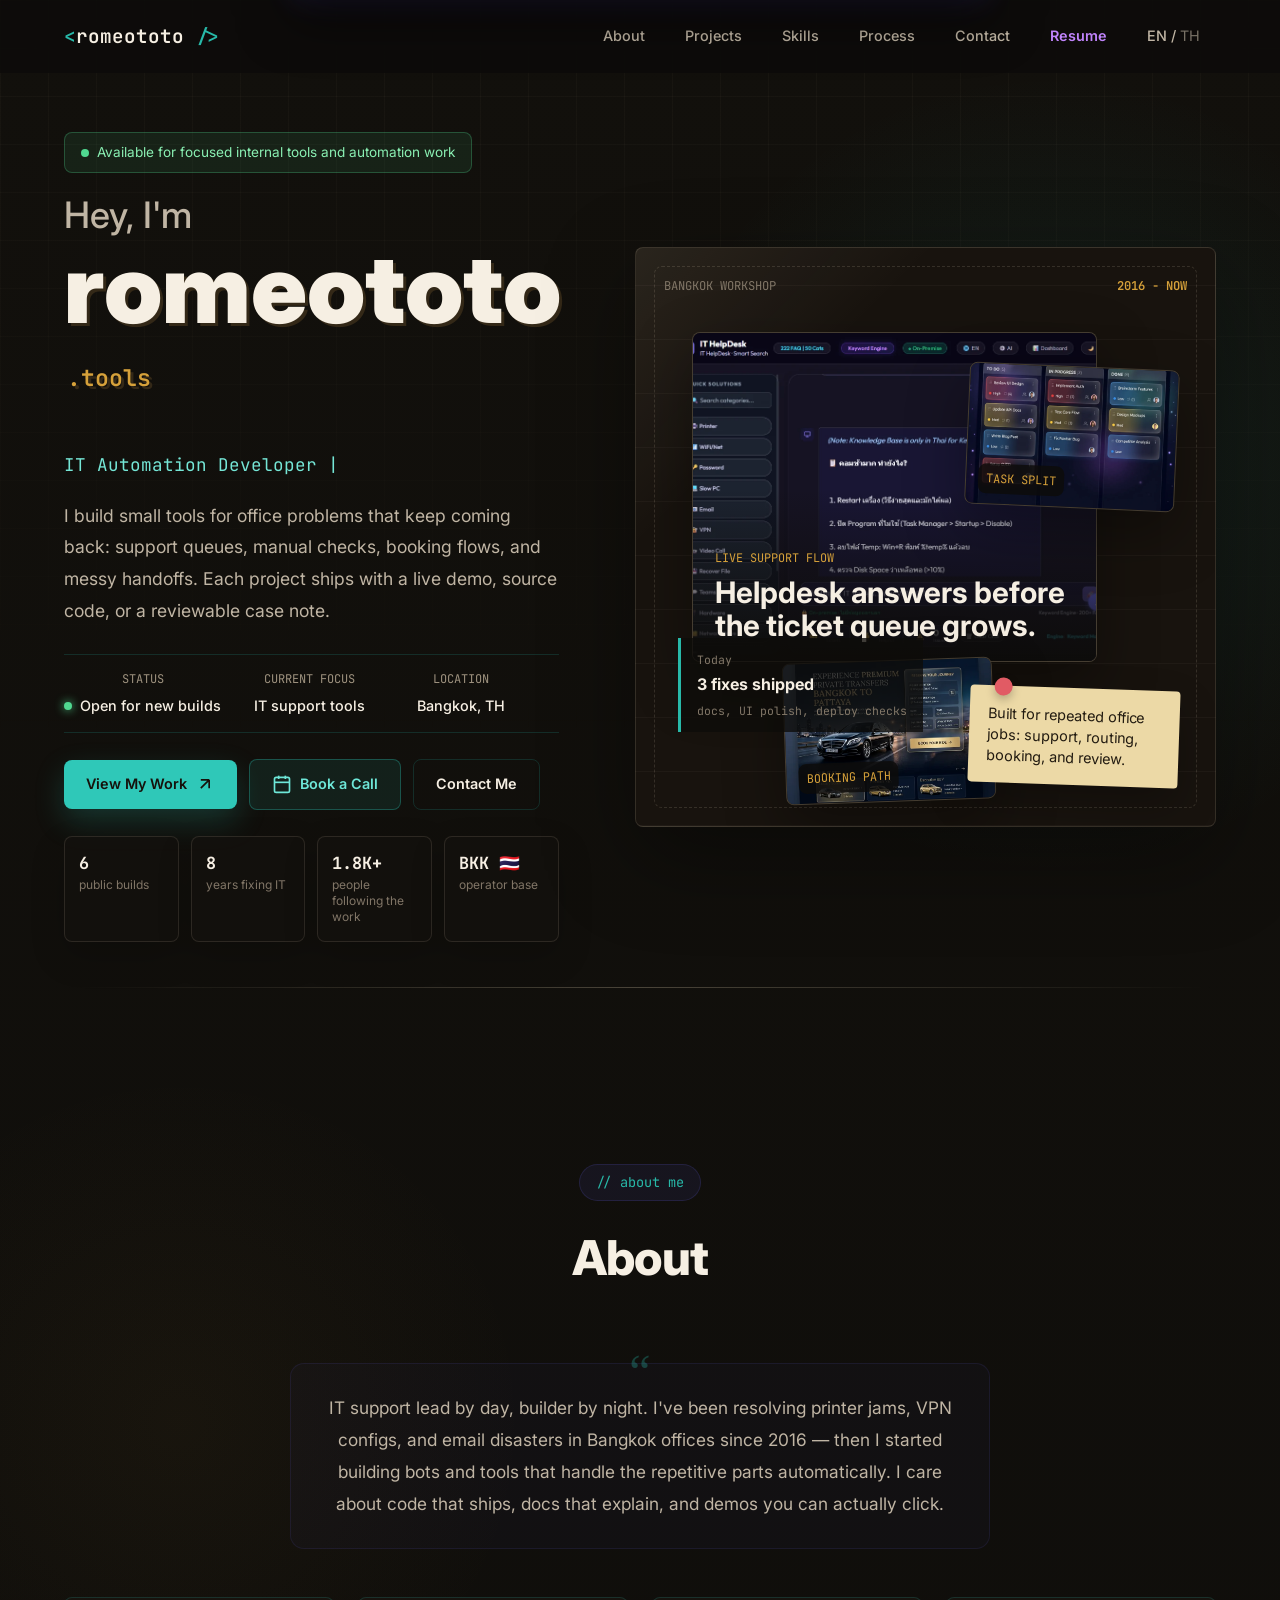
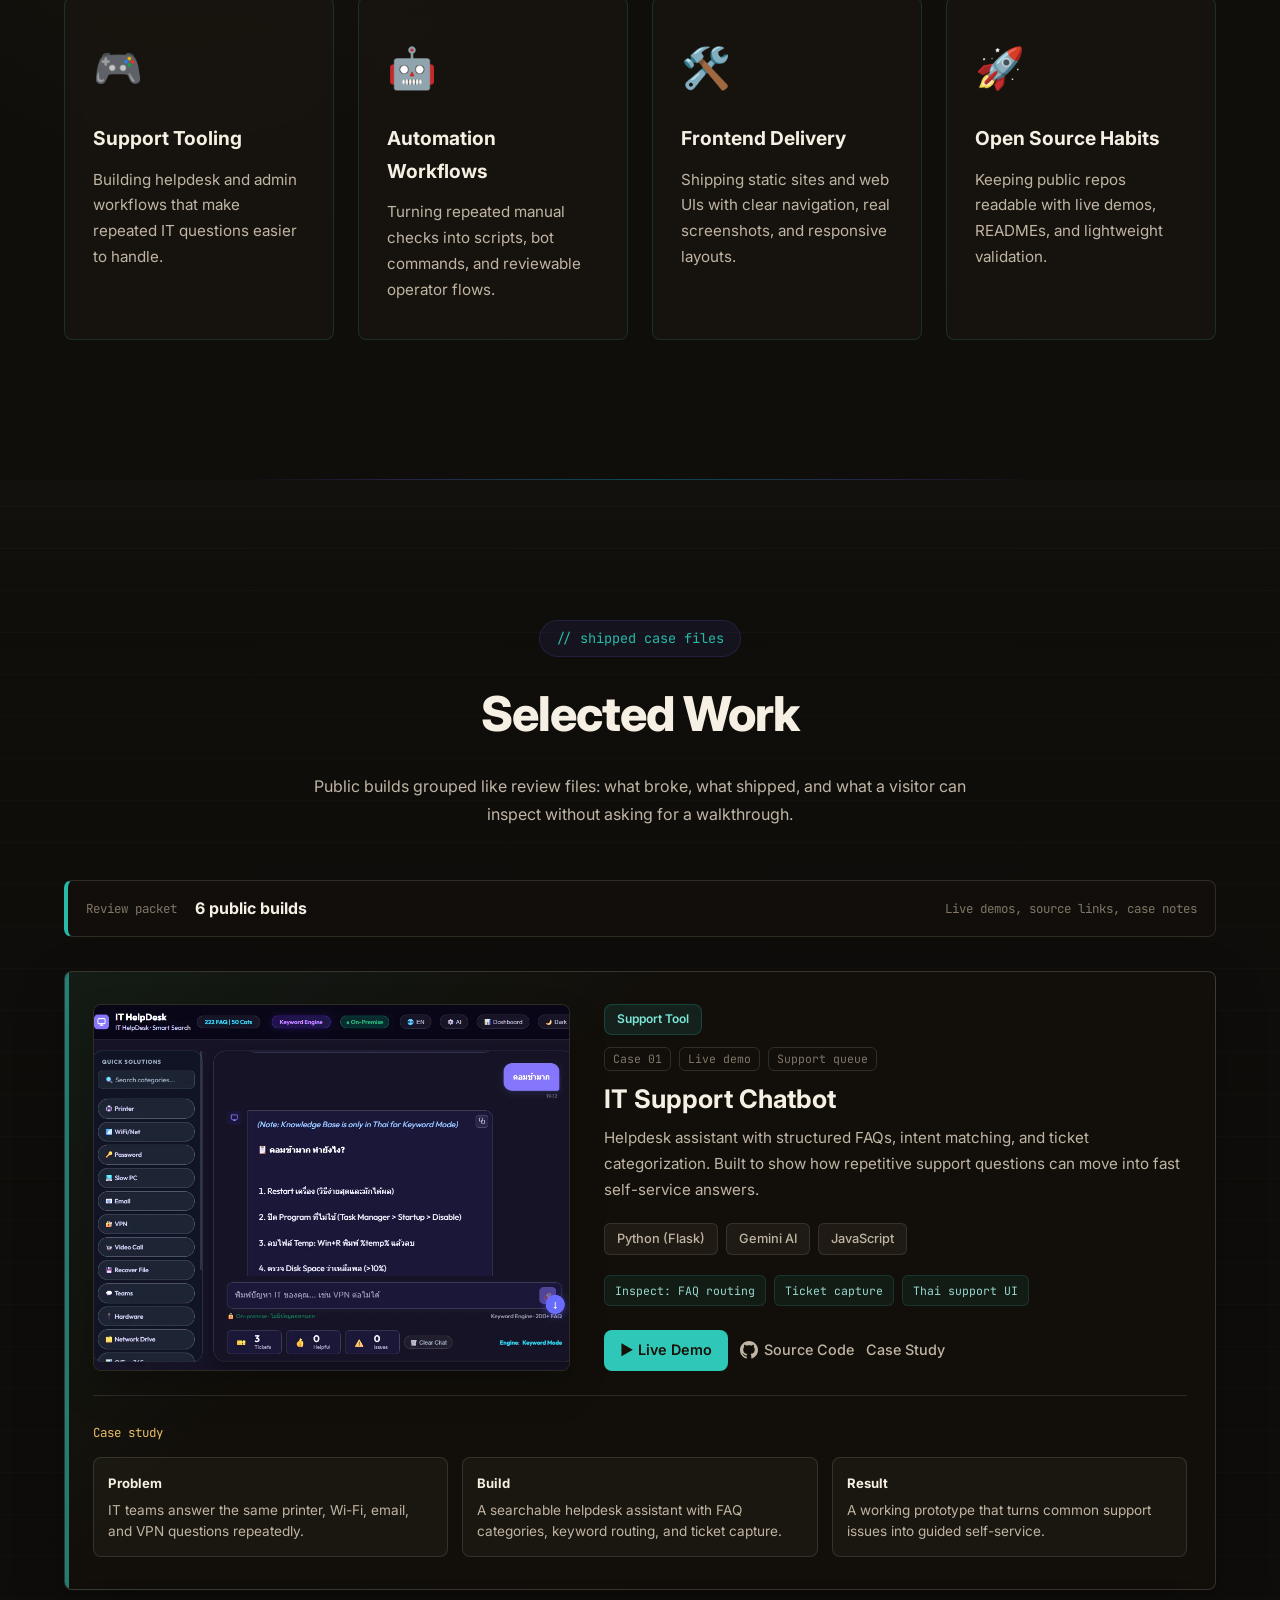
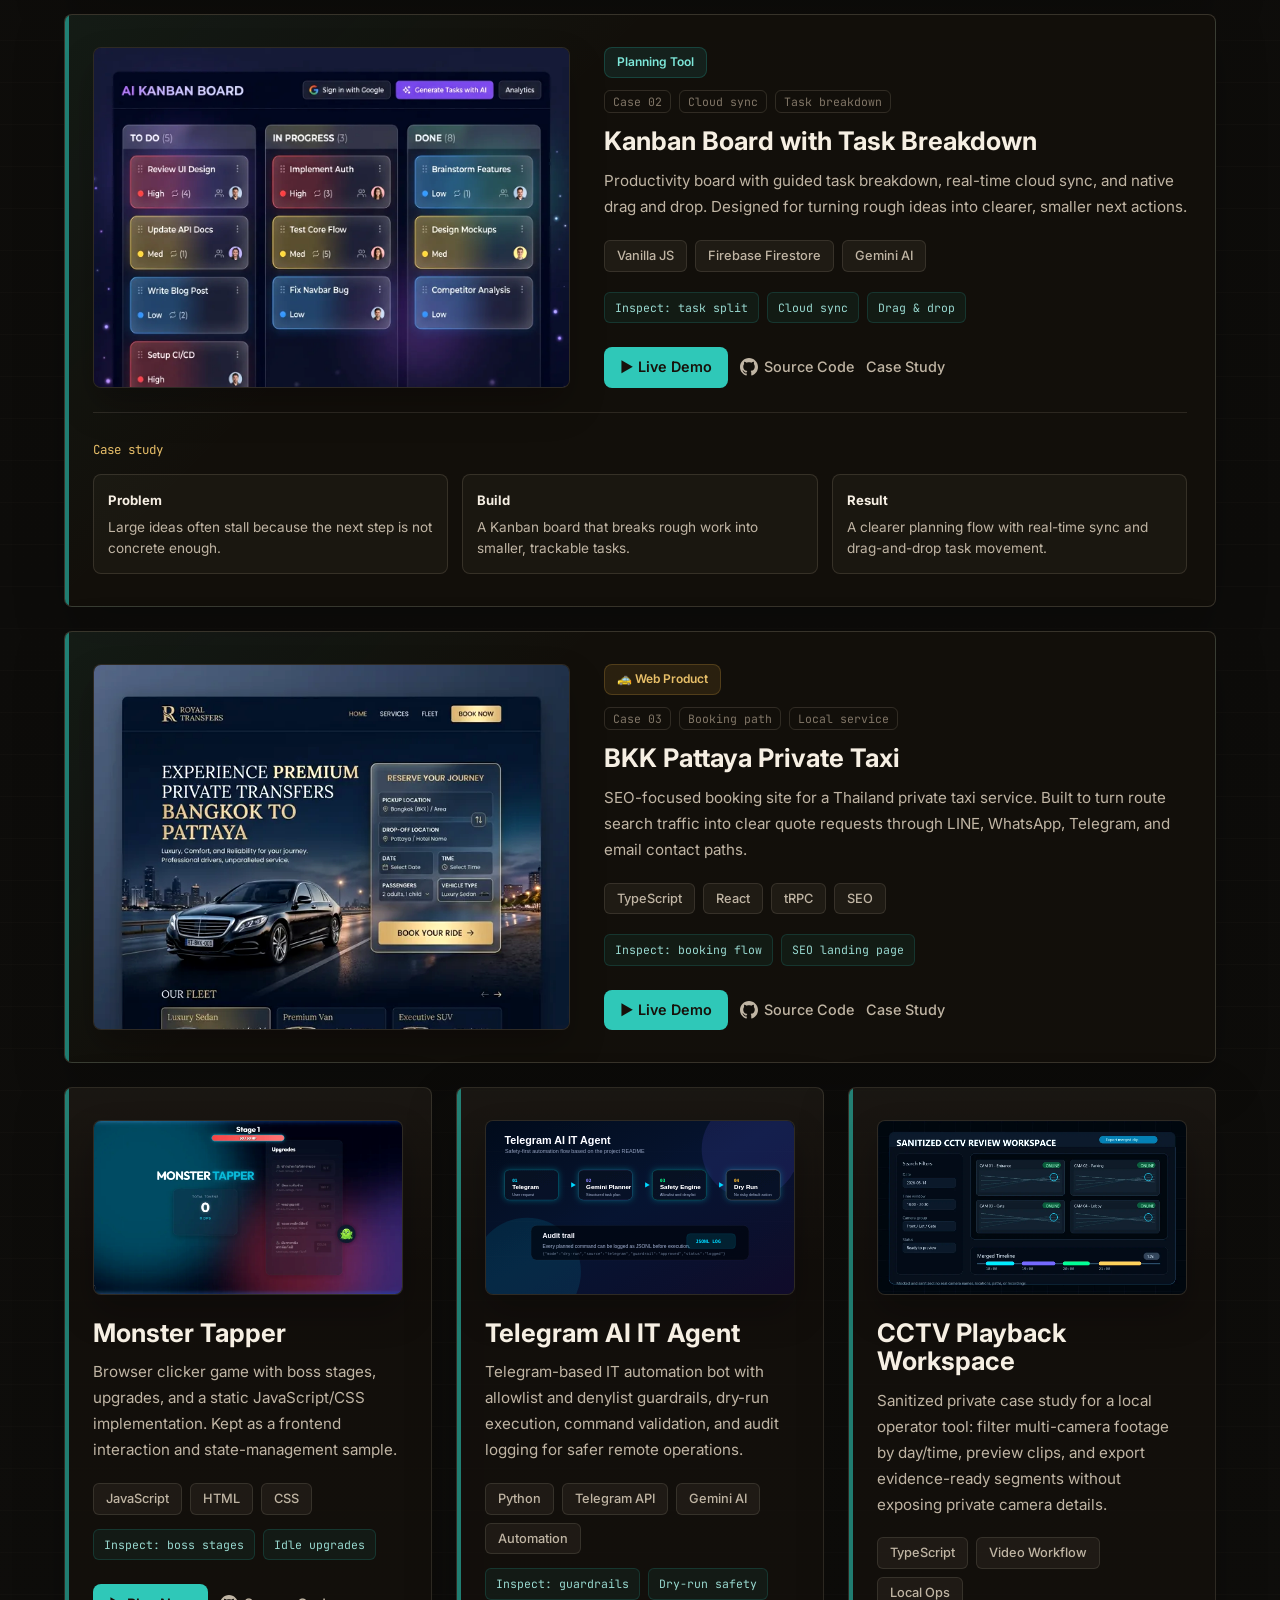
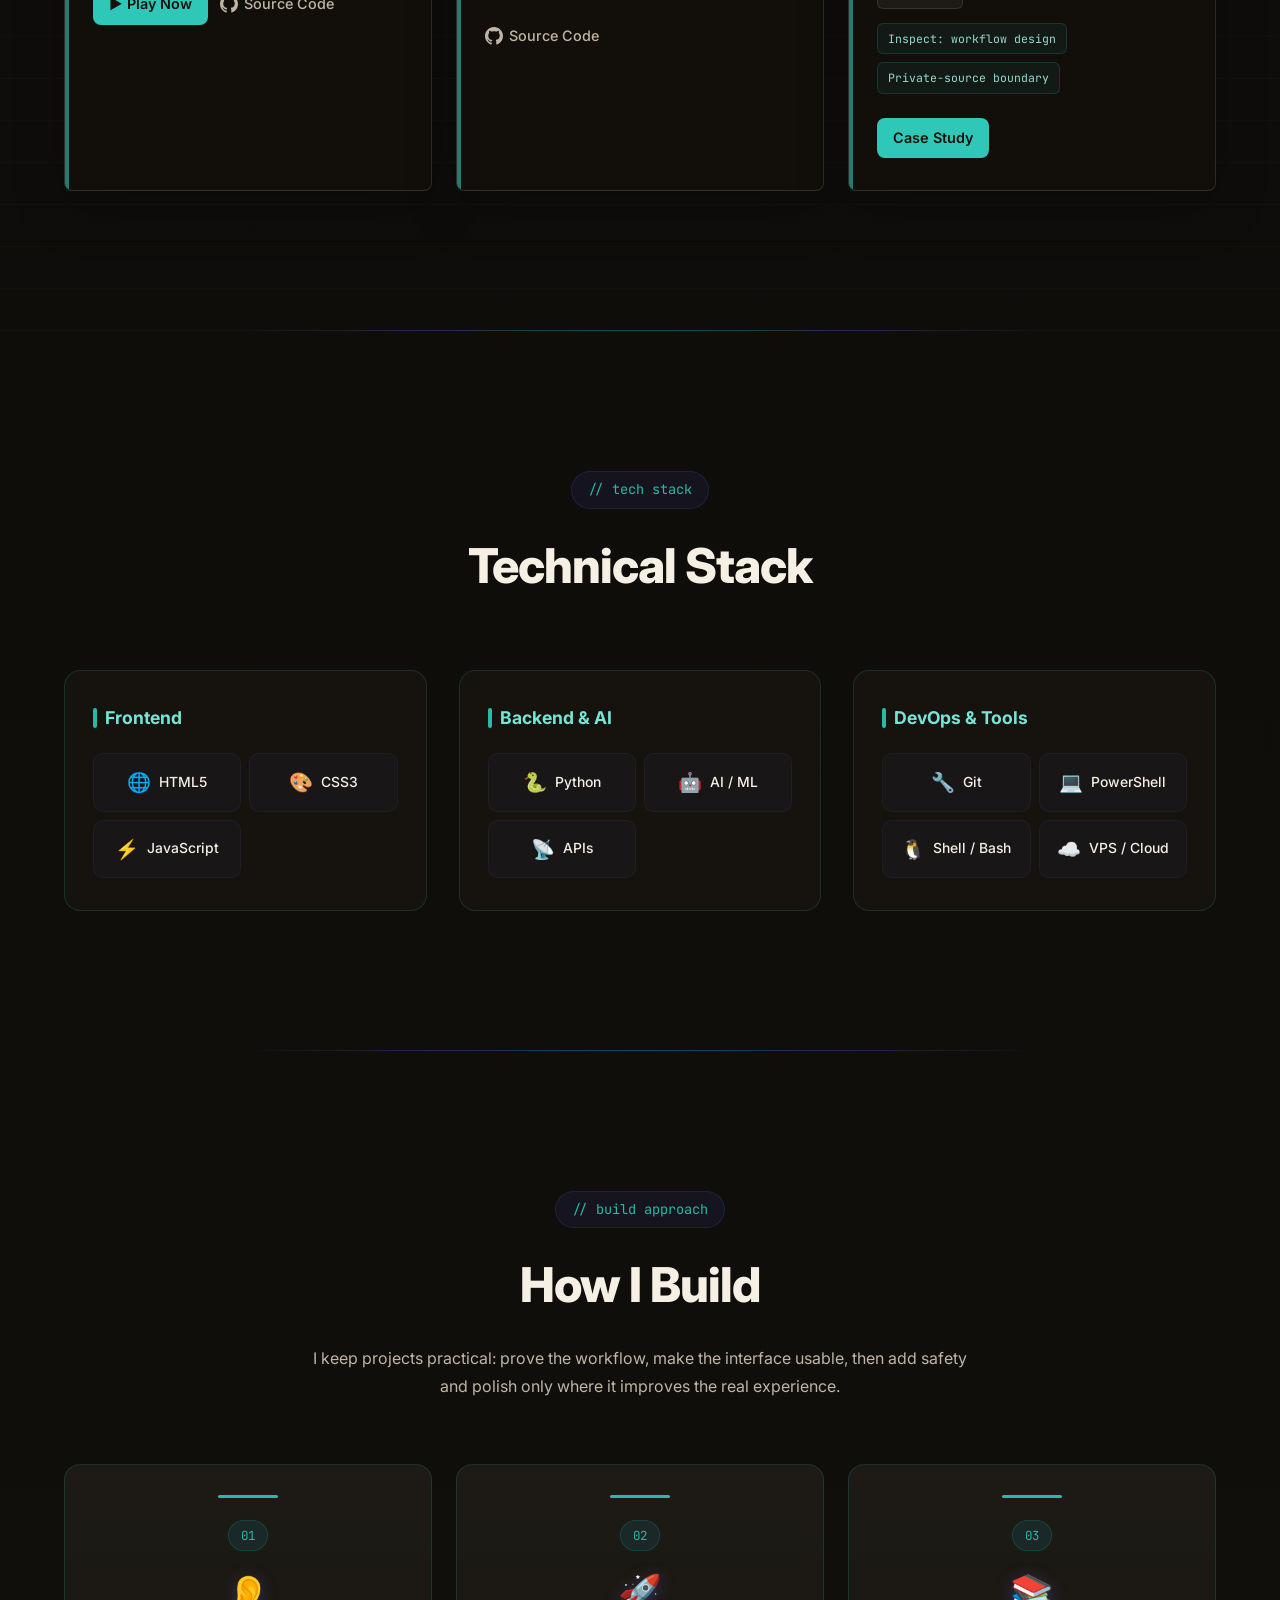
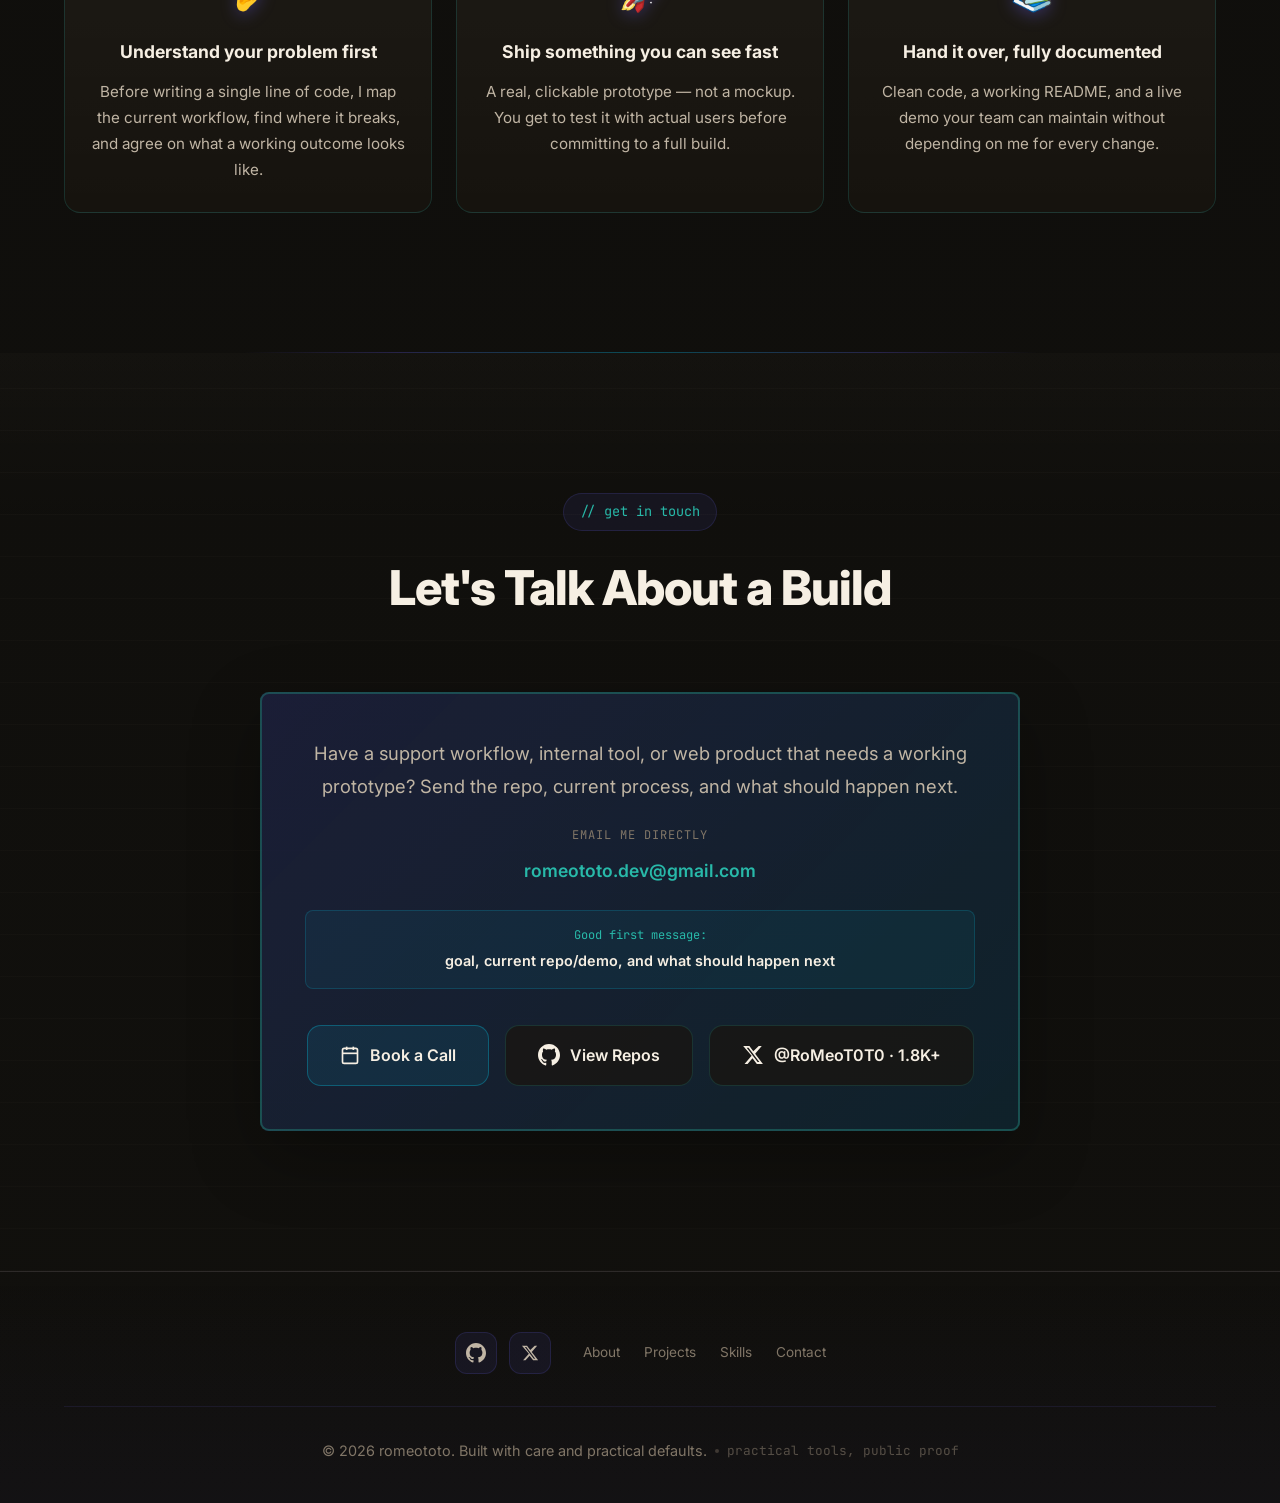
<file: index.html>
<!doctype html>
<html lang="en">
  <head>
    <meta charset="UTF-8" />
    <meta name="viewport" content="width=device-width, initial-scale=1.0" />
    <title>romeototo | IT Automation & Web Tools</title>
    <meta
      name="description"
      content="Portfolio of romeototo, a Bangkok-based developer building IT support tools, automation workflows, and small web products."
    />
    <meta name="theme-color" content="#0a0a0f" />
    <meta property="og:title" content="romeototo | IT Automation & Web Tools" />
    <meta
      property="og:description"
      content="Explore IT support tools, automation workflows, and small web products by romeototo."
    />
    <meta property="og:type" content="website" />
    <meta
      property="og:url"
      content="https://romeototo.github.io/portfolio-website/"
    />
    <meta
      property="og:image"
      content="https://romeototo.github.io/portfolio-website/assets/screenshots/preview.png"
    />
    <!-- Twitter Cards -->
    <meta name="twitter:card" content="summary_large_image" />
    <meta
      name="twitter:title"
      content="romeototo | IT Automation & Web Tools"
    />
    <meta
      name="twitter:description"
      content="Portfolio of romeototo, a Bangkok-based developer building IT support tools, automation workflows, and small web products."
    />
    <meta
      name="twitter:image"
      content="https://romeototo.github.io/portfolio-website/assets/screenshots/preview.png"
    />
    <!-- Structured Data -->
    <script type="application/ld+json">
      {
        "@context": "https://schema.org",
        "@type": "Person",
        "name": "romeototo",
        "url": "https://romeototo.github.io/portfolio-website/",
        "jobTitle": "IT Automation Developer",
        "description": "Bangkok-based developer building IT support tools, automation workflows, and small web products.",
        "sameAs": ["https://github.com/romeototo", "https://x.com/RoMeoT0T0"],
        "knowsAbout": [
          "IT Support Tools",
          "Automation Workflows",
          "Python",
          "JavaScript",
          "React"
        ],
        "address": {
          "@type": "PostalAddress",
          "addressLocality": "Bangkok",
          "addressCountry": "TH"
        }
      }
    </script>
    <!-- Favicon -->
    <link rel="icon" type="image/svg+xml" href="assets/favicon.svg" />
    <link rel="preconnect" href="https://fonts.googleapis.com" />
    <link rel="preconnect" href="https://fonts.gstatic.com" crossorigin />
    <link
      href="https://fonts.googleapis.com/css2?family=Inter:wght@300;400;500;600;700;800;900&family=JetBrains+Mono:wght@400;600&display=swap"
      rel="stylesheet"
    />
    <link rel="stylesheet" href="style.css" />
  </head>
  <body>
    <!-- Animated background -->
    <div class="bg-grid" aria-hidden="true"></div>
    <div class="bg-glow bg-glow-1" aria-hidden="true"></div>
    <div class="bg-glow bg-glow-2" aria-hidden="true"></div>
    <div class="bg-glow bg-glow-3" aria-hidden="true"></div>

    <!-- Floating particles -->
    <div id="particles" aria-hidden="true"></div>

    <!-- Navigation -->
    <nav class="navbar" id="navbar">
      <div class="nav-container">
        <a href="#" class="nav-logo">
          <span class="logo-bracket">&lt;</span>romeototo<span
            class="logo-bracket"
          >
            /&gt;</span
          >
        </a>
        <div class="nav-links" id="navLinks">
          <a href="#about" class="nav-link" data-th="เกี่ยวกับฉัน">About</a>
          <a href="#projects" class="nav-link" data-th="ผลงาน">Projects</a>
          <a href="#skills" class="nav-link" data-th="ทักษะ">Skills</a>
          <a href="#process" class="nav-link" data-th="กระบวนการ">Process</a>
          <a href="#contact" class="nav-link" data-th="ติดต่อ">Contact</a>
          <a
            href="https://romeototo.github.io/resume/"
            class="nav-link"
            target="_blank"
            rel="noopener noreferrer"
            data-th="เรซูเม่"
            >Resume</a
          >
          <a
            href="javascript:void(0);"
            class="nav-link lang-toggle"
            aria-label="Toggle language to Thai"
            >EN / <span>TH</span></a
          >
        </div>
        <button
          class="nav-toggle"
          id="navToggle"
          aria-label="Toggle menu"
          aria-expanded="false"
          aria-controls="navLinks"
        >
          <span></span><span></span><span></span>
        </button>
      </div>
      <div class="scroll-progress">
        <div class="scroll-progress-bar" id="scrollProgress"></div>
      </div>
    </nav>

    <!-- Hero Section -->
    <section class="hero" id="hero">
      <div class="hero-content">
        <div
          class="hero-badge"
          data-th="<span class='badge-dot'></span>รับพัฒนา Internal Tools และ Automation"
        >
          <span class="badge-dot"></span>
          Available for focused internal tools and automation work
        </div>
        <h1 class="hero-title">
          <span class="hero-greeting" data-th="สวัสดี ผมชื่อ">Hey, I'm</span>
          <span class="hero-name">romeototo</span>
        </h1>
        <div class="hero-roles">
          <span class="sr-only"
            >IT Automation Developer, Python, JavaScript, Support Tools, Web
            Products</span
          >
          <span class="role-text" id="typewriter" aria-hidden="true"></span>
          <span class="cursor" aria-hidden="true">|</span>
        </div>
        <p
          class="hero-description"
          data-th="แก้ปัญหา IT ในออฟฟิศกรุงเทพมาตั้งแต่ปี 2016 แล้วเริ่มสร้างเครื่องมือที่ช่วยให้ไม่ต้องแก้ปัญหาเดิมซ้ำ — แชทบอตซัพพอร์ต ระบบอัตโนมัติ และเว็บโปรดักต์ที่ใช้งานได้จริง"
        >
          I build small tools for office problems that keep coming back:
          support queues, manual checks, booking flows, and messy handoffs.
          Each project ships with a live demo, source code, or a reviewable
          case note.
        </p>

        <!-- Status Dashboard -->
        <div class="status-dashboard">
          <div class="status-item">
            <span class="status-label" data-th="สถานะ">Status</span>
            <span class="status-value">
              <span class="status-indicator"></span>
              <span data-th="พร้อมรับงานใหม่">Open for new builds</span>
            </span>
          </div>
          <div class="status-item">
            <span class="status-label" data-th="โฟกัสปัจจุบัน"
              >Current Focus</span
            >
            <span class="status-value" data-th="เครื่องมือซัพพอร์ตไอที"
              >IT support tools</span
            >
          </div>
          <div class="status-item">
            <span class="status-label" data-th="ที่อยู่">Location</span>
            <span class="status-value" data-th="กรุงเทพฯ">Bangkok, TH</span>
          </div>
        </div>

        <div class="hero-cta">
          <div class="hero-cta-row">
            <a
              href="#projects"
              class="btn btn-primary"
              data-th="<span>ดูผลงานของผม</span><svg width='20' height='20' viewBox='0 0 24 24' fill='none' stroke='currentColor' stroke-width='2'><path d='M7 17L17 7M17 7H7M17 7v10'></path></svg>"
            >
              <span>View My Work</span>
              <svg
                width="20"
                height="20"
                viewBox="0 0 24 24"
                fill="none"
                stroke="currentColor"
                stroke-width="2"
              >
                <path d="M7 17L17 7M17 7H7M17 7v10" />
              </svg>
            </a>
            <a
              href="https://calendly.com/romeototo"
              target="_blank"
              rel="noopener noreferrer"
              class="btn btn-secondary"
              data-th="<svg width='20' height='20' viewBox='0 0 24 24' fill='none' stroke='currentColor' stroke-width='2'><rect x='3' y='4' width='18' height='18' rx='2' ry='2'></rect><line x1='16' y1='2' x2='16' y2='6'></line><line x1='8' y1='2' x2='8' y2='6'></line><line x1='3' y1='10' x2='21' y2='10'></line></svg><span>นัดคุยงาน</span>"
            >
              <svg
                width="20"
                height="20"
                viewBox="0 0 24 24"
                fill="none"
                stroke="currentColor"
                stroke-width="2"
              >
                <rect x="3" y="4" width="18" height="18" rx="2" ry="2"></rect>
                <line x1="16" y1="2" x2="16" y2="6"></line>
                <line x1="8" y1="2" x2="8" y2="6"></line>
                <line x1="3" y1="10" x2="21" y2="10"></line>
              </svg>
              <span>Book a Call</span>
            </a>
            <a
              href="#contact"
              class="btn btn-ghost"
              data-th="<span>ติดต่อฉัน</span>"
            >
              <span>Contact Me</span>
            </a>
          </div>
        </div>
        <div class="proof-strip" aria-label="Portfolio summary">
          <div class="proof-item">
            <strong data-count="6">0</strong>
            <span>public builds</span>
          </div>
          <div class="proof-item">
            <strong data-count="8">0</strong>
            <span>years fixing IT</span>
          </div>
          <div class="proof-item">
            <strong>1.8K+</strong>
            <span>people following the work</span>
          </div>
          <div class="proof-item">
            <strong>BKK &#x1F1F9;&#x1F1ED;</strong>
            <span>operator base</span>
          </div>
        </div>
      </div>
      <div class="hero-visual">
        <div class="workbench-board" aria-label="Recent builds workbench">
          <div class="workbench-rail">
            <span>Bangkok workshop</span>
            <strong>2016 - now</strong>
          </div>
          <article class="build-card build-card-main">
            <img
              src="assets/projects/it-support-chatbot.webp"
              alt="IT support chatbot interface"
              width="947"
              height="690"
            />
            <div>
              <span class="build-kicker">Live support flow</span>
              <h2>Helpdesk answers before the ticket queue grows.</h2>
            </div>
          </article>
          <article class="build-card build-card-small build-card-kanban">
            <img
              src="assets/projects/ai-kanban-board.webp"
              alt="AI Kanban Board interface"
              width="1200"
              height="600"
            />
            <span>Task split</span>
          </article>
          <article class="build-card build-card-small build-card-taxi">
            <img
              src="assets/projects/bkk-pattaya-taxi.webp"
              alt="BKK Pattaya private taxi booking page"
              width="1200"
              height="600"
            />
            <span>Booking path</span>
          </article>
          <div class="bench-note">
            <span class="note-pin"></span>
            <p>Built for repeated office jobs: support, routing, booking, and review.</p>
          </div>
          <div class="bench-ticket">
            <span>Today</span>
            <strong>3 fixes shipped</strong>
            <small>docs, UI polish, deploy checks</small>
          </div>
        </div>
        <div class="code-window">
          <div class="code-header">
            <div class="code-dots">
              <span class="dot dot-red"></span>
              <span class="dot dot-yellow"></span>
              <span class="dot dot-green"></span>
            </div>
            <span class="code-title">profile.js</span>
          </div>
          <div class="code-body">
            <pre><code><span class="code-keyword">const</span> <span class="code-var">romeototo</span> = {
  <span class="code-key">name</span>: <span class="code-string">"romeototo"</span>,
  <span class="code-key">role</span>: <span class="code-string">"IT Automation Developer"</span>,
  <span class="code-key">location</span>: <span class="code-string">"Bangkok 🇹🇭"</span>,
  <span class="code-key">roles</span>: [
    <span class="code-string">"Python"</span>,
    <span class="code-string">"JavaScript"</span>,
    <span class="code-string">"Support Tools"</span>,
    <span class="code-string">"Web Products"</span>
  ],
  <span class="code-key">focus</span>: <span class="code-string">"Small tools that solve repeated work"</span>
};</code></pre>
          </div>
        </div>
      </div>
    </section>



    <!-- About Section -->
    <section class="section" id="about">
      <div class="container">
        <div class="section-header">
          <span class="section-tag">// about me</span>
          <h2 class="section-title" data-th="เกี่ยวกับตัวผม">About</h2>
        </div>
        <p class="about-bio" data-th="หัวหน้า IT support ในออฟฟิศกรุงเทพตอนกลางวัน builder ตอนกลางคืน ผมแก้ปัญหา printer, VPN, และ email ในออฟฟิศกรุงเทพมาตั้งแต่ปี 2016 แล้วเริ่มสร้างบอตและเครื่องมือที่จัดการส่วนเดิมแบบอัตโนมัติ">
          IT support lead by day, builder by night. I've been resolving
          printer jams, VPN configs, and email disasters in Bangkok offices
          since 2016 — then I started building bots and tools that handle
          the repetitive parts automatically. I care about code that ships,
          docs that explain, and demos you can actually click.
        </p>
        <div class="about-grid">
          <div class="about-card">
            <div class="about-icon">🎮</div>
            <h3>Support Tooling</h3>
            <p>
              Building helpdesk and admin workflows that make repeated IT
              questions easier to handle.
            </p>
          </div>
          <div class="about-card">
            <div class="about-icon">🤖</div>
            <h3>Automation Workflows</h3>
            <p>
              Turning repeated manual checks into scripts, bot commands, and
              reviewable operator flows.
            </p>
          </div>
          <div class="about-card">
            <div class="about-icon">🛠️</div>
            <h3>Frontend Delivery</h3>
            <p>
              Shipping static sites and web UIs with clear navigation, real
              screenshots, and responsive layouts.
            </p>
          </div>
          <div class="about-card">
            <div class="about-icon">🚀</div>
            <h3>Open Source Habits</h3>
            <p>
              Keeping public repos readable with live demos, READMEs, and
              lightweight validation.
            </p>
          </div>
        </div>
      </div>
    </section>

    <!-- Projects Section -->
    <section class="section section-dark" id="projects">
      <div class="container">
        <div class="section-header">
          <span class="section-tag">// shipped case files</span>
          <h2 class="section-title" data-th="โปรเจกต์เด่น">Selected Work</h2>
          <p
            class="section-intro"
            data-th="รวมโปรเจกต์สาธารณะที่มีเดโม ลิงก์โค้ด และ case study โดยเน้นปัญหาที่แก้และสิ่งที่ผู้รีวิวตรวจสอบได้"
          >
            Public builds grouped like review files: what broke, what shipped,
            and what a visitor can inspect without asking for a walkthrough.
          </p>
        </div>
        <div class="dossier-strip" aria-label="Portfolio review summary">
          <span>Review packet</span>
          <strong>6 public builds</strong>
          <span>Live demos, source links, case notes</span>
        </div>
        <div class="projects-grid">
          <div class="project-card project-featured">
            <div class="project-media">
              <img
                src="assets/projects/it-support-chatbot.webp"
                alt="IT Support Chatbot interface preview"
                loading="lazy"
                width="947"
                height="690"
              />
            </div>
            <div class="project-badge badge-cyan">Support Tool</div>
            <div class="project-meta">
              <span>Case 01</span>
              <span>Live demo</span>
              <span>Support queue</span>
            </div>
            <div class="project-icon">🖥️</div>
            <h3 class="project-name">IT Support Chatbot</h3>
            <p class="project-desc">
              Helpdesk assistant with structured FAQs, intent matching, and
              ticket categorization. Built to show how repetitive support
              questions can move into fast self-service answers.
            </p>
            <div class="project-tech">
              <span class="tech-tag">Python (Flask)</span>
              <span class="tech-tag">Gemini AI</span>
              <span class="tech-tag">JavaScript</span>
            </div>
            <div class="project-proof">
              <span>Inspect: FAQ routing</span>
              <span>Ticket capture</span>
              <span>Thai support UI</span>
            </div>
            <div class="project-links">
              <a
                href="https://romeototo.github.io/it-support-chatbot/"
                target="_blank"
                rel="noopener noreferrer"
                class="project-link project-link-primary link-cyan"
              >
                ▶ Live Demo
              </a>
              <a
                href="https://github.com/romeototo/it-support-chatbot"
                target="_blank"
                rel="noopener noreferrer"
                class="project-link"
              >
                <svg
                  width="18"
                  height="18"
                  viewBox="0 0 24 24"
                  fill="currentColor"
                >
                  <path
                    d="M12 0c-6.626 0-12 5.373-12 12 0 5.302 3.438 9.8 8.207 11.387.599.111.793-.261.793-.577v-2.234c-3.338.726-4.033-1.416-4.033-1.416-.546-1.387-1.333-1.756-1.333-1.756-1.089-.745.083-.729.083-.729 1.205.084 1.839 1.237 1.839 1.237 1.07 1.834 2.807 1.304 3.492.997.107-.775.418-1.305.762-1.604-2.665-.305-5.467-1.334-5.467-5.931 0-1.311.469-2.381 1.236-3.221-.124-.303-.535-1.524.117-3.176 0 0 1.008-.322 3.301 1.23.957-.266 1.983-.399 3.003-.404 1.02.005 2.047.138 3.006.404 2.291-1.552 3.297-1.23 3.297-1.23.653 1.653.242 2.874.118 3.176.77.84 1.235 1.911 1.235 3.221 0 4.609-2.807 5.624-5.479 5.921.43.372.823 1.102.823 2.222v3.293c0 .319.192.694.801.576 4.765-1.589 8.199-6.086 8.199-11.386 0-6.627-5.373-12-12-12z"
                  />
                </svg>
                Source Code
              </a>
              <a href="case-studies/it-support-chatbot/" class="project-link">
                Case Study
              </a>
            </div>
            <div class="case-study">
              <span class="case-study-label">Case study</span>
              <dl>
                <div>
                  <dt>Problem</dt>
                  <dd>
                    IT teams answer the same printer, Wi-Fi, email, and VPN
                    questions repeatedly.
                  </dd>
                </div>
                <div>
                  <dt>Build</dt>
                  <dd>
                    A searchable helpdesk assistant with FAQ categories, keyword
                    routing, and ticket capture.
                  </dd>
                </div>
                <div>
                  <dt>Result</dt>
                  <dd>
                    A working prototype that turns common support issues into
                    guided self-service.
                  </dd>
                </div>
              </dl>
            </div>
          </div>

          <div class="project-card project-featured">
            <div class="project-media project-media-square">
              <img
                src="assets/projects/ai-kanban-board.webp"
                alt="AI Kanban Board project preview"
                loading="lazy"
                width="1200"
                height="1200"
              />
            </div>
            <div class="project-badge badge-purple">Planning Tool</div>
            <div class="project-meta">
              <span>Case 02</span>
              <span>Cloud sync</span>
              <span>Task breakdown</span>
            </div>
            <div class="project-icon">📋</div>
            <h3 class="project-name">Kanban Board with Task Breakdown</h3>
            <p class="project-desc">
              Productivity board with guided task breakdown, real-time cloud sync,
              and native drag and drop. Designed for turning rough ideas into
              clearer, smaller next actions.
            </p>
            <div class="project-tech">
              <span class="tech-tag">Vanilla JS</span>
              <span class="tech-tag">Firebase Firestore</span>
              <span class="tech-tag">Gemini AI</span>
            </div>
            <div class="project-proof">
              <span>Inspect: task split</span>
              <span>Cloud sync</span>
              <span>Drag & drop</span>
            </div>
            <div class="project-links">
              <a
                href="https://romeototo.github.io/ai-kanban-board/"
                target="_blank"
                rel="noopener noreferrer"
                class="project-link project-link-primary link-purple"
              >
                ▶ Live Demo
              </a>
              <a
                href="https://github.com/romeototo/ai-kanban-board"
                target="_blank"
                rel="noopener noreferrer"
                class="project-link"
              >
                <svg
                  width="18"
                  height="18"
                  viewBox="0 0 24 24"
                  fill="currentColor"
                >
                  <path
                    d="M12 0c-6.626 0-12 5.373-12 12 0 5.302 3.438 9.8 8.207 11.387.599.111.793-.261.793-.577v-2.234c-3.338.726-4.033-1.416-4.033-1.416-.546-1.387-1.333-1.756-1.333-1.756-1.089-.745.083-.729.083-.729 1.205.084 1.839 1.237 1.839 1.237 1.07 1.834 2.807 1.304 3.492.997.107-.775.418-1.305.762-1.604-2.665-.305-5.467-1.334-5.467-5.931 0-1.311.469-2.381 1.236-3.221-.124-.303-.535-1.524.117-3.176 0 0 1.008-.322 3.301 1.23.957-.266 1.983-.399 3.003-.404 1.02.005 2.047.138 3.006.404 2.291-1.552 3.297-1.23 3.297-1.23.653 1.653.242 2.874.118 3.176.77.84 1.235 1.911 1.235 3.221 0 4.609-2.807 5.624-5.479 5.921.43.372.823 1.102.823 2.222v3.293c0 .319.192.694.801.576 4.765-1.589 8.199-6.086 8.199-11.386 0-6.627-5.373-12-12-12z"
                  />
                </svg>
                Source Code
              </a>
              <a href="case-studies/ai-kanban-board/" class="project-link">
                Case Study
              </a>
            </div>
            <div class="case-study">
              <span class="case-study-label">Case study</span>
              <dl>
                <div>
                  <dt>Problem</dt>
                  <dd>
                    Large ideas often stall because the next step is not
                    concrete enough.
                  </dd>
                </div>
                <div>
                  <dt>Build</dt>
                  <dd>
                    A Kanban board that breaks rough work into smaller,
                    trackable tasks.
                  </dd>
                </div>
                <div>
                  <dt>Result</dt>
                  <dd>
                    A clearer planning flow with real-time sync and
                    drag-and-drop task movement.
                  </dd>
                </div>
              </dl>
            </div>
          </div>

          <div class="project-card project-featured">
            <div class="project-media">
              <img
                src="assets/projects/bkk-pattaya-taxi.webp"
                alt="BKK Pattaya Taxi landing page preview"
                loading="lazy"
                width="1024"
                height="1024"
              />
            </div>
            <div class="project-badge">🚕 Web Product</div>
            <div class="project-meta">
              <span>Case 03</span>
              <span>Booking path</span>
              <span>Local service</span>
            </div>
            <div class="project-icon">🚕</div>
            <h3 class="project-name">BKK Pattaya Private Taxi</h3>
            <p class="project-desc">
              SEO-focused booking site for a Thailand private taxi service.
              Built to turn route search traffic into clear quote requests
              through LINE, WhatsApp, Telegram, and email contact paths.
            </p>
            <div class="project-tech">
              <span class="tech-tag">TypeScript</span>
              <span class="tech-tag">React</span>
              <span class="tech-tag">tRPC</span>
              <span class="tech-tag">SEO</span>
            </div>
            <div class="project-proof">
              <span>Inspect: booking flow</span>
              <span>SEO landing page</span>
            </div>
            <div class="project-links">
              <a
                href="https://romeototo.github.io/bkk-pattaya-taxi/"
                target="_blank"
                rel="noopener noreferrer"
                class="project-link project-link-primary link-indigo"
              >
                ▶ Live Demo
              </a>
              <a
                href="https://github.com/romeototo/bkk-pattaya-taxi"
                target="_blank"
                rel="noopener noreferrer"
                class="project-link"
              >
                <svg
                  width="18"
                  height="18"
                  viewBox="0 0 24 24"
                  fill="currentColor"
                >
                  <path
                    d="M12 0c-6.626 0-12 5.373-12 12 0 5.302 3.438 9.8 8.207 11.387.599.111.793-.261.793-.577v-2.234c-3.338.726-4.033-1.416-4.033-1.416-.546-1.387-1.333-1.756-1.333-1.756-1.089-.745.083-.729.083-.729 1.205.084 1.839 1.237 1.839 1.237 1.07 1.834 2.807 1.304 3.492.997.107-.775.418-1.305.762-1.604-2.665-.305-5.467-1.334-5.467-5.931 0-1.311.469-2.381 1.236-3.221-.124-.303-.535-1.524.117-3.176 0 0 1.008-.322 3.301 1.23.957-.266 1.983-.399 3.003-.404 1.02.005 2.047.138 3.006.404 2.291-1.552 3.297-1.23 3.297-1.23.653 1.653.242 2.874.118 3.176.77.84 1.235 1.911 1.235 3.221 0 4.609-2.807 5.624-5.479 5.921.43.372.823 1.102.823 2.222v3.293c0 .319.192.694.801.576 4.765-1.589 8.199-6.086 8.199-11.386 0-6.627-5.373-12-12-12z"
                  />
                </svg>
                Source Code
              </a>
              <a href="case-studies/bkk-pattaya-taxi/" class="project-link">
                Case Study
              </a>
            </div>
          </div>

          <div class="project-card">
            <div class="project-media">
              <img
                src="assets/projects/monster-tapper.webp"
                alt="Monster Tapper gameplay screenshot"
                loading="lazy"
                width="1200"
                height="591"
              />
            </div>
            <div class="project-icon">👾</div>
            <h3 class="project-name">Monster Tapper</h3>
            <p class="project-desc">
              Browser clicker game with boss stages, upgrades, and a static
              JavaScript/CSS implementation. Kept as a frontend interaction and
              state-management sample.
            </p>
            <div class="project-tech">
              <span class="tech-tag">JavaScript</span>
              <span class="tech-tag">HTML</span>
              <span class="tech-tag">CSS</span>
            </div>
            <div class="project-proof">
              <span>Inspect: boss stages</span>
              <span>Idle upgrades</span>
            </div>
            <div class="project-links">
              <a
                href="https://romeototo.github.io/monster-tapper/"
                target="_blank"
                rel="noopener noreferrer"
                class="project-link project-link-primary link-pink"
              >
                ▶ Play Now
              </a>
              <a
                href="https://github.com/romeototo/monster-tapper"
                target="_blank"
                rel="noopener noreferrer"
                class="project-link"
              >
                <svg
                  width="18"
                  height="18"
                  viewBox="0 0 24 24"
                  fill="currentColor"
                >
                  <path
                    d="M12 0c-6.626 0-12 5.373-12 12 0 5.302 3.438 9.8 8.207 11.387.599.111.793-.261.793-.577v-2.234c-3.338.726-4.033-1.416-4.033-1.416-.546-1.387-1.333-1.756-1.333-1.756-1.089-.745.083-.729.083-.729 1.205.084 1.839 1.237 1.839 1.237 1.07 1.834 2.807 1.304 3.492.997.107-.775.418-1.305.762-1.604-2.665-.305-5.467-1.334-5.467-5.931 0-1.311.469-2.381 1.236-3.221-.124-.303-.535-1.524.117-3.176 0 0 1.008-.322 3.301 1.23.957-.266 1.983-.399 3.003-.404 1.02.005 2.047.138 3.006.404 2.291-1.552 3.297-1.23 3.297-1.23.653 1.653.242 2.874.118 3.176.77.84 1.235 1.911 1.235 3.221 0 4.609-2.807 5.624-5.479 5.921.43.372.823 1.102.823 2.222v3.293c0 .319.192.694.801.576 4.765-1.589 8.199-6.086 8.199-11.386 0-6.627-5.373-12-12-12z"
                  />
                </svg>
                Source Code
              </a>
            </div>
          </div>

          <div class="project-card">
            <div class="project-media">
              <img
                src="assets/projects/telegram-agent-architecture.svg"
                alt="Telegram AI IT Agent architecture preview"
                loading="lazy"
                width="1200"
                height="675"
              />
            </div>
            <div class="project-icon">🤖</div>
            <h3 class="project-name">Telegram AI IT Agent</h3>
            <p class="project-desc">
              Telegram-based IT automation bot with allowlist and denylist
              guardrails, dry-run execution, command validation, and audit
              logging for safer remote operations.
            </p>
            <div class="project-tech">
              <span class="tech-tag">Python</span>
              <span class="tech-tag">Telegram API</span>
              <span class="tech-tag">Gemini AI</span>
              <span class="tech-tag">Automation</span>
            </div>
            <div class="project-proof">
              <span>Inspect: guardrails</span>
              <span>Dry-run safety</span>
            </div>
            <div class="project-links">
              <a
                href="https://github.com/romeototo/telegram-ai-it-automation-agent"
                target="_blank"
                rel="noopener noreferrer"
                class="project-link"
              >
                <svg
                  width="18"
                  height="18"
                  viewBox="0 0 24 24"
                  fill="currentColor"
                >
                  <path
                    d="M12 0c-6.626 0-12 5.373-12 12 0 5.302 3.438 9.8 8.207 11.387.599.111.793-.261.793-.577v-2.234c-3.338.726-4.033-1.416-4.033-1.416-.546-1.387-1.333-1.756-1.333-1.756-1.089-.745.083-.729.083-.729 1.205.084 1.839 1.237 1.839 1.237 1.07 1.834 2.807 1.304 3.492.997.107-.775.418-1.305.762-1.604-2.665-.305-5.467-1.334-5.467-5.931 0-1.311.469-2.381 1.236-3.221-.124-.303-.535-1.524.117-3.176 0 0 1.008-.322 3.301 1.23.957-.266 1.983-.399 3.003-.404 1.02.005 2.047.138 3.006.404 2.291-1.552 3.297-1.23 3.297-1.23.653 1.653.242 2.874.118 3.176.77.84 1.235 1.911 1.235 3.221 0 4.609-2.807 5.624-5.479 5.921.43.372.823 1.102.823 2.222v3.293c0 .319.192.694.801.576 4.765-1.589 8.199-6.086 8.199-11.386 0-6.627-5.373-12-12-12z"
                  />
                </svg>
                Source Code
              </a>
            </div>
          </div>

          <div class="project-card">
            <div class="project-media">
              <img
                src="assets/projects/cctv-workspace-mock.webp"
                alt="Sanitized CCTV Playback Workspace mock interface"
                loading="lazy"
                width="1200"
                height="675"
              />
            </div>
            <div class="project-icon">🎥</div>
            <h3 class="project-name">CCTV Playback Workspace</h3>
            <p class="project-desc">
              Sanitized private case study for a local operator tool: filter
              multi-camera footage by day/time, preview clips, and export
              evidence-ready segments without exposing private camera details.
            </p>
            <div class="project-tech">
              <span class="tech-tag">TypeScript</span>
              <span class="tech-tag">Video Workflow</span>
              <span class="tech-tag">Local Ops</span>
            </div>
            <div class="project-proof">
              <span>Inspect: workflow design</span>
              <span>Private-source boundary</span>
            </div>
            <div class="project-links">
              <a
                href="case-studies/cctv-playback-workspace/"
                class="project-link project-link-primary link-cyan"
              >
                Case Study
              </a>
            </div>
          </div>
        </div>
      </div>
    </section>

    <!-- Skills Section -->
    <section class="section" id="skills">
      <div class="container">
        <div class="section-header">
          <span class="section-tag">// tech stack</span>
          <h2 class="section-title" data-th="ทักษะและเครื่องมือ">
            Technical Stack
          </h2>
        </div>
        <div class="skills-grid">
          <div class="skill-category">
            <h3 class="skill-cat-title">Frontend</h3>
            <div class="skill-items">
              <div class="skill-item">
                <span class="skill-icon">🌐</span> HTML5
              </div>
              <div class="skill-item">
                <span class="skill-icon">🎨</span> CSS3
              </div>
              <div class="skill-item">
                <span class="skill-icon">⚡</span> JavaScript
              </div>
            </div>
          </div>
          <div class="skill-category">
            <h3 class="skill-cat-title">Backend & AI</h3>
            <div class="skill-items">
              <div class="skill-item">
                <span class="skill-icon">🐍</span> Python
              </div>
              <div class="skill-item">
                <span class="skill-icon">🤖</span> AI / ML
              </div>
              <div class="skill-item">
                <span class="skill-icon">📡</span> APIs
              </div>
            </div>
          </div>
          <div class="skill-category">
            <h3 class="skill-cat-title">DevOps & Tools</h3>
            <div class="skill-items">
              <div class="skill-item">
                <span class="skill-icon">🔧</span> Git
              </div>
              <div class="skill-item">
                <span class="skill-icon">💻</span> PowerShell
              </div>
              <div class="skill-item">
                <span class="skill-icon">🐧</span> Shell / Bash
              </div>
              <div class="skill-item">
                <span class="skill-icon">☁️</span> VPS / Cloud
              </div>
            </div>
          </div>
        </div>
      </div>
    </section>

    <!-- Process Section -->
    <section class="section" id="process">
      <div class="container">
        <div class="section-header">
          <span class="section-tag">// build approach</span>
          <h2 class="section-title" data-th="แนวทางการทำงาน">How I Build</h2>
          <p
            class="section-intro"
            data-th="ผมเน้นทำโปรเจกต์ที่ใช้งานได้จริง: พิสูจน์แนวคิด ทำหน้าตาให้ใช้งานง่าย แล้วค่อยเติมระบบอื่นๆ เฉพาะจุดที่เพิ่มประสบการณ์การใช้งานให้ดีขึ้นจริงๆ"
          >
            I keep projects practical: prove the workflow, make the interface
            usable, then add safety and polish only where it improves the real
            experience.
          </p>
        </div>
        <div class="process-grid">
          <div class="process-card">
            <span class="process-step">01</span>
            <div class="process-icon">👂</div>
            <h3>Understand your problem first</h3>
            <p>
              Before writing a single line of code, I map the current workflow,
              find where it breaks, and agree on what a working outcome looks like.
            </p>
          </div>
          <div class="process-card">
            <span class="process-step">02</span>
            <div class="process-icon">🚀</div>
            <h3>Ship something you can see fast</h3>
            <p>
              A real, clickable prototype — not a mockup. You get to test it
              with actual users before committing to a full build.
            </p>
          </div>
          <div class="process-card">
            <span class="process-step">03</span>
            <div class="process-icon">📚</div>
            <h3>Hand it over, fully documented</h3>
            <p>
              Clean code, a working README, and a live demo your team can
              maintain without depending on me for every change.
            </p>
          </div>
        </div>
      </div>
    </section>


    <!-- Contact Section -->
    <section class="section section-dark" id="contact">
      <div class="container">
        <div class="section-header">
          <span class="section-tag">// get in touch</span>
          <h2 class="section-title">Let's Talk About a Build</h2>
        </div>
        <div class="contact-content contact-glow">
          <p class="contact-text">
            Have a support workflow, internal tool, or web product that needs a
            working prototype? Send the repo, current process, and what should
            happen next.
          </p>
          <div class="contact-email">
            <span class="contact-email-label">Email me directly</span>
            <a
              href="mailto:romeototo.dev@gmail.com"
              class="contact-email-link"
              id="contactEmail"
              >romeototo.dev@gmail.com</a
            >
          </div>
          <div class="contact-brief">
            <span>Good first message:</span>
            <strong
              >goal, current repo/demo, and what should happen next</strong
            >
          </div>
          <div class="contact-links">
            <a
              href="https://calendly.com/romeototo"
              target="_blank"
              rel="noopener noreferrer"
              class="contact-btn contact-btn-primary"
            >
              <svg
                width="20"
                height="20"
                viewBox="0 0 24 24"
                fill="none"
                stroke="currentColor"
                stroke-width="2"
              >
                <rect x="3" y="4" width="18" height="18" rx="2" ry="2"></rect>
                <line x1="16" y1="2" x2="16" y2="6"></line>
                <line x1="8" y1="2" x2="8" y2="6"></line>
                <line x1="3" y1="10" x2="21" y2="10"></line>
              </svg>
              Book a Call
            </a>
            <a
              href="https://github.com/romeototo?tab=repositories"
              target="_blank"
              rel="noopener noreferrer"
              class="contact-btn"
            >
              <svg
                width="22"
                height="22"
                viewBox="0 0 24 24"
                fill="currentColor"
              >
                <path
                  d="M12 0c-6.626 0-12 5.373-12 12 0 5.302 3.438 9.8 8.207 11.387.599.111.793-.261.793-.577v-2.234c-3.338.726-4.033-1.416-4.033-1.416-.546-1.387-1.333-1.756-1.333-1.756-1.089-.745.083-.729.083-.729 1.205.084 1.839 1.237 1.839 1.237 1.07 1.834 2.807 1.304 3.492.997.107-.775.418-1.305.762-1.604-2.665-.305-5.467-1.334-5.467-5.931 0-1.311.469-2.381 1.236-3.221-.124-.303-.535-1.524.117-3.176 0 0 1.008-.322 3.301 1.23.957-.266 1.983-.399 3.003-.404 1.02.005 2.047.138 3.006.404 2.291-1.552 3.297-1.23 3.297-1.23.653 1.653.242 2.874.118 3.176.77.84 1.235 1.911 1.235 3.221 0 4.609-2.807 5.624-5.479 5.921.43.372.823 1.102.823 2.222v3.293c0 .319.192.694.801.576 4.765-1.589 8.199-6.086 8.199-11.386 0-6.627-5.373-12-12-12z"
                />
              </svg>
              View Repos
            </a>
            <a
              href="https://x.com/RoMeoT0T0"
              target="_blank"
              rel="noopener noreferrer"
              class="contact-btn"
            >
              <svg
                width="22"
                height="22"
                viewBox="0 0 24 24"
                fill="currentColor"
              >
                <path
                  d="M18.244 2.25h3.308l-7.227 8.26 8.502 11.24H16.17l-4.714-6.231-5.401 6.231H2.748l7.73-8.835L1.254 2.25H8.08l4.253 5.622zm-1.161 17.52h1.833L7.084 4.126H5.117z"
                />
              </svg>
              @RoMeoT0T0 · 1.8K+
            </a>
          </div>
        </div>
      </div>
    </section>

    <!-- Footer -->
    <footer class="footer">
      <div class="footer-content">
        <div class="footer-grid">
          <div class="footer-social">
            <a
              href="https://github.com/romeototo"
              target="_blank"
              rel="noopener noreferrer"
              aria-label="GitHub"
            >
              <svg
                width="20"
                height="20"
                viewBox="0 0 24 24"
                fill="currentColor"
              >
                <path
                  d="M12 0c-6.626 0-12 5.373-12 12 0 5.302 3.438 9.8 8.207 11.387.599.111.793-.261.793-.577v-2.234c-3.338.726-4.033-1.416-4.033-1.416-.546-1.387-1.333-1.756-1.333-1.756-1.089-.745.083-.729.083-.729 1.205.084 1.839 1.237 1.839 1.237 1.07 1.834 2.807 1.304 3.492.997.107-.775.418-1.305.762-1.604-2.665-.305-5.467-1.334-5.467-5.931 0-1.311.469-2.381 1.236-3.221-.124-.303-.535-1.524.117-3.176 0 0 1.008-.322 3.301 1.23.957-.266 1.983-.399 3.003-.404 1.02.005 2.047.138 3.006.404 2.291-1.552 3.297-1.23 3.297-1.23.653 1.653.242 2.874.118 3.176.77.84 1.235 1.911 1.235 3.221 0 4.609-2.807 5.624-5.479 5.921.43.372.823 1.102.823 2.222v3.293c0 .319.192.694.801.576 4.765-1.589 8.199-6.086 8.199-11.386 0-6.627-5.373-12-12-12z"
                />
              </svg>
            </a>
            <a
              href="https://x.com/RoMeoT0T0"
              target="_blank"
              rel="noopener noreferrer"
              aria-label="X (Twitter)"
            >
              <svg
                width="18"
                height="18"
                viewBox="0 0 24 24"
                fill="currentColor"
              >
                <path
                  d="M18.244 2.25h3.308l-7.227 8.26 8.502 11.24H16.17l-4.714-6.231-5.401 6.231H2.748l7.73-8.835L1.254 2.25H8.08l4.253 5.622zm-1.161 17.52h1.833L7.084 4.126H5.117z"
                />
              </svg>
            </a>
          </div>
          <div class="footer-nav">
            <a href="#about">About</a>
            <a href="#projects">Projects</a>
            <a href="#skills">Skills</a>
            <a href="#contact">Contact</a>
          </div>
        </div>
        <div class="footer-bottom">
          <p>&copy; 2026 romeototo. Built with care and practical defaults.</p>
          <span class="footer-divider"></span>
          <span class="footer-tagline">practical tools, public proof</span>
        </div>
      </div>
    </footer>

    <!-- Back to Top Button -->
    <button id="backToTop" class="back-to-top" aria-label="Scroll back to top">
      <svg
        class="back-to-top-progress"
        width="50"
        height="50"
        viewBox="0 0 50 50"
      >
        <circle
          class="back-to-top-track"
          cx="25"
          cy="25"
          r="22"
          fill="none"
          stroke="rgba(108,99,255,0.15)"
          stroke-width="2.5"
        />
        <circle
          class="back-to-top-ring"
          id="backToTopRing"
          cx="25"
          cy="25"
          r="22"
          fill="none"
          stroke="url(#progressGrad)"
          stroke-width="2.5"
          stroke-linecap="round"
          stroke-dasharray="138.23"
          stroke-dashoffset="138.23"
          transform="rotate(-90 25 25)"
        />
        <defs>
          <linearGradient id="progressGrad" x1="0" y1="0" x2="1" y2="1">
            <stop offset="0%" stop-color="#6c63ff" />
            <stop offset="100%" stop-color="#00d9ff" />
          </linearGradient>
        </defs>
      </svg>
      <svg
        class="back-to-top-icon"
        width="18"
        height="18"
        viewBox="0 0 24 24"
        fill="none"
        stroke="currentColor"
        stroke-width="2.5"
        stroke-linecap="round"
        stroke-linejoin="round"
      >
        <polyline points="18 15 12 9 6 15"></polyline>
      </svg>
    </button>

    <!-- Terminal Easter Egg -->
    <div id="terminal-container">
      <div class="terminal-header">
        <div class="code-dots">
          <span
            class="dot dot-red"
            role="button"
            tabindex="0"
            aria-label="Close terminal"
            title="Close Terminal"
          ></span>
          <span class="dot dot-yellow"></span>
          <span class="dot dot-green"></span>
        </div>
        <span class="code-title"
          >visitor@romeototo: ~ (Press '`' to toggle)</span
        >
      </div>
      <div class="terminal-body" id="terminal-body">
        <div class="term-line">
          <span class="term-prompt">visitor@romeo:~$</span> Welcome to the dev
          terminal! Type 'help' to see available commands.
        </div>
      </div>
      <div class="terminal-input-line">
        <span class="term-prompt">visitor@romeo:~$</span>
        <input
          type="text"
          id="terminal-input"
          aria-label="Terminal command"
          autocomplete="off"
          spellcheck="false"
        />
      </div>
    </div>

    <script src="script.js" defer></script>
  </body>
</html>
</file>
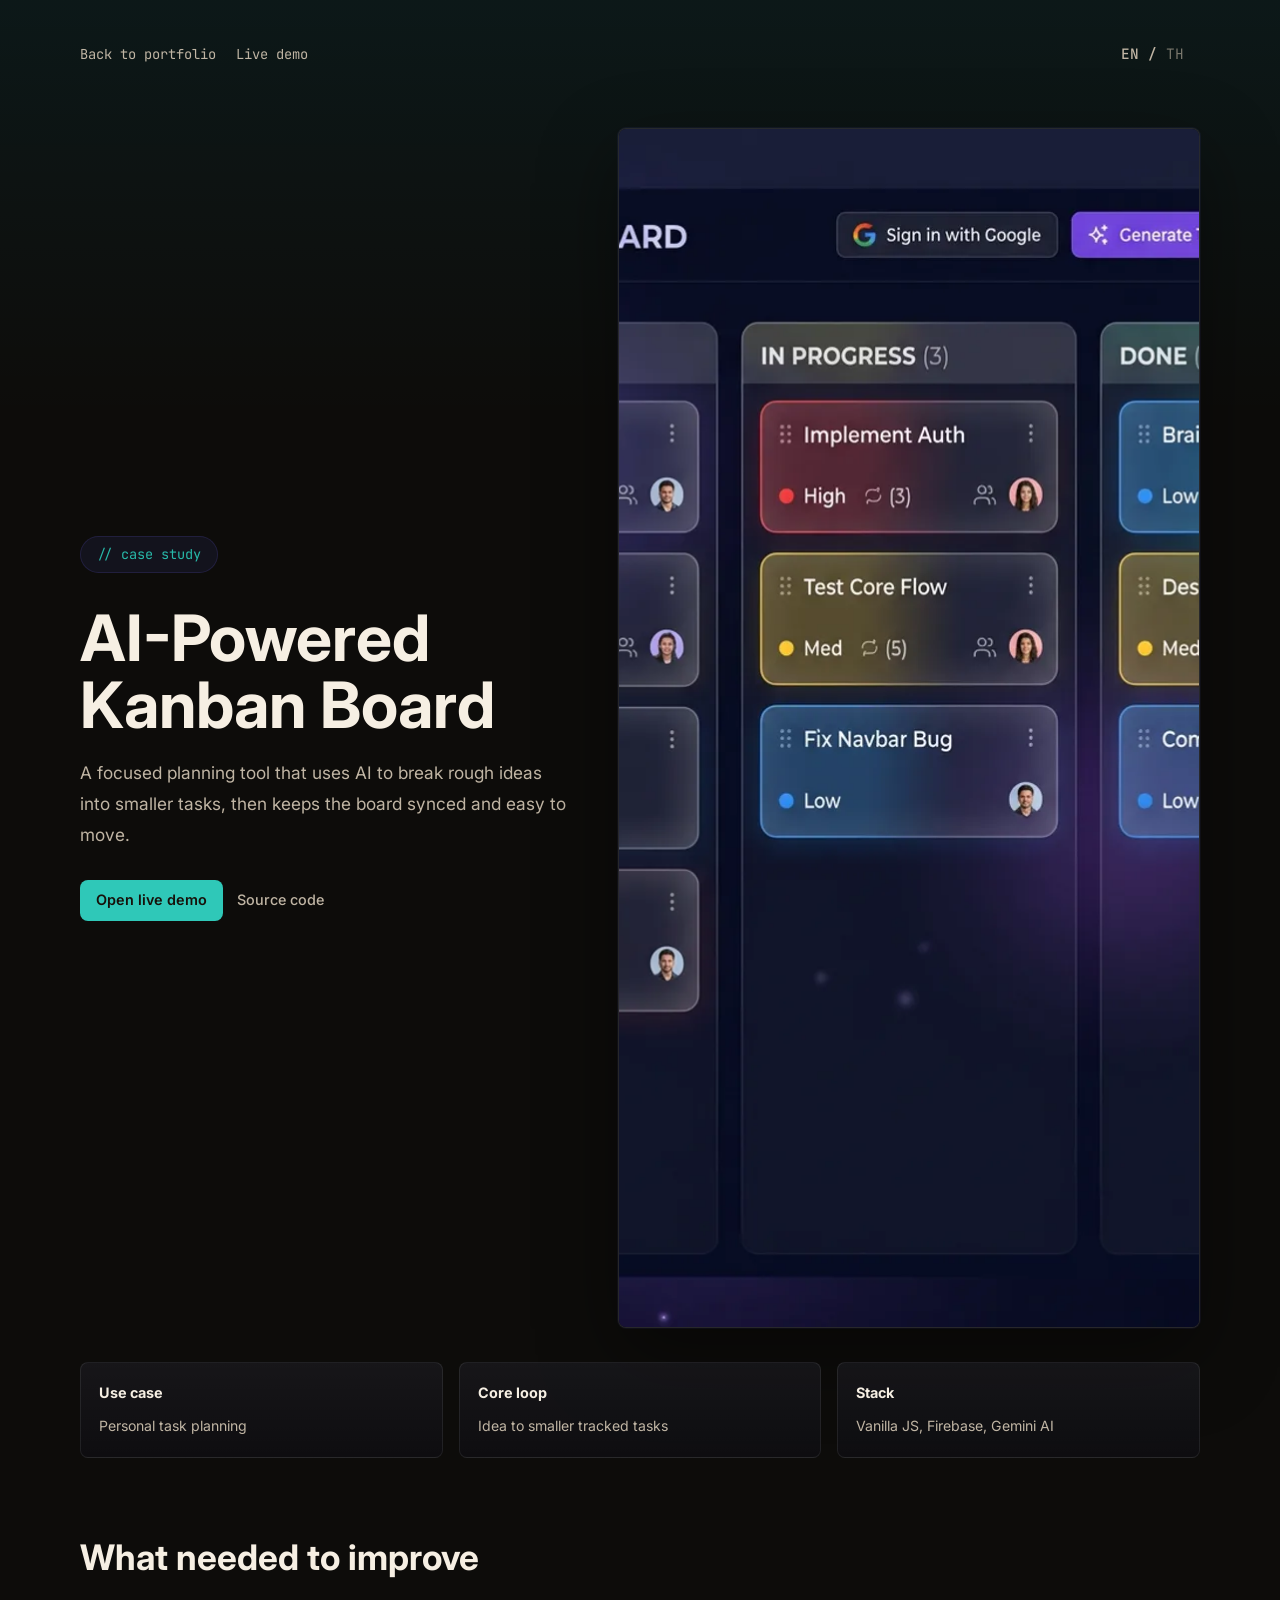
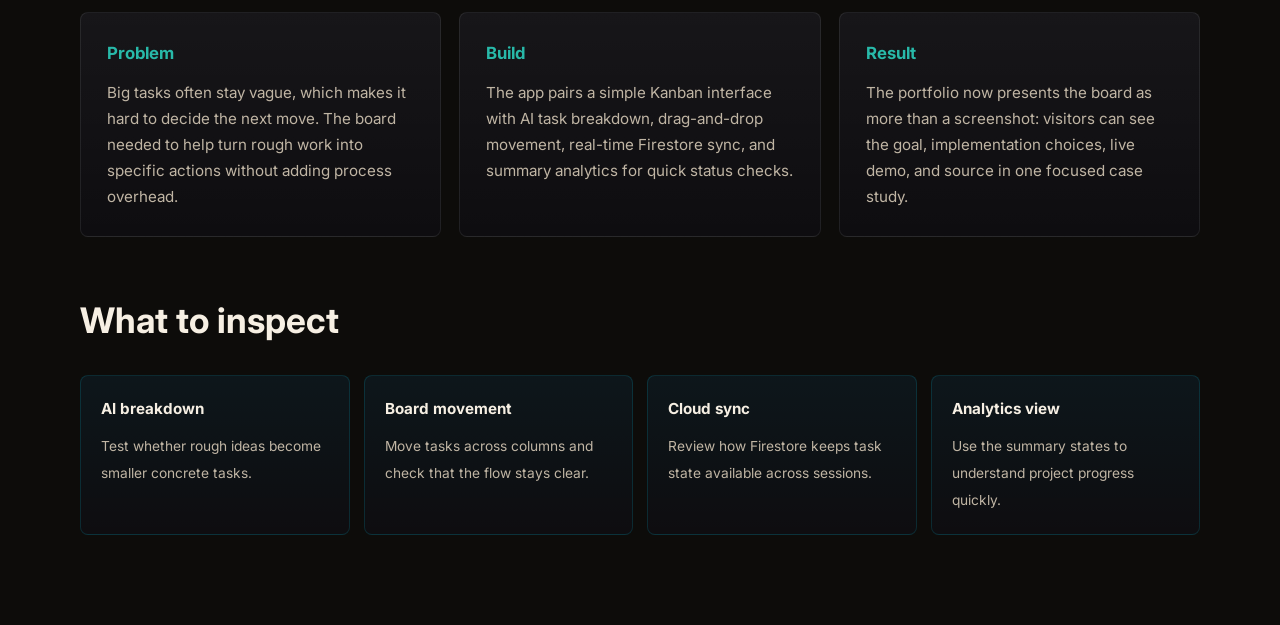
<file: case-studies/ai-kanban-board/index.html>
<!doctype html>
<html lang="en">
  <head>
    <meta charset="UTF-8" />
    <meta name="viewport" content="width=device-width, initial-scale=1.0" />
    <title>AI-Powered Kanban Board Case Study | romeototo</title>
    <meta
      name="description"
      content="Case study for romeototo's AI-Powered Kanban Board, a productivity board with AI task breakdown and real-time cloud sync."
    />
    <meta name="theme-color" content="#0a0a0f" />
    <link rel="preconnect" href="https://fonts.googleapis.com" />
    <link rel="preconnect" href="https://fonts.gstatic.com" crossorigin />
    <link
      href="https://fonts.googleapis.com/css2?family=Inter:wght@300;400;500;600;700;800;900&family=JetBrains+Mono:wght@400;600&display=swap"
      rel="stylesheet"
    />
    <link rel="stylesheet" href="../../style.css" />
    <script src="../../script.js" defer></script>
  </head>
  <body class="case-page">
    <div id="particles" aria-hidden="true"></div>
    <main class="case-shell">
      <nav
        class="case-nav"
        aria-label="Case study navigation"
        style="
          display: flex;
          justify-content: space-between;
          align-items: center;
          width: 100%;
        "
      >
        <div style="display: flex; gap: 20px">
          <a href="../../#projects" data-th="กลับหน้าหลัก">Back to portfolio</a>
          <a
            href="https://romeototo.github.io/ai-kanban-board/"
            target="_blank"
            rel="noopener noreferrer"
            data-th="ดูตัวอย่างการใช้งาน"
            >Live demo</a
          >
        </div>
        <a
          href="javascript:void(0);"
          class="nav-link lang-toggle"
          aria-label="Toggle language to Thai"
          >EN / <span>TH</span></a
        >
      </nav>

      <section class="case-hero">
        <div>
          <span class="section-tag">// case study</span>
          <h1 data-th="กระดาน Kanban พลัง AI">AI-Powered Kanban Board</h1>
          <p
            data-th="เครื่องมือวางแผนที่ใช้ AI ช่วยแตกไอเดียใหญ่ๆ ให้เป็นงานย่อย พร้อมระบบซิงค์ข้อมูลบนคลาวด์แบบเรียลไทม์"
          >
            A focused planning tool that uses AI to break rough ideas into
            smaller tasks, then keeps the board synced and easy to move.
          </p>
          <div class="case-actions">
            <a
              href="https://romeototo.github.io/ai-kanban-board/"
              target="_blank"
              rel="noopener noreferrer"
              class="project-link project-link-primary link-purple"
              data-th="เปิดตัวอย่างการใช้งาน"
              >Open live demo</a
            >
            <a
              href="https://github.com/romeototo/ai-kanban-board"
              target="_blank"
              rel="noopener noreferrer"
              class="project-link"
              data-th="ดูซอร์สโค้ด"
              >Source code</a
            >
          </div>
        </div>
        <img
          src="../../assets/projects/ai-kanban-board.webp"
          alt="AI Kanban Board interface preview"
          class="case-screenshot"
          width="1200"
          height="1200"
        />
      </section>

      <section class="case-metrics" aria-label="Project summary">
        <div>
          <strong data-th="จุดประสงค์">Use case</strong>
          <span data-th="วางแผนงานส่วนตัว">Personal task planning</span>
        </div>
        <div>
          <strong data-th="ขั้นตอนหลัก">Core loop</strong>
          <span data-th="เปลี่ยนไอเดียให้เป็นงานย่อย"
            >Idea to smaller tracked tasks</span
          >
        </div>
        <div>
          <strong data-th="เทคโนโลยี">Stack</strong>
          <span>Vanilla JS, Firebase, Gemini AI</span>
        </div>
      </section>

      <section class="case-section">
        <h2 data-th="ปัญหาที่ต้องแก้ไข">What needed to improve</h2>
        <div class="case-grid">
          <div class="case-panel">
            <h3 data-th="ปัญหา">Problem</h3>
            <p
              data-th="งานชิ้นใหญ่มักจะดูคลุมเครือ ทำให้ยากที่จะตัดสินใจว่าควรเริ่มทำอะไรก่อน กระดานนี้จึงถูกสร้างขึ้นเพื่อช่วยแปลงงานหยาบๆ ให้เป็นสิ่งที่ลงมือทำได้จริงโดยไม่เพิ่มภาระ"
            >
              Big tasks often stay vague, which makes it hard to decide the next
              move. The board needed to help turn rough work into specific
              actions without adding process overhead.
            </p>
          </div>
          <div class="case-panel">
            <h3 data-th="สิ่งที่สร้าง">Build</h3>
            <p
              data-th="แอปนี้จับคู่ UI ของ Kanban ที่เรียบง่ายเข้ากับระบบ AI แตกงานย่อย สามารถลากวางได้ ซิงค์ข้อมูลเรียลไทม์ด้วย Firestore และมีระบบสรุปผลให้ดูสถานะได้เร็วๆ"
            >
              The app pairs a simple Kanban interface with AI task breakdown,
              drag-and-drop movement, real-time Firestore sync, and summary
              analytics for quick status checks.
            </p>
          </div>
          <div class="case-panel">
            <h3 data-th="ผลลัพธ์">Result</h3>
            <p
              data-th="พอร์ตโฟลิโอตอนนี้นำเสนอกระดาน Kanban ที่มีชีวิต ผู้เยี่ยมชมสามารถเห็นเป้าหมาย โค้ดที่ใช้ เดโม่ที่ใช้งานได้จริง และซอร์สโค้ดรวมอยู่ในที่เดียว"
            >
              The portfolio now presents the board as more than a screenshot:
              visitors can see the goal, implementation choices, live demo, and
              source in one focused case study.
            </p>
          </div>
        </div>
      </section>

      <section class="case-section">
        <h2 data-th="สิ่งที่น่าสนใจในโปรเจกต์นี้">What to inspect</h2>
        <div class="inspect-list">
          <div>
            <strong data-th="AI แตกงานย่อย">AI breakdown</strong>
            <span
              data-th="ทดสอบว่า AI สามารถแปลงไอเดียหยาบๆ ให้เป็นงานที่เป็นรูปธรรมได้หรือไม่"
              >Test whether rough ideas become smaller concrete tasks.</span
            >
          </div>
          <div>
            <strong data-th="การเลื่อนสถานะ">Board movement</strong>
            <span
              data-th="ลากการ์ดข้ามคอลัมน์และดูว่า Flow การทำงานลื่นไหลหรือไม่"
              >Move tasks across columns and check that the flow stays
              clear.</span
            >
          </div>
          <div>
            <strong data-th="ระบบ Cloud Sync">Cloud sync</strong>
            <span
              data-th="ดูว่า Firestore บันทึกข้อมูลและซิงค์ข้ามอุปกรณ์ได้อย่างไร"
              >Review how Firestore keeps task state available across
              sessions.</span
            >
          </div>
          <div>
            <strong data-th="Dashboard วิเคราะห์">Analytics view</strong>
            <span
              data-th="ใช้แถบสรุปข้อมูลเพื่อดูความคืบหน้าของโปรเจกต์ได้อย่างรวดเร็ว"
              >Use the summary states to understand project progress
              quickly.</span
            >
          </div>
        </div>
      </section>
    </main>
  </body>
</html>
</file>
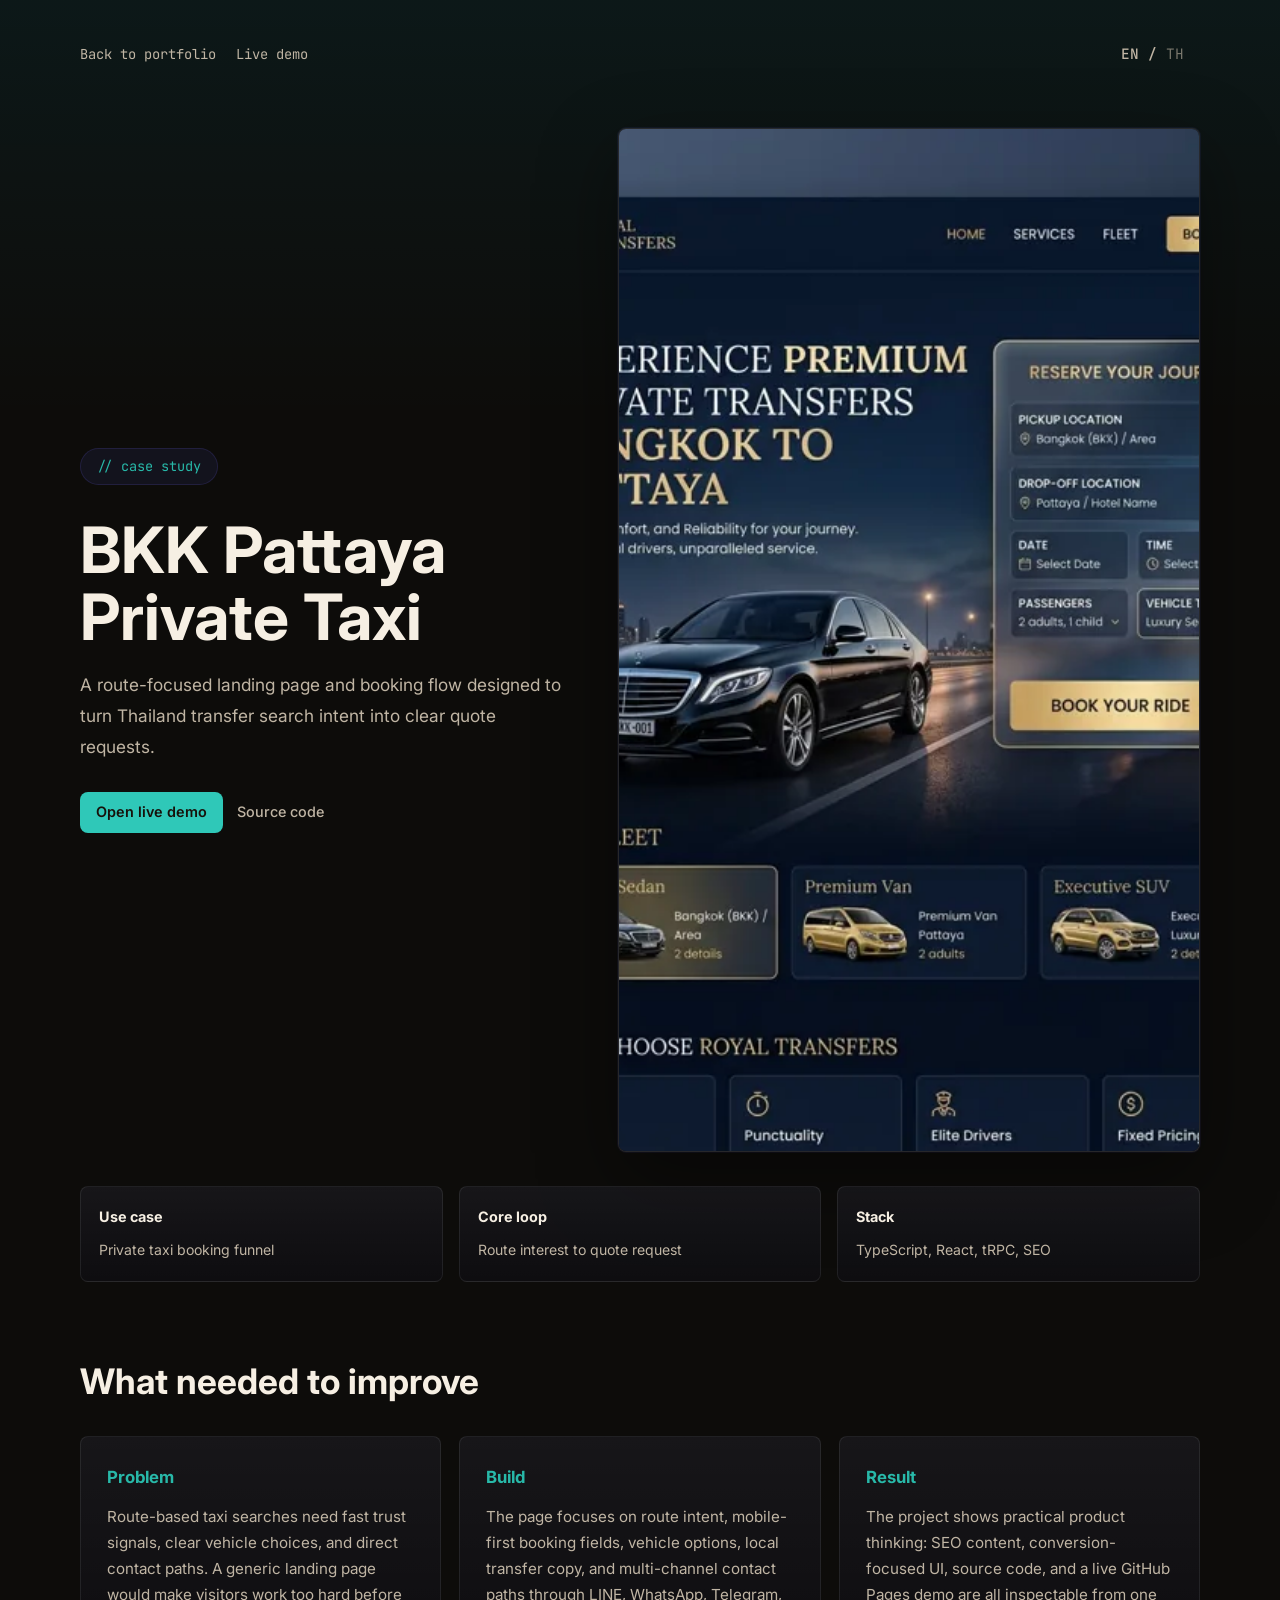
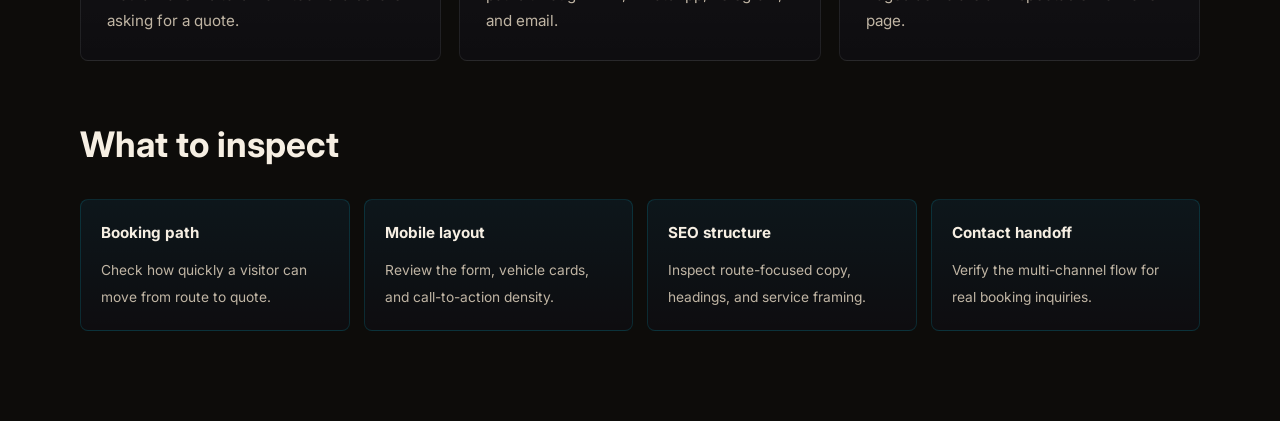
<file: case-studies/bkk-pattaya-taxi/index.html>
<!doctype html>
<html lang="en">
  <head>
    <meta charset="UTF-8" />
    <meta name="viewport" content="width=device-width, initial-scale=1.0" />
    <title>BKK Pattaya Private Taxi Case Study | romeototo</title>
    <meta
      name="description"
      content="Case study for BKK Pattaya Private Taxi, a route-focused booking landing page for a Thailand private taxi service."
    />
    <meta name="theme-color" content="#0a0a0f" />
    <link rel="preconnect" href="https://fonts.googleapis.com" />
    <link rel="preconnect" href="https://fonts.gstatic.com" crossorigin />
    <link
      href="https://fonts.googleapis.com/css2?family=Inter:wght@300;400;500;600;700;800;900&family=JetBrains+Mono:wght@400;600&display=swap"
      rel="stylesheet"
    />
    <link rel="stylesheet" href="../../style.css" />
    <script src="../../script.js" defer></script>
  </head>
  <body class="case-page">
    <div id="particles" aria-hidden="true"></div>
    <main class="case-shell">
      <nav
        class="case-nav"
        aria-label="Case study navigation"
        style="
          display: flex;
          justify-content: space-between;
          align-items: center;
          width: 100%;
        "
      >
        <div style="display: flex; gap: 20px">
          <a href="../../#projects" data-th="กลับหน้าหลัก">Back to portfolio</a>
          <a
            href="https://romeototo.github.io/bkk-pattaya-taxi/"
            target="_blank"
            rel="noopener noreferrer"
            data-th="ดูตัวอย่างการใช้งาน"
            >Live demo</a
          >
        </div>
        <a
          href="javascript:void(0);"
          class="nav-link lang-toggle"
          aria-label="Toggle language to Thai"
          >EN / <span>TH</span></a
        >
      </nav>

      <section class="case-hero">
        <div>
          <span class="section-tag">// case study</span>
          <h1 data-th="บริการแท็กซี่พัทยา-กรุงเทพ">BKK Pattaya Private Taxi</h1>
          <p
            data-th="เว็บไซต์และระบบจองรถแท็กซี่ส่วนตัวที่เน้น SEO เพื่อเปลี่ยนผู้เข้าชมที่ค้นหาเส้นทางให้กลายเป็นการขอใบเสนอราคา"
          >
            A route-focused landing page and booking flow designed to turn
            Thailand transfer search intent into clear quote requests.
          </p>
          <div class="case-actions">
            <a
              href="https://romeototo.github.io/bkk-pattaya-taxi/"
              target="_blank"
              rel="noopener noreferrer"
              class="project-link project-link-primary link-indigo"
              data-th="เปิดตัวอย่างการใช้งาน"
              >Open live demo</a
            >
            <a
              href="https://github.com/romeototo/bkk-pattaya-taxi"
              target="_blank"
              rel="noopener noreferrer"
              class="project-link"
              data-th="ดูซอร์สโค้ด"
              >Source code</a
            >
          </div>
        </div>
        <img
          src="../../assets/projects/bkk-pattaya-taxi.webp"
          alt="BKK Pattaya Private Taxi landing page preview"
          class="case-screenshot"
          width="1024"
          height="1024"
        />
      </section>

      <section class="case-metrics" aria-label="Project summary">
        <div>
          <strong data-th="จุดประสงค์">Use case</strong>
          <span data-th="เว็บไซต์จองรถแท็กซี่ส่วนตัว"
            >Private taxi booking funnel</span
          >
        </div>
        <div>
          <strong data-th="ขั้นตอนหลัก">Core loop</strong>
          <span data-th="เปลี่ยนความสนใจเส้นทางเป็นการขอราคา"
            >Route interest to quote request</span
          >
        </div>
        <div>
          <strong data-th="เทคโนโลยี">Stack</strong>
          <span>TypeScript, React, tRPC, SEO</span>
        </div>
      </section>

      <section class="case-section">
        <h2 data-th="ปัญหาที่ต้องแก้ไข">What needed to improve</h2>
        <div class="case-grid">
          <div class="case-panel">
            <h3 data-th="ปัญหา">Problem</h3>
            <p
              data-th="ลูกค้าที่ค้นหาเส้นทางต้องการความน่าเชื่อถือ ตัวเลือกรถที่ชัดเจน และช่องทางติดต่อที่ง่าย การใช้หน้าเว็บธรรมดาจะทำให้ลูกค้าต้องพยายามมากเกินไปก่อนที่จะถามราคา"
            >
              Route-based taxi searches need fast trust signals, clear vehicle
              choices, and direct contact paths. A generic landing page would
              make visitors work too hard before asking for a quote.
            </p>
          </div>
          <div class="case-panel">
            <h3 data-th="สิ่งที่สร้าง">Build</h3>
            <p
              data-th="ออกแบบหน้าเว็บที่เน้นเป้าหมายเส้นทาง ฟอร์มจองที่ใช้งานง่ายบนมือถือ ตัวเลือกรถ และช่องทางการติดต่อหลากหลาย เช่น LINE, WhatsApp, Telegram และอีเมล"
            >
              The page focuses on route intent, mobile-first booking fields,
              vehicle options, local transfer copy, and multi-channel contact
              paths through LINE, WhatsApp, Telegram, and email.
            </p>
          </div>
          <div class="case-panel">
            <h3 data-th="ผลลัพธ์">Result</h3>
            <p
              data-th="แสดงให้เห็นถึงวิธีคิดแบบทำ Product จริง: ข้อมูลเพื่อ SEO, UI ที่เน้นคอนเวอร์ชัน รวมถึงการโชว์ซอร์สโค้ดและเดโม่ใน GitHub Pages เพื่อให้คนตรวจสอบได้ง่าย"
            >
              The project shows practical product thinking: SEO content,
              conversion-focused UI, source code, and a live GitHub Pages demo
              are all inspectable from one page.
            </p>
          </div>
        </div>
      </section>

      <section class="case-section">
        <h2 data-th="สิ่งที่น่าสนใจในโปรเจกต์นี้">What to inspect</h2>
        <div class="inspect-list">
          <div>
            <strong data-th="การออกแบบ Flow">Booking path</strong>
            <span
              data-th="ตรวจสอบความเร็วที่ผู้เข้าชมเปลี่ยนจากการเลือกเส้นทางเป็นการขอราคา"
              >Check how quickly a visitor can move from route to quote.</span
            >
          </div>
          <div>
            <strong data-th="หน้าจอบนมือถือ">Mobile layout</strong>
            <span data-th="ดูฟอร์ม การ์ดเลือกรถ และความชัดเจนของปุ่ม CTA"
              >Review the form, vehicle cards, and call-to-action density.</span
            >
          </div>
          <div>
            <strong data-th="โครงสร้าง SEO">SEO structure</strong>
            <span data-th="ดูการใช้ Copywriting และ Heading ที่เจาะจงเส้นทาง"
              >Inspect route-focused copy, headings, and service framing.</span
            >
          </div>
          <div>
            <strong data-th="การส่งต่อข้อมูล">Contact handoff</strong>
            <span data-th="ทดสอบการส่งข้อมูลการจองไปยังช่องทางแชทต่างๆ"
              >Verify the multi-channel flow for real booking inquiries.</span
            >
          </div>
        </div>
      </section>
    </main>
  </body>
</html>
</file>
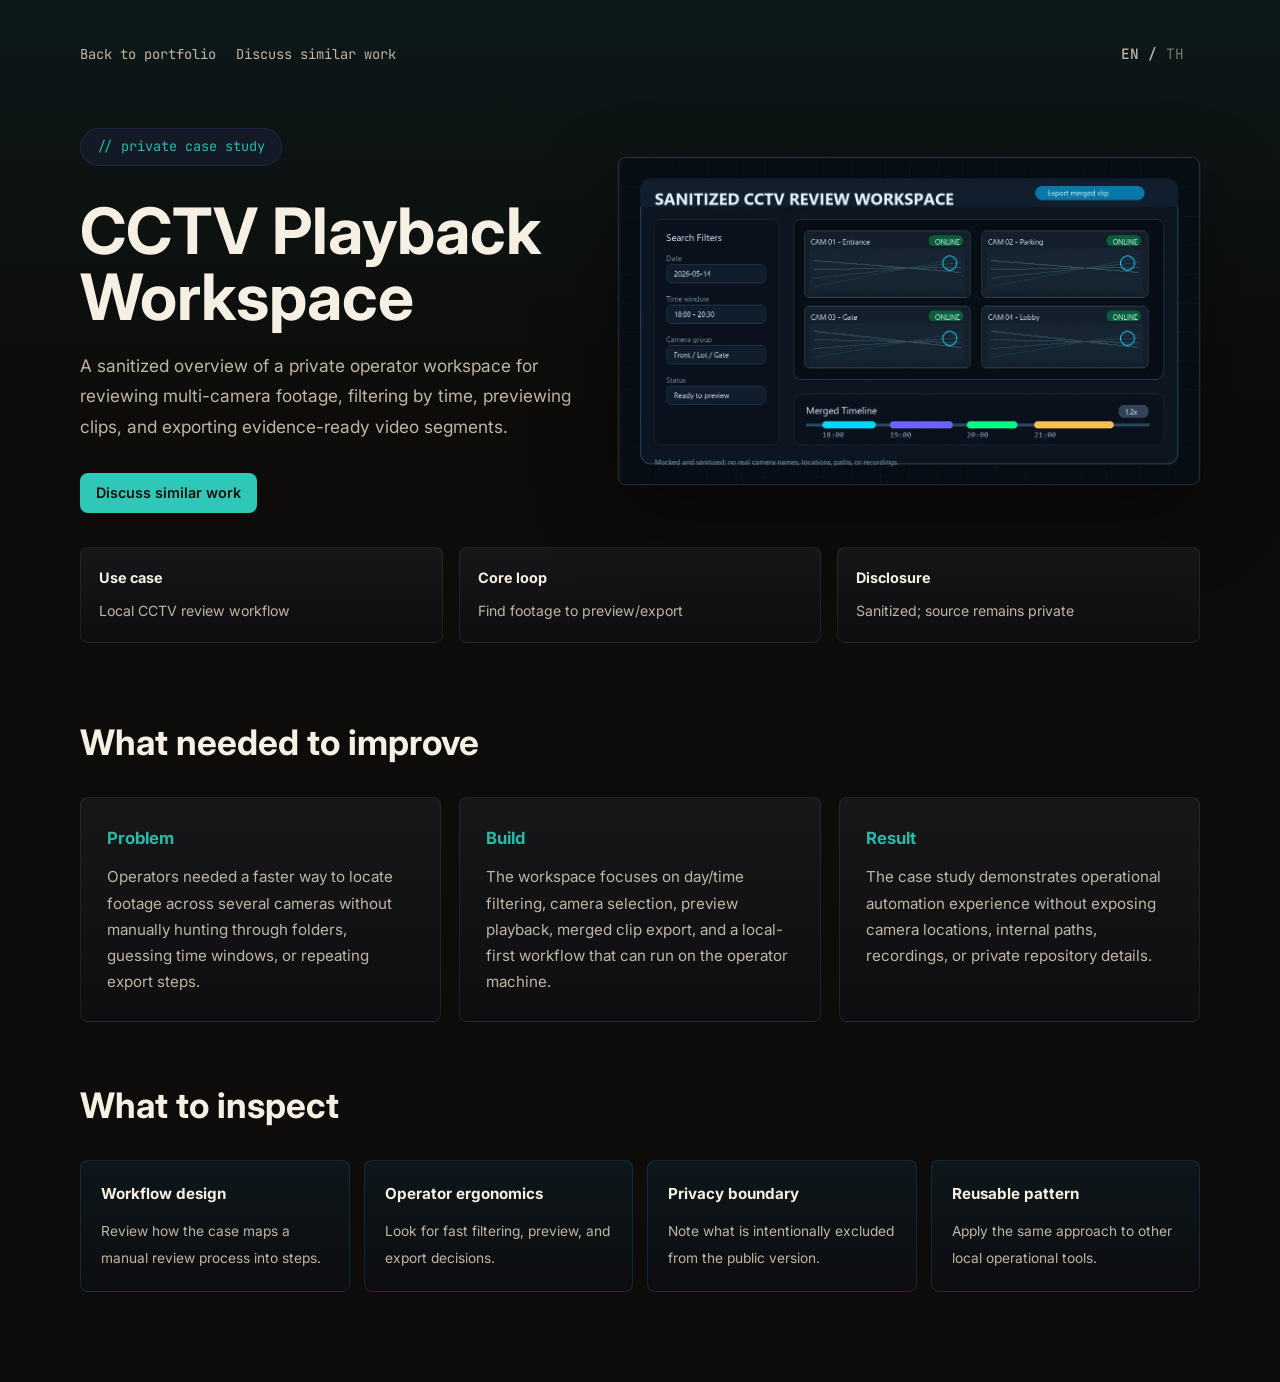
<file: case-studies/cctv-playback-workspace/index.html>
<!doctype html>
<html lang="en">
  <head>
    <meta charset="UTF-8" />
    <meta name="viewport" content="width=device-width, initial-scale=1.0" />
    <title>CCTV Playback Workspace Case Study | romeototo</title>
    <meta
      name="description"
      content="Sanitized case study for a private CCTV playback workspace for multi-camera review, time filtering, preview playback, and clip export."
    />
    <meta name="theme-color" content="#0a0a0f" />
    <link rel="preconnect" href="https://fonts.googleapis.com" />
    <link rel="preconnect" href="https://fonts.gstatic.com" crossorigin />
    <link
      href="https://fonts.googleapis.com/css2?family=Inter:wght@300;400;500;600;700;800;900&family=JetBrains+Mono:wght@400;600&display=swap"
      rel="stylesheet"
    />
    <link rel="stylesheet" href="../../style.css" />
    <script src="../../script.js" defer></script>
  </head>
  <body class="case-page">
    <div id="particles" aria-hidden="true"></div>
    <main class="case-shell">
      <nav
        class="case-nav"
        aria-label="Case study navigation"
        style="
          display: flex;
          justify-content: space-between;
          align-items: center;
          width: 100%;
        "
      >
        <div style="display: flex; gap: 20px">
          <a href="../../#process" data-th="กลับหน้าหลัก">Back to portfolio</a>
          <a href="../../#contact" data-th="พูดคุยโปรเจกต์คล้ายกัน"
            >Discuss similar work</a
          >
        </div>
        <a
          href="javascript:void(0);"
          class="nav-link lang-toggle"
          aria-label="Toggle language to Thai"
          >EN / <span>TH</span></a
        >
      </nav>

      <section class="case-hero">
        <div>
          <span class="section-tag">// private case study</span>
          <h1 data-th="ระบบดูและจัดการกล้องวงจรปิด">CCTV Playback Workspace</h1>
          <p
            data-th="กรณีศึกษาฉบับจำลองของระบบปฏิบัติการส่วนตัว สำหรับดูภาพจากกล้องหลายตัว ค้นหาตามเวลา ดูพรีวิว และดาวน์โหลดคลิปเพื่อใช้เป็นหลักฐาน"
          >
            A sanitized overview of a private operator workspace for reviewing
            multi-camera footage, filtering by time, previewing clips, and
            exporting evidence-ready video segments.
          </p>
          <div class="case-actions">
            <a
              href="../../#contact"
              class="project-link project-link-primary link-cyan"
              data-th="พูดคุยโปรเจกต์คล้ายกัน"
              >Discuss similar work</a
            >
          </div>
        </div>
        <img
          src="../../assets/projects/cctv-workspace-mock.webp"
          alt="Sanitized CCTV Playback Workspace mock interface"
          class="case-screenshot case-screenshot-wide"
          width="1200"
          height="675"
        />
      </section>

      <section class="case-metrics" aria-label="Project summary">
        <div>
          <strong data-th="จุดประสงค์">Use case</strong>
          <span data-th="ระบบตรวจสอบวงจรปิดภายใน"
            >Local CCTV review workflow</span
          >
        </div>
        <div>
          <strong data-th="ขั้นตอนหลัก">Core loop</strong>
          <span data-th="ค้นหา -> พรีวิว -> ดาวน์โหลด"
            >Find footage to preview/export</span
          >
        </div>
        <div>
          <strong data-th="การเปิดเผยข้อมูล">Disclosure</strong>
          <span data-th="ข้อมูลจำลอง (ซอร์สโค้ดเป็นความลับ)"
            >Sanitized; source remains private</span
          >
        </div>
      </section>

      <section class="case-section">
        <h2 data-th="ปัญหาที่ต้องแก้ไข">What needed to improve</h2>
        <div class="case-grid">
          <div class="case-panel">
            <h3 data-th="ปัญหา">Problem</h3>
            <p
              data-th="ผู้ปฏิบัติงานต้องการวิธีค้นหาภาพจากกล้องหลายตัวที่รวดเร็วขึ้น โดยไม่ต้องไล่เปิดโฟลเดอร์ทีละอัน หรือทำขั้นตอนการ Export ซ้ำๆ"
            >
              Operators needed a faster way to locate footage across several
              cameras without manually hunting through folders, guessing time
              windows, or repeating export steps.
            </p>
          </div>
          <div class="case-panel">
            <h3 data-th="สิ่งที่สร้าง">Build</h3>
            <p
              data-th="ระบบเน้นที่การฟิลเตอร์วัน/เวลา เลือกล้อง ดูพรีวิว และดาวน์โหลดวิดีโอรวม โดยออกแบบให้ทำงานแบบ Local-first บนเครื่องของผู้ปฏิบัติงานได้เลย"
            >
              The workspace focuses on day/time filtering, camera selection,
              preview playback, merged clip export, and a local-first workflow
              that can run on the operator machine.
            </p>
          </div>
          <div class="case-panel">
            <h3 data-th="ผลลัพธ์">Result</h3>
            <p
              data-th="กรณีศึกษานี้แสดงให้เห็นถึงความสามารถในการพัฒนาระบบอัตโนมัติระดับปฏิบัติการ โดยไม่เปิดเผยตำแหน่งกล้อง รหัสผ่าน หรือซอร์สโค้ดที่เป็นความลับ"
            >
              The case study demonstrates operational automation experience
              without exposing camera locations, internal paths, recordings, or
              private repository details.
            </p>
          </div>
        </div>
      </section>

      <section class="case-section">
        <h2 data-th="สิ่งที่น่าสนใจในโปรเจกต์นี้">What to inspect</h2>
        <div class="inspect-list">
          <div>
            <strong data-th="การออกแบบ Workflow">Workflow design</strong>
            <span data-th="ดูวิธีแปลงขั้นตอนการทำงานแบบแมนนวลให้เป็นระบบ"
              >Review how the case maps a manual review process into
              steps.</span
            >
          </div>
          <div>
            <strong data-th="ความสะดวกของผู้ใช้">Operator ergonomics</strong>
            <span
              data-th="เน้นความรวดเร็วในการกรองข้อมูล พรีวิว และตัดสินใจดาวน์โหลด"
              >Look for fast filtering, preview, and export decisions.</span
            >
          </div>
          <div>
            <strong data-th="การรักษาความลับ">Privacy boundary</strong>
            <span data-th="สังเกตการคัดกรองข้อมูลที่ไม่เปิดเผยต่อสาธารณะ"
              >Note what is intentionally excluded from the public
              version.</span
            >
          </div>
          <div>
            <strong data-th="รูปแบบที่นำไปใช้ซ้ำได้">Reusable pattern</strong>
            <span
              data-th="รูปแบบนี้สามารถนำไปประยุกต์ใช้กับเครื่องมือปฏิบัติการอื่นๆ ได้"
              >Apply the same approach to other local operational tools.</span
            >
          </div>
        </div>
      </section>
    </main>
  </body>
</html>
</file>
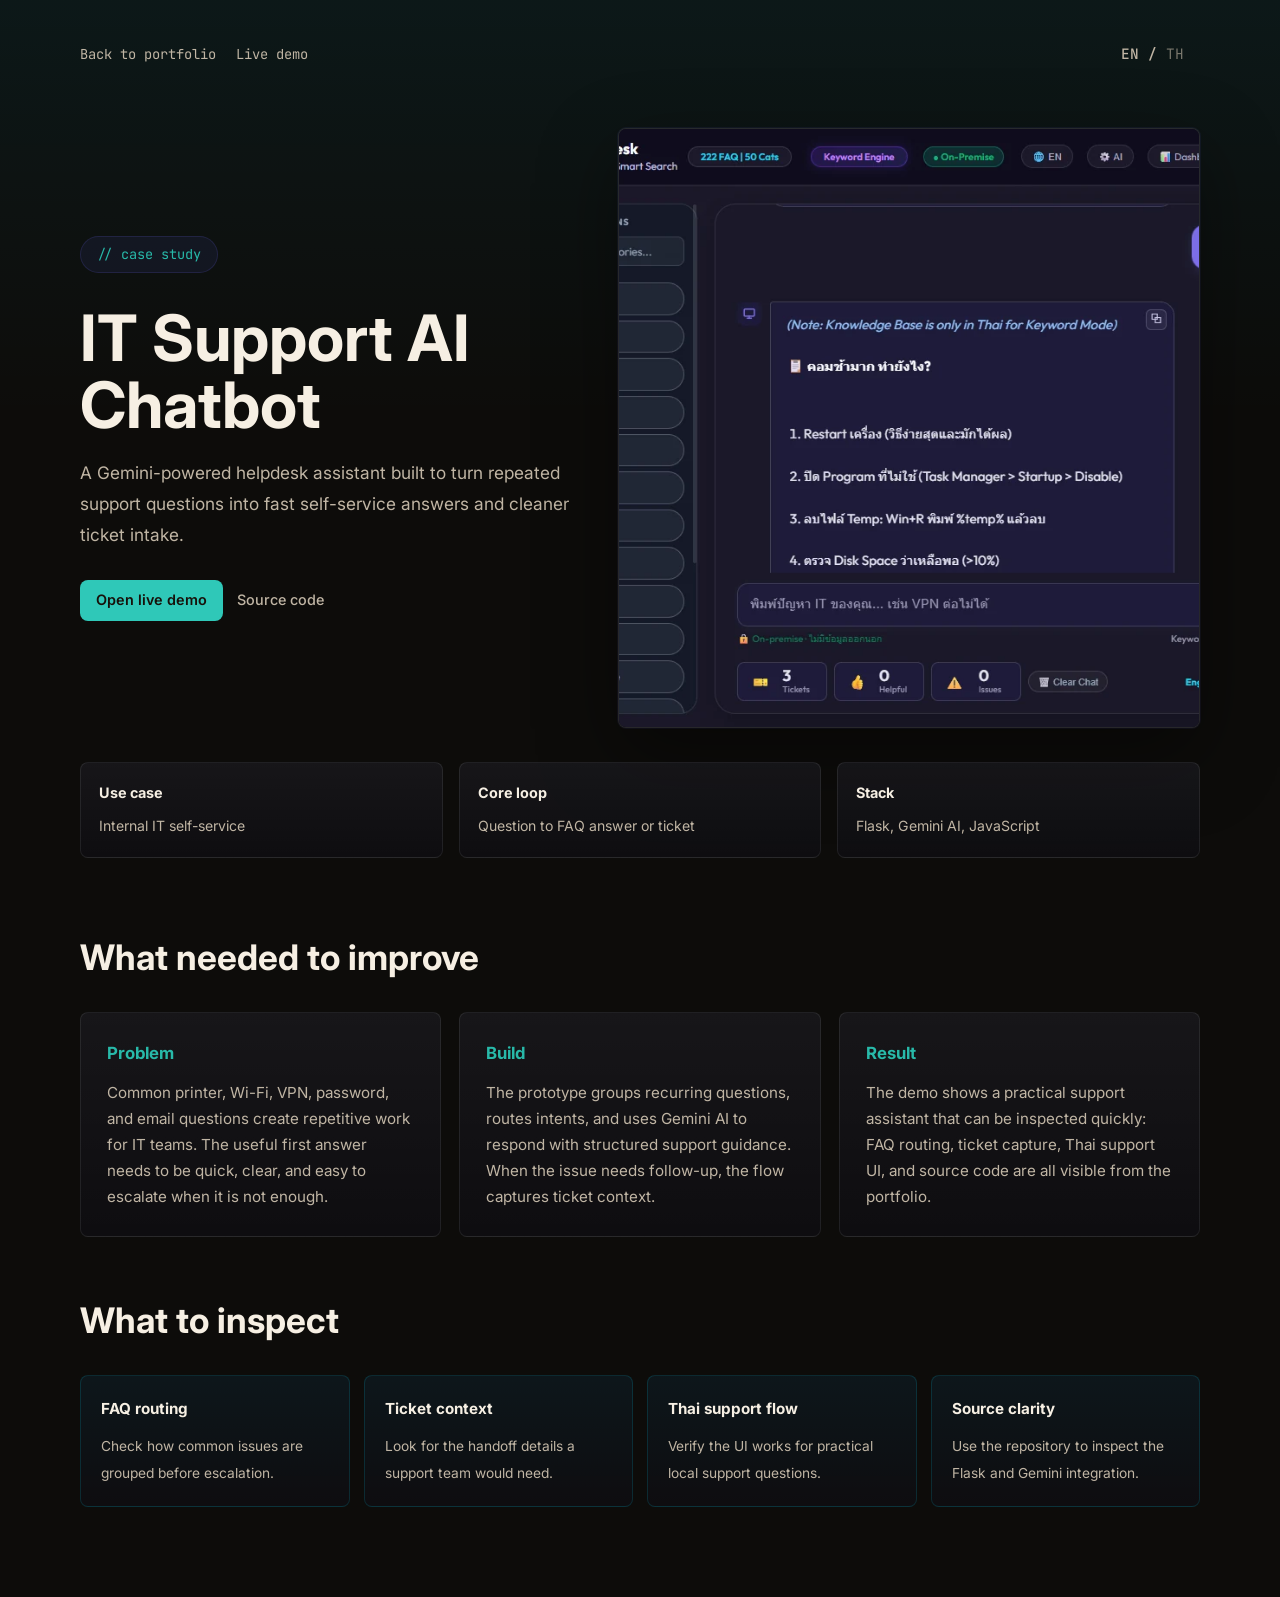
<file: case-studies/it-support-chatbot/index.html>
<!doctype html>
<html lang="en">
  <head>
    <meta charset="UTF-8" />
    <meta name="viewport" content="width=device-width, initial-scale=1.0" />
    <title>IT Support AI Chatbot Case Study | romeototo</title>
    <meta
      name="description"
      content="Case study for romeototo's IT Support AI Chatbot, a Gemini-powered helpdesk assistant for recurring IT support questions."
    />
    <meta name="theme-color" content="#0a0a0f" />
    <link rel="preconnect" href="https://fonts.googleapis.com" />
    <link rel="preconnect" href="https://fonts.gstatic.com" crossorigin />
    <link
      href="https://fonts.googleapis.com/css2?family=Inter:wght@300;400;500;600;700;800;900&family=JetBrains+Mono:wght@400;600&display=swap"
      rel="stylesheet"
    />
    <link rel="stylesheet" href="../../style.css" />
    <script src="../../script.js" defer></script>
  </head>
  <body class="case-page">
    <div id="particles" aria-hidden="true"></div>
    <main class="case-shell">
      <nav
        class="case-nav"
        aria-label="Case study navigation"
        style="
          display: flex;
          justify-content: space-between;
          align-items: center;
          width: 100%;
        "
      >
        <div style="display: flex; gap: 20px">
          <a href="../../#projects" data-th="กลับหน้าหลัก">Back to portfolio</a>
          <a
            href="https://romeototo.github.io/it-support-chatbot/"
            target="_blank"
            rel="noopener noreferrer"
            data-th="ดูตัวอย่างการใช้งาน"
            >Live demo</a
          >
        </div>
        <a
          href="javascript:void(0);"
          class="nav-link lang-toggle"
          aria-label="Toggle language to Thai"
          >EN / <span>TH</span></a
        >
      </nav>

      <section class="case-hero">
        <div>
          <span class="section-tag">// case study</span>
          <h1 data-th="แชทบอท AI ฝ่ายไอทีซัพพอร์ต">IT Support AI Chatbot</h1>
          <p
            data-th="ผู้ช่วย AI ประจำ Helpdesk ที่ทำงานด้วย Gemini เปลี่ยนคำถามซ้ำซากให้เป็นคำตอบแบบอัตโนมัติ และช่วยลดภาระการรับเรื่องแจ้งซ่อม"
          >
            A Gemini-powered helpdesk assistant built to turn repeated support
            questions into fast self-service answers and cleaner ticket intake.
          </p>
          <div class="case-actions">
            <a
              href="https://romeototo.github.io/it-support-chatbot/"
              target="_blank"
              rel="noopener noreferrer"
              class="project-link project-link-primary link-cyan"
              data-th="เปิดตัวอย่างการใช้งาน"
              >Open live demo</a
            >
            <a
              href="https://github.com/romeototo/it-support-chatbot"
              target="_blank"
              rel="noopener noreferrer"
              class="project-link"
              data-th="ดูซอร์สโค้ด"
              >Source code</a
            >
          </div>
        </div>
        <img
          src="../../assets/projects/it-support-chatbot.webp"
          alt="IT Support AI Chatbot interface preview"
          class="case-screenshot"
          width="1200"
          height="600"
        />
      </section>

      <section class="case-metrics" aria-label="Project summary">
        <div>
          <strong data-th="จุดประสงค์">Use case</strong>
          <span data-th="ระบบช่วยเหลือด้านไอทีภายในองค์กร"
            >Internal IT self-service</span
          >
        </div>
        <div>
          <strong data-th="ขั้นตอนหลัก">Core loop</strong>
          <span data-th="ถามคำถาม -> หาคำตอบ FAQ -> สร้างตั๋วแจ้งซ่อม"
            >Question to FAQ answer or ticket</span
          >
        </div>
        <div>
          <strong data-th="เทคโนโลยี">Stack</strong>
          <span>Flask, Gemini AI, JavaScript</span>
        </div>
      </section>

      <section class="case-section">
        <h2 data-th="ปัญหาที่ต้องแก้ไข">What needed to improve</h2>
        <div class="case-grid">
          <div class="case-panel">
            <h3 data-th="ปัญหา">Problem</h3>
            <p
              data-th="คำถามซ้ำๆ เช่น เครื่องปริ้นท์เสีย, Wi-Fi หลุด, ต่อ VPN ไม่ได้ ทำให้ทีมไอทีต้องเสียเวลาตอบ คำตอบแรกที่ผู้ใช้ได้รับควรจะรวดเร็ว ชัดเจน และส่งต่อเรื่องให้คนได้ง่ายถ้ายังไม่จบ"
            >
              Common printer, Wi-Fi, VPN, password, and email questions create
              repetitive work for IT teams. The useful first answer needs to be
              quick, clear, and easy to escalate when it is not enough.
            </p>
          </div>
          <div class="case-panel">
            <h3 data-th="สิ่งที่สร้าง">Build</h3>
            <p
              data-th="ตัวต้นแบบระบบแยกหมวดหมู่คำถามซ้ำๆ ตรวจจับเจตนา และใช้ Gemini AI ในการตอบกลับพร้อมคำแนะนำที่เป็นระบบ หากยังไม่จบเรื่อง ระบบจะเก็บข้อมูลเบื้องต้นเพื่อเปิดตั๋วแจ้งซ่อมทันที"
            >
              The prototype groups recurring questions, routes intents, and uses
              Gemini AI to respond with structured support guidance. When the
              issue needs follow-up, the flow captures ticket context.
            </p>
          </div>
          <div class="case-panel">
            <h3 data-th="ผลลัพธ์">Result</h3>
            <p
              data-th="เดโม่ระบบผู้ช่วยสนับสนุนที่สามารถใช้งานและตรวจสอบได้จริง ทั้งเรื่องการจัดการ FAQ, การส่งต่อ Ticket, UI รองรับภาษาไทย และซอร์สโค้ดที่สามารถเข้ามาดูได้เลย"
            >
              The demo shows a practical support assistant that can be inspected
              quickly: FAQ routing, ticket capture, Thai support UI, and source
              code are all visible from the portfolio.
            </p>
          </div>
        </div>
      </section>

      <section class="case-section">
        <h2 data-th="สิ่งที่น่าสนใจในโปรเจกต์นี้">What to inspect</h2>
        <div class="inspect-list">
          <div>
            <strong data-th="ระบบแยก FAQ">FAQ routing</strong>
            <span
              data-th="ดูว่าคำถามซ้ำๆ ถูกจัดกลุ่มอย่างไรก่อนจะถูกส่งต่อให้คน"
              >Check how common issues are grouped before escalation.</span
            >
          </div>
          <div>
            <strong data-th="ข้อมูล Ticket">Ticket context</strong>
            <span data-th="ดูข้อมูลเบื้องต้นที่ส่งต่อให้ทีมซัพพอร์ต"
              >Look for the handoff details a support team would need.</span
            >
          </div>
          <div>
            <strong data-th="รองรับภาษาไทย">Thai support flow</strong>
            <span data-th="ดูตัวอย่างการตอบคำถามภาษาไทยที่เป็นธรรมชาติ"
              >Verify the UI works for practical local support questions.</span
            >
          </div>
          <div>
            <strong data-th="โค้ดที่อ่านง่าย">Source clarity</strong>
            <span
              data-th="เข้าไปดูวิธีเชื่อมต่อ Flask กับ Gemini ได้ใน Repository"
              >Use the repository to inspect the Flask and Gemini
              integration.</span
            >
          </div>
        </div>
      </section>
    </main>
  </body>
</html>
</file>
<file: style.css>
/* ======================================
   romeototo Portfolio — Design System
   ====================================== */

/* CSS Reset & Variables */
*,
*::before,
*::after {
  margin: 0;
  padding: 0;
  box-sizing: border-box;
}

:root {
  /* Colors */
  --bg-primary: #0a0a0f;
  --bg-secondary: #111118;
  --bg-card: rgba(17, 17, 24, 0.7);
  --bg-card-hover: rgba(25, 25, 40, 0.8);

  --accent: #6c63ff;
  --accent-glow: rgba(108, 99, 255, 0.3);
  --accent-light: #8b83ff;
  --accent-dark: #5046e5;

  --cyan: #00d9ff;
  --green: #00ff88;
  --pink: #ff6b9d;
  --orange: #ff9f43;
  --yellow: #feca57;

  --text-primary: #e8e8f0;
  --text-secondary: #8888a0;
  --text-muted: #555568;

  --border: rgba(108, 99, 255, 0.15);
  --border-hover: rgba(108, 99, 255, 0.4);

  /* Typography */
  --font-main: "Inter", -apple-system, BlinkMacSystemFont, sans-serif;
  --font-mono: "JetBrains Mono", "Fira Code", monospace;

  /* Spacing */
  --section-padding: 140px 0;
  --container-width: 1200px;

  /* Effects */
  --glass: rgba(17, 17, 24, 0.6);
  --glass-border: rgba(108, 99, 255, 0.12);
  --shadow-lg: 0 25px 60px rgba(0, 0, 0, 0.5);
  --shadow-glow: 0 0 40px rgba(108, 99, 255, 0.15);

  --transition: 0.3s cubic-bezier(0.4, 0, 0.2, 1);
  --transition-slow: 0.6s cubic-bezier(0.4, 0, 0.2, 1);
}

html {
  scroll-behavior: smooth;
  scroll-padding-top: 80px;
}

body {
  font-family: var(--font-main);
  background:
    linear-gradient(180deg, rgba(108, 99, 255, 0.035), transparent 420px),
    var(--bg-primary);
  color: var(--text-primary);
  overflow-x: hidden;
  line-height: 1.7;
  -webkit-font-smoothing: antialiased;
}

/* ======================================
   Background Effects
   ====================================== */

.bg-grid {
  position: fixed;
  inset: 0;
  background-image:
    linear-gradient(rgba(108, 99, 255, 0.015) 1px, transparent 1px),
    linear-gradient(90deg, rgba(108, 99, 255, 0.015) 1px, transparent 1px);
  background-size: 60px 60px;
  z-index: 0;
  pointer-events: none;
}

.bg-glow {
  position: fixed;
  display: block;
  border-radius: 50%;
  filter: blur(120px);
  opacity: 0.4;
  pointer-events: none;
  z-index: 0;
}

.bg-glow-1 {
  width: 600px;
  height: 600px;
  background: var(--accent);
  top: -200px;
  right: -200px;
  opacity: 0.05;
  animation: float-glow 15s ease-in-out infinite;
}

.bg-glow-2 {
  width: 500px;
  height: 500px;
  background: var(--accent);
  bottom: -150px;
  left: -150px;
  opacity: 0.03;
  animation: float-glow 20s ease-in-out infinite reverse;
}

.bg-glow-3 {
  width: 400px;
  height: 400px;
  background: var(--cyan);
  top: 50%;
  left: 50%;
  transform: translate(-50%, -50%);
  opacity: 0.02;
  animation: float-glow 12s ease-in-out infinite;
}

@keyframes float-glow {
  0%,
  100% {
    transform: translate(0, 0) scale(1);
  }
  33% {
    transform: translate(30px, -30px) scale(1.1);
  }
  66% {
    transform: translate(-20px, 20px) scale(0.9);
  }
}

/* Particles */
#particles {
  position: fixed;
  inset: 0;
  z-index: 0;
  pointer-events: none;
}

.particle {
  position: absolute;
  width: 3px;
  height: 3px;
  background: var(--accent);
  border-radius: 50%;
  opacity: 0;
  animation: particle-float linear infinite;
}

@keyframes particle-float {
  0% {
    opacity: 0;
    transform: translateY(100vh) scale(0);
  }
  10% {
    opacity: 0.6;
  }
  90% {
    opacity: 0.6;
  }
  100% {
    opacity: 0;
    transform: translateY(-10vh) scale(1);
  }
}

/* ======================================
   Container
   ====================================== */

.container {
  max-width: var(--container-width);
  margin: 0 auto;
  padding: 0 24px;
}

/* ======================================
   Navigation
   ====================================== */

.navbar {
  position: fixed;
  top: 0;
  left: 0;
  right: 0;
  z-index: 1000;
  padding: 16px 0;
  transition: var(--transition);
  backdrop-filter: blur(20px);
  -webkit-backdrop-filter: blur(20px);
  background: rgba(10, 10, 15, 0.72);
  border-bottom: 1px solid transparent;
}

.navbar.scrolled {
  padding: 10px 0;
  border-bottom-color: var(--glass-border);
  box-shadow: 0 4px 30px rgba(0, 0, 0, 0.3);
}

.nav-container {
  max-width: var(--container-width);
  margin: 0 auto;
  padding: 0 24px;
  display: flex;
  align-items: center;
  justify-content: space-between;
}

.nav-logo {
  font-family: var(--font-mono);
  font-size: 1.2rem;
  font-weight: 600;
  color: var(--text-primary);
  text-decoration: none;
  transition: var(--transition);
}

.nav-logo:hover {
  color: var(--accent);
  text-shadow: 2px 0 rgba(0, 217, 255, 0.6), -1px 0 rgba(108, 99, 255, 0.4);
  transition: text-shadow 0.08s, color var(--transition);
}

.logo-bracket {
  color: var(--accent);
}

.nav-links {
  display: flex;
  gap: 8px;
}

.nav-link {
  color: var(--text-secondary);
  text-decoration: none;
  padding: 8px 16px;
  border-radius: 8px;
  font-size: 0.9rem;
  font-weight: 500;
  transition: var(--transition);
}

.nav-link:hover {
  color: var(--text-primary);
  background: rgba(108, 99, 255, 0.1);
}

.nav-link.active {
  color: var(--text-primary);
  background: rgba(108, 99, 255, 0.12);
}

.nav-links .nav-link[target="_blank"] {
  color: #c084fc;
  font-weight: 600;
}

.nav-toggle {
  display: none;
  flex-direction: column;
  gap: 5px;
  background: none;
  border: none;
  cursor: pointer;
  padding: 4px;
}

.nav-toggle span {
  width: 24px;
  height: 2px;
  background: var(--text-primary);
  border-radius: 2px;
  transition: var(--transition);
}

/* ======================================
   Hero Section
   ====================================== */

.hero {
  min-height: 100vh;
  display: flex;
  flex-direction: column;
  align-items: center;
  justify-content: center;
  padding: 140px 24px 100px;
  position: relative;
  z-index: 1;
  gap: 56px;
  max-width: var(--container-width);
  margin: 0 auto;
  text-align: center;
}

.hero-content {
  flex: none;
  max-width: 860px;
  width: 100%;
}

.hero-badge {
  display: inline-flex;
  align-items: center;
  gap: 8px;
  padding: 8px 16px;
  background: rgba(0, 255, 136, 0.08);
  border: 1px solid rgba(0, 255, 136, 0.2);
  border-radius: 100px;
  font-size: 0.85rem;
  color: var(--green);
  margin-bottom: 32px;
  animation: fadeInUp 0.8s ease-out;
}

.badge-dot {
  width: 8px;
  height: 8px;
  background: var(--green);
  border-radius: 50%;
  animation: pulse-dot 2s ease-in-out infinite;
}

@keyframes pulse-dot {
  0%,
  100% {
    opacity: 1;
    transform: scale(1);
  }
  50% {
    opacity: 0.5;
    transform: scale(0.8);
  }
}

.hero-title {
  font-size: clamp(3.5rem, 10vw, 7rem);
  font-weight: 900;
  line-height: 1.0;
  letter-spacing: -0.025em;
  margin-bottom: 24px;
  animation: fadeInUp 0.8s ease-out 0.1s both;
}

.hero-greeting {
  display: block;
  font-size: 0.38em;
  font-weight: 500;
  color: var(--text-muted);
  letter-spacing: 0.08em;
  text-transform: uppercase;
  margin-bottom: 6px;
}

.hero-name {
  display: block;
  /* purple → blue → cyan: หลีกเลี่ยง pink zone ใน RGB interpolation */
  background: linear-gradient(
    90deg,
    var(--accent-light) 0%,
    var(--accent) 25%,
    #4169e8 55%,
    #0099e8 78%,
    var(--cyan) 100%
  );
  -webkit-background-clip: text;
  -webkit-text-fill-color: transparent;
  background-clip: text;
}

.hero-roles {
  font-family: var(--font-mono);
  font-size: 1.1rem;
  color: var(--accent);
  margin-bottom: 24px;
  min-height: 32px;
  animation: fadeInUp 0.8s ease-out 0.2s both;
}

.cursor {
  animation: blink 1s step-end infinite;
  color: var(--accent);
}

@keyframes blink {
  50% {
    opacity: 0;
  }
}

.hero-description {
  font-size: 1.1rem;
  color: var(--text-secondary);
  line-height: 1.8;
  margin: 0 auto 40px;
  max-width: 560px;
  animation: fadeInUp 0.8s ease-out 0.3s both;
}

.muted-inline {
  color: var(--text-muted);
}

.hero-cta {
  display: flex;
  flex-direction: column;
  gap: 12px;
  align-items: center;
  animation: fadeInUp 0.8s ease-out 0.4s both;
}

.hero-cta-row {
  display: flex;
  gap: 12px;
  flex-wrap: wrap;
  align-items: center;
  justify-content: center;
}

.hero-cta-secondary {
  opacity: 0.85;
}

.btn-icon {
  padding: 14px 20px;
}

.proof-strip {
  display: grid;
  grid-template-columns: repeat(4, minmax(0, 1fr));
  gap: 12px;
  margin: 34px auto 0;
  max-width: 560px;
  animation: fadeInUp 0.8s ease-out 0.5s both;
}

.proof-item {
  padding: 16px 14px;
  border: 1px solid rgba(108, 99, 255, 0.14);
  border-radius: 8px;
  background:
    linear-gradient(180deg, rgba(255, 255, 255, 0.035), transparent),
    rgba(17, 17, 24, 0.52);
  box-shadow: 0 14px 34px rgba(0, 0, 0, 0.18);
}

.proof-item strong {
  display: block;
  color: var(--text-primary);
  font-family: var(--font-mono);
  font-size: 1.05rem;
  line-height: 1.2;
}

.proof-item span {
  display: block;
  margin-top: 4px;
  color: var(--text-muted);
  font-size: 0.75rem;
  line-height: 1.35;
}

/* Buttons */
.btn {
  display: inline-flex;
  align-items: center;
  gap: 8px;
  padding: 12px 22px;
  border-radius: 12px;
  font-size: 0.9rem;
  font-weight: 600;
  text-decoration: none;
  transition: var(--transition);
  cursor: pointer;
  border: none;
  white-space: nowrap;
}

.btn-primary {
  background: linear-gradient(135deg, var(--accent), var(--accent-dark));
  color: white;
  box-shadow: 0 4px 20px var(--accent-glow);
}

.btn-primary:hover {
  transform: translateY(-2px);
  box-shadow: 0 8px 30px rgba(108, 99, 255, 0.4);
}

.btn-ghost {
  background: transparent;
  color: var(--text-primary);
  border: 1px solid var(--border);
}

.btn-ghost:hover {
  border-color: var(--accent);
  background: rgba(108, 99, 255, 0.08);
  transform: translateY(-2px);
}

.btn-resume {
  background: transparent;
  color: #c084fc;
  border: 1px solid rgba(168, 85, 247, 0.3);
}

.btn-resume:hover {
  border-color: #c084fc;
  background: rgba(168, 85, 247, 0.1);
  transform: translateY(-2px);
}

/* Hero Visual — Code Window */
.hero-visual {
  flex: none;
  width: 100%;
  max-width: 620px;
  animation: fadeInUp 1s ease-out 0.6s both;
}

.code-window {
  background: var(--bg-secondary);
  border: 1px solid var(--glass-border);
  border-radius: 16px;
  overflow: hidden;
  box-shadow:
    var(--shadow-lg),
    var(--shadow-glow),
    0 0 80px rgba(0, 217, 255, 0.06);
  transform: none;
  transition: var(--transition-slow);
  position: relative;
}

.code-window::before {
  content: "";
  position: absolute;
  inset: -2px;
  border-radius: 18px;
  background: linear-gradient(
    135deg,
    rgba(108, 99, 255, 0.4),
    rgba(0, 217, 255, 0.2),
    rgba(108, 99, 255, 0.1),
    rgba(0, 217, 255, 0.4)
  );
  background-size: 300% 300%;
  animation: code-window-glow 6s ease infinite;
  z-index: -1;
  opacity: 0.6;
  transition: opacity 0.4s ease;
}

.code-window:hover::before {
  opacity: 1;
}

@keyframes code-window-glow {
  0% {
    background-position: 0% 50%;
  }
  50% {
    background-position: 100% 50%;
  }
  100% {
    background-position: 0% 50%;
  }
}

.code-window:hover {
  transform: translateY(-4px);
  box-shadow:
    var(--shadow-lg),
    0 0 80px rgba(108, 99, 255, 0.25),
    0 0 120px rgba(0, 217, 255, 0.1);
}

.code-header {
  display: flex;
  align-items: center;
  gap: 12px;
  padding: 14px 20px;
  background: rgba(255, 255, 255, 0.03);
  border-bottom: 1px solid var(--glass-border);
}

.code-dots {
  display: flex;
  gap: 8px;
}

.dot {
  width: 12px;
  height: 12px;
  border-radius: 50%;
}

.dot-red {
  background: #ff5f57;
}
.dot-yellow {
  background: #ffbd2e;
}
.dot-green {
  background: #28c840;
}

.code-title {
  font-family: var(--font-mono);
  font-size: 0.8rem;
  color: var(--text-muted);
}

.code-body {
  padding: 24px;
  font-family: var(--font-mono);
  font-size: 0.85rem;
  line-height: 1.8;
}

.code-body pre {
  white-space: pre-wrap;
}

.code-keyword {
  color: var(--pink);
}
.code-var {
  color: var(--cyan);
}
.code-key {
  color: var(--accent-light);
}
.code-string {
  color: var(--green);
}

/* ======================================
   Banner Section
   ====================================== */

.banner-section {
  padding: 20px 0 60px;
  position: relative;
  z-index: 1;
}

.banner-wrapper {
  position: relative;
  border-radius: 8px;
  overflow: hidden;
  /* Animated neon border */
  padding: 2px;
  background: linear-gradient(
    135deg,
    rgba(0, 217, 255, 0.6),
    rgba(108, 99, 255, 0.4),
    rgba(0, 217, 255, 0.2),
    rgba(108, 99, 255, 0.6)
  );
  background-size: 300% 300%;
  animation: banner-border-glow 4s ease infinite;
  box-shadow:
    0 0 30px rgba(0, 217, 255, 0.2),
    0 0 60px rgba(108, 99, 255, 0.1),
    0 20px 60px rgba(0, 0, 0, 0.5);
}

@keyframes banner-border-glow {
  0% {
    background-position: 0% 50%;
  }
  50% {
    background-position: 100% 50%;
  }
  100% {
    background-position: 0% 50%;
  }
}

.banner-wrapper::before {
  content: "";
  position: absolute;
  inset: 0;
  border-radius: 8px;
  background: linear-gradient(
    90deg,
    transparent 0%,
    rgba(0, 217, 255, 0.08) 40%,
    rgba(108, 99, 255, 0.08) 60%,
    transparent 100%
  );
  background-size: 200% 100%;
  animation: banner-shimmer 3s ease-in-out infinite;
  pointer-events: none;
  z-index: 2;
}

@keyframes banner-shimmer {
  0% {
    background-position: -200% 0;
  }
  100% {
    background-position: 200% 0;
  }
}

.scroll-progress {
  position: absolute;
  bottom: 0;
  left: 0;
  right: 0;
  height: 2px;
  background: transparent;
}

.scroll-progress-bar {
  height: 100%;
  width: 0%;
  background: linear-gradient(90deg, var(--accent), var(--cyan));
  transition: width 0.05s linear;
  border-radius: 0 2px 2px 0;
}

.profile-banner {
  display: block;
  width: 100%;
  height: auto;
  border-radius: 6px;
  transition:
    transform 0.4s ease,
    filter 0.4s ease;
  filter: brightness(0.95) saturate(1.1);
  position: relative;
  z-index: 1;
}

.banner-wrapper picture {
  display: block;
}

.banner-wrapper:hover .profile-banner {
  transform: scale(1.01);
  filter: brightness(1.05) saturate(1.2);
}

@media (max-width: 768px) {
  .banner-section {
    padding: 10px 0 40px;
  }
  .banner-wrapper {
    border-radius: 8px;
  }
  .profile-banner {
    border-radius: 6px;
  }
}

/* ======================================
   Sections
   ====================================== */

.section {
  padding: var(--section-padding);
  position: relative;
  z-index: 1;
}

.section::after {
  content: "";
  position: absolute;
  bottom: 0;
  left: 50%;
  transform: translateX(-50%);
  width: min(80%, 800px);
  height: 1px;
  background: linear-gradient(
    90deg,
    transparent,
    rgba(108, 99, 255, 0.25) 20%,
    rgba(0, 217, 255, 0.3) 50%,
    rgba(108, 99, 255, 0.25) 80%,
    transparent
  );
  pointer-events: none;
}

.section:last-of-type::after {
  display: none;
}

.section-compact {
  padding: 100px 0;
}

.section-dark {
  background:
    linear-gradient(180deg, rgba(255, 255, 255, 0.015), transparent 120px),
    rgba(0, 0, 0, 0.3);
}

.section-header {
  text-align: center;
  margin-bottom: 64px;
}

.section-tag {
  display: inline-block;
  font-family: var(--font-mono);
  font-size: 0.85rem;
  color: var(--accent);
  margin-bottom: 16px;
  padding: 6px 16px;
  background: rgba(108, 99, 255, 0.08);
  border-radius: 100px;
  border: 1px solid rgba(108, 99, 255, 0.15);
}

.section-title {
  font-size: clamp(2rem, 4vw, 3rem);
  font-weight: 800;
  letter-spacing: -0.02em;
}

.section-intro {
  max-width: 680px;
  margin: 18px auto 0;
  color: var(--text-secondary);
  font-size: 1rem;
  line-height: 1.75;
}

/* ======================================
   Start Here Section
   ====================================== */

.start-grid {
  display: grid;
  grid-template-columns: repeat(3, minmax(0, 1fr));
  gap: 18px;
}

.start-card {
  display: flex;
  min-height: 220px;
  flex-direction: column;
  padding: 28px;
  border: 1px solid rgba(108, 99, 255, 0.22);
  border-radius: 16px;
  background:
    linear-gradient(180deg, rgba(255, 255, 255, 0.04), transparent),
    rgba(17, 17, 24, 0.58);
  color: var(--text-primary);
  text-decoration: none;
  transition: var(--transition);
  position: relative;
  overflow: hidden;
}

.start-card::before {
  content: "";
  position: absolute;
  top: 0;
  left: 0;
  right: 0;
  height: 3px;
  background: linear-gradient(90deg, var(--accent), var(--cyan));
  opacity: 0;
  transition: opacity 0.3s ease;
}

.start-card:hover {
  transform: translateY(-6px);
  border-color: rgba(0, 217, 255, 0.45);
  box-shadow:
    var(--shadow-glow),
    0 20px 50px rgba(0, 0, 0, 0.28);
}

.start-card:hover::before {
  opacity: 1;
}

.start-card-icon {
  font-size: 2rem;
  margin-bottom: 12px;
  filter: drop-shadow(0 4px 8px rgba(108, 99, 255, 0.3));
}

.start-card span {
  color: var(--cyan);
  font-family: var(--font-mono);
  font-size: 0.78rem;
  padding: 3px 10px;
  border-radius: 100px;
  background: rgba(0, 217, 255, 0.08);
  border: 1px solid rgba(0, 217, 255, 0.15);
  display: inline-block;
  width: fit-content;
  margin-bottom: 12px;
}

.start-card strong {
  color: var(--text-primary);
  font-size: 1.2rem;
  line-height: 1.3;
}

.start-card p {
  margin-top: 10px;
  color: var(--text-secondary);
  line-height: 1.65;
  flex-grow: 1;
}

.start-card-arrow {
  margin-top: 16px;
  color: var(--cyan);
  font-size: 1.2rem;
  opacity: 0;
  transform: translateX(-8px);
  transition: all 0.3s ease;
}

.start-card:hover .start-card-arrow {
  opacity: 1;
  transform: translateX(0);
}

/* ======================================
   About Section
   ====================================== */

.about-grid {
  display: grid;
  grid-template-columns: repeat(auto-fit, minmax(260px, 1fr));
  gap: 24px;
}

.about-card {
  background: var(--bg-card);
  border: 1px solid var(--border);
  border-radius: 8px;
  padding: 36px 28px;
  transition: var(--transition);
  backdrop-filter: blur(10px);
}

.about-card:hover {
  background: var(--bg-card-hover);
  border-color: var(--border-hover);
  transform: translateY(-8px);
  box-shadow: var(--shadow-glow);
}

.about-icon {
  font-size: 2.5rem;
  margin-bottom: 20px;
}

.about-card h3 {
  font-size: 1.2rem;
  font-weight: 700;
  margin-bottom: 12px;
  color: var(--text-primary);
}

.about-card p {
  color: var(--text-secondary);
  font-size: 0.95rem;
  line-height: 1.7;
}

/* ======================================
   Projects Section
   ====================================== */

.projects-grid {
  display: grid;
  grid-template-columns: repeat(auto-fit, minmax(300px, 1fr));
  gap: 24px;
}

.project-card {
  background:
    linear-gradient(180deg, rgba(255, 255, 255, 0.035), transparent),
    rgba(17, 17, 24, 0.44);
  border: 1px solid rgba(255, 255, 255, 0.07);
  border-radius: 8px;
  padding: 32px 28px;
  transition:
    transform 0.3s cubic-bezier(0.4, 0, 0.2, 1),
    background 0.3s ease,
    border-color 0.3s ease,
    box-shadow 0.3s ease;
  position: relative;
  overflow: hidden;
  backdrop-filter: blur(16px);
  -webkit-backdrop-filter: blur(16px);
}

.project-media {
  aspect-ratio: 16 / 9;
  width: 100%;
  margin-bottom: 24px;
  overflow: hidden;
  border: 1px solid rgba(255, 255, 255, 0.08);
  border-radius: 8px;
  background: rgba(10, 10, 15, 0.75);
  box-shadow:
    inset 0 0 0 1px rgba(108, 99, 255, 0.06),
    0 18px 36px rgba(0, 0, 0, 0.24);
}

.project-media img {
  display: block;
  width: 100%;
  height: 100%;
  object-fit: cover;
  object-position: top center;
  transition: transform 0.45s ease;
}

.project-card:hover .project-media img {
  transform: scale(1.03);
}

.project-media-square img {
  object-position: center;
}

.project-media-visual {
  display: flex;
  min-height: 180px;
  flex-direction: column;
  justify-content: flex-end;
  padding: 22px;
}

.project-media-visual span {
  width: fit-content;
  margin-bottom: 10px;
  padding: 4px 10px;
  border-radius: 999px;
  background: rgba(255, 255, 255, 0.09);
  color: var(--text-primary);
  font-family: var(--font-mono);
  font-size: 0.75rem;
}

.project-media-visual strong {
  color: white;
  font-size: 1.35rem;
  line-height: 1.2;
}

.visual-monster {
  background:
    radial-gradient(
      circle at 22% 22%,
      rgba(255, 107, 157, 0.5),
      transparent 25%
    ),
    radial-gradient(
      circle at 78% 72%,
      rgba(255, 159, 67, 0.35),
      transparent 28%
    ),
    linear-gradient(135deg, rgba(46, 11, 34, 0.98), rgba(12, 12, 28, 0.95));
}

.visual-telegram {
  background:
    linear-gradient(135deg, rgba(0, 217, 255, 0.16), rgba(108, 99, 255, 0.24)),
    linear-gradient(160deg, #0a0a0f, #111827);
}

.project-card::after {
  content: "";
  position: absolute;
  inset: 0;
  border-radius: inherit;
  opacity: 0;
  transition: opacity 0.3s ease;
  background: radial-gradient(
    600px circle at var(--mouse-x, 0) var(--mouse-y, 0),
    rgba(108, 99, 255, 0.1),
    transparent 40%
  );
  z-index: 0;
  pointer-events: none;
}

.project-card > * {
  position: relative;
  z-index: 1;
}

.project-card::before {
  content: "";
  position: absolute;
  top: 0;
  left: 0;
  right: 0;
  height: 3px;
  background: linear-gradient(90deg, var(--accent), var(--cyan));
  opacity: 0;
  transition: var(--transition);
}

.project-card:hover {
  background:
    linear-gradient(180deg, rgba(255, 255, 255, 0.045), transparent),
    rgba(17, 17, 24, 0.72);
  border-color: rgba(108, 99, 255, 0.3);
  transform: translateY(-8px);
  box-shadow: 0 10px 40px rgba(108, 99, 255, 0.15);
}

.project-card:hover::before,
.project-card:hover::after {
  opacity: 1;
}

.project-featured {
  grid-column: 1 / -1;
  display: grid;
  grid-template-columns: minmax(320px, 0.9fr) minmax(0, 1.1fr);
  align-items: center;
  column-gap: 34px;
  background: linear-gradient(
    135deg,
    rgba(108, 99, 255, 0.08),
    rgba(0, 217, 255, 0.05)
  );
  border-color: rgba(108, 99, 255, 0.25);
}

.project-featured .project-media {
  grid-row: 1 / span 7;
  height: 100%;
  min-height: 320px;
  margin-bottom: 0;
}

.project-featured .project-media img {
  object-position: center top;
}

.project-featured .project-media-visual {
  min-height: 320px;
}

.project-featured .case-study {
  grid-column: 1 / -1;
}

.project-featured::before {
  opacity: 1;
  height: 3px;
  background: linear-gradient(90deg, var(--accent), var(--cyan), var(--green));
}

.project-badge {
  display: inline-block;
  padding: 4px 12px;
  background: rgba(108, 99, 255, 0.15);
  color: var(--accent-light);
  font-size: 0.75rem;
  font-weight: 600;
  border-radius: 100px;
  margin-bottom: 16px;
}

.badge-cyan {
  background: #06b6d4;
  color: white;
}

.badge-purple {
  background: #a855f7;
  color: white;
}

.project-icon {
  font-size: 2.2rem;
  margin-bottom: 16px;
}

.project-name {
  font-size: 1.3rem;
  font-weight: 700;
  margin-bottom: 12px;
}

.project-desc {
  color: var(--text-secondary);
  font-size: 0.95rem;
  line-height: 1.7;
  margin-bottom: 20px;
}

.case-study {
  margin-top: 24px;
  padding-top: 22px;
  border-top: 1px solid rgba(255, 255, 255, 0.08);
}

.case-study-label {
  display: inline-block;
  margin-bottom: 14px;
  color: var(--cyan);
  font-family: var(--font-mono);
  font-size: 0.78rem;
}

.case-study dl {
  display: grid;
  grid-template-columns: repeat(3, minmax(0, 1fr));
  gap: 14px;
}

.case-study div {
  padding: 14px;
  border: 1px solid rgba(108, 99, 255, 0.12);
  border-radius: 8px;
  background:
    linear-gradient(180deg, rgba(255, 255, 255, 0.025), transparent),
    rgba(108, 99, 255, 0.05);
}

.case-study dt {
  margin-bottom: 6px;
  color: var(--text-primary);
  font-size: 0.82rem;
  font-weight: 700;
}

.case-study dd {
  color: var(--text-secondary);
  font-size: 0.85rem;
  line-height: 1.55;
}

.project-tech {
  display: flex;
  flex-wrap: wrap;
  gap: 8px;
  margin-bottom: 14px;
}

.tech-tag {
  padding: 4px 12px;
  background: rgba(108, 99, 255, 0.08);
  color: var(--accent-light);
  font-size: 0.8rem;
  font-weight: 500;
  border-radius: 6px;
  border: 1px solid rgba(108, 99, 255, 0.12);
}

.project-links {
  display: flex;
  flex-wrap: wrap;
  align-items: center;
  gap: 12px;
  margin-top: 24px;
}

.project-proof {
  display: flex;
  flex-wrap: wrap;
  gap: 8px;
  margin-top: 6px;
}

.project-proof span {
  padding: 5px 10px;
  border: 1px solid rgba(255, 255, 255, 0.08);
  border-radius: 999px;
  background: rgba(255, 255, 255, 0.035);
  color: var(--text-muted);
  font-family: var(--font-mono);
  font-size: 0.72rem;
}

.project-link {
  display: inline-flex;
  align-items: center;
  gap: 6px;
  color: var(--text-secondary);
  text-decoration: none;
  font-size: 0.9rem;
  font-weight: 500;
  transition: var(--transition);
}

.project-link-primary {
  color: white;
  padding: 8px 16px;
  border-radius: 8px;
  font-weight: 600;
}

.project-link-primary:hover {
  color: white;
  transform: translateY(-1px);
}

.link-cyan {
  background: linear-gradient(135deg, #06b6d4, #3b82f6);
}

.link-purple {
  background: linear-gradient(135deg, #a855f7, #6366f1);
}

.link-indigo {
  background: linear-gradient(135deg, #6366f1, #8b5cf6);
}

.link-pink {
  background: linear-gradient(135deg, #f43f5e, #ec4899);
}

.link-green {
  background: linear-gradient(135deg, #10b981, #3b82f6);
}

.project-link:not(.project-link-primary):hover {
  color: var(--accent);
}

/* ======================================
   Skills Section
   ====================================== */

.skills-grid {
  display: grid;
  grid-template-columns: repeat(auto-fit, minmax(300px, 1fr));
  gap: 32px;
}

.skill-category {
  background: var(--bg-card);
  border: 1px solid var(--border);
  border-radius: 16px;
  padding: 32px 28px;
  backdrop-filter: blur(10px);
  transition: var(--transition);
  position: relative;
  overflow: hidden;
}

.skill-category::before {
  content: "";
  position: absolute;
  top: 0;
  left: 0;
  right: 0;
  height: 3px;
  background: linear-gradient(90deg, var(--accent), var(--cyan), var(--green));
  opacity: 0;
  transition: opacity 0.4s ease;
}

.skill-category:hover {
  border-color: var(--border-hover);
  box-shadow:
    var(--shadow-glow),
    0 0 60px rgba(108, 99, 255, 0.08);
  transform: translateY(-4px);
}

.skill-category:hover::before {
  opacity: 1;
}

.skill-cat-title {
  font-size: 1.1rem;
  font-weight: 700;
  margin-bottom: 20px;
  color: var(--accent-light);
  display: flex;
  align-items: center;
  gap: 8px;
}

.skill-cat-title::before {
  content: "";
  width: 4px;
  height: 20px;
  background: linear-gradient(180deg, var(--accent), var(--cyan));
  border-radius: 2px;
}

.skill-items {
  display: grid;
  grid-template-columns: repeat(auto-fill, minmax(140px, 1fr));
  gap: 8px;
}

.skill-item {
  display: flex;
  align-items: center;
  justify-content: center;
  gap: 8px;
  padding: 12px 10px;
  background: rgba(108, 99, 255, 0.04);
  border-radius: 10px;
  font-size: 0.87rem;
  font-weight: 500;
  transition: var(--transition);
  border: 1px solid rgba(108, 99, 255, 0.08);
  position: relative;
  overflow: hidden;
  text-align: center;
}

.skill-item::after {
  content: "";
  position: absolute;
  top: 0;
  left: 0;
  right: 0;
  height: 2px;
  background: linear-gradient(90deg, var(--accent), var(--cyan));
  border-radius: 0;
  opacity: 0;
  transition: opacity 0.3s ease;
}

.skill-item:hover {
  background: rgba(108, 99, 255, 0.1);
  border-color: rgba(108, 99, 255, 0.3);
  transform: translateY(-2px);
  box-shadow: 0 4px 14px rgba(108, 99, 255, 0.15);
}

.skill-item:hover::after {
  opacity: 0.6;
}

.skill-icon {
  font-size: 1.2rem;
  transition: transform 0.3s ease;
}

.skill-item:hover .skill-icon {
  transform: scale(1.15);
}

/* ======================================
   Process Section
   ====================================== */

.process-grid {
  display: grid;
  grid-template-columns: repeat(3, minmax(0, 1fr));
  gap: 24px;
  position: relative;
}

.process-card {
  padding: 30px 26px;
  border: 1px solid var(--border);
  border-radius: 16px;
  background:
    linear-gradient(180deg, rgba(255, 255, 255, 0.035), transparent),
    var(--bg-card);
  backdrop-filter: blur(10px);
  transition: var(--transition);
  position: relative;
  text-align: center;
}

.process-card::before {
  content: "";
  display: block;
  width: 60px;
  height: 3px;
  margin: 0 auto 22px;
  border-radius: 999px;
  background: linear-gradient(90deg, var(--accent), var(--cyan));
}

.process-card:hover {
  border-color: var(--border-hover);
  transform: translateY(-6px);
  box-shadow:
    var(--shadow-glow),
    0 20px 50px rgba(0, 0, 0, 0.15);
}

.process-icon {
  font-size: 2.2rem;
  margin-bottom: 14px;
  filter: drop-shadow(0 4px 8px rgba(108, 99, 255, 0.3));
}

.process-step {
  display: inline-block;
  margin-bottom: 12px;
  color: var(--cyan);
  font-family: var(--font-mono);
  font-size: 0.78rem;
  padding: 4px 12px;
  border-radius: 100px;
  background: rgba(0, 217, 255, 0.08);
  border: 1px solid rgba(0, 217, 255, 0.15);
}

.process-card h3 {
  margin-bottom: 12px;
  color: var(--text-primary);
  font-size: 1.1rem;
}

.process-card p {
  color: var(--text-secondary);
  font-size: 0.95rem;
  line-height: 1.7;
}

/* ======================================
   Contact Section
   ====================================== */

.contact-content {
  text-align: center;
  max-width: 760px;
  margin: 0 auto;
  padding: 44px;
  border: 1px solid rgba(108, 99, 255, 0.16);
  border-radius: 8px;
  background:
    linear-gradient(135deg, rgba(108, 99, 255, 0.08), rgba(0, 217, 255, 0.045)),
    rgba(17, 17, 24, 0.42);
  box-shadow: 0 24px 70px rgba(0, 0, 0, 0.3);
}

.contact-text {
  font-size: 1.15rem;
  color: var(--text-secondary);
  margin-bottom: 22px;
  line-height: 1.8;
}

.contact-brief {
  margin-bottom: 36px;
  padding: 14px 16px;
  border: 1px solid rgba(0, 217, 255, 0.16);
  border-radius: 8px;
  background: rgba(0, 217, 255, 0.055);
  color: var(--text-secondary);
  font-size: 0.9rem;
}

.contact-brief span {
  display: block;
  margin-bottom: 4px;
  color: var(--cyan);
  font-family: var(--font-mono);
  font-size: 0.75rem;
}

.contact-brief strong {
  color: var(--text-primary);
  font-weight: 600;
}

.contact-links {
  display: flex;
  justify-content: center;
  gap: 16px;
  flex-wrap: wrap;
}

.contact-glow {
  position: relative;
  border-color: transparent;
}

.contact-glow::before {
  content: "";
  position: absolute;
  inset: -1px;
  border-radius: 9px;
  background: linear-gradient(
    135deg,
    var(--accent),
    var(--cyan),
    var(--accent)
  );
  background-size: 300% 300%;
  animation: gradientBorder 6s ease infinite;
  z-index: -1;
  opacity: 0.6;
}

.contact-glow::after {
  content: "";
  position: absolute;
  inset: 1px;
  border-radius: 7px;
  background:
    linear-gradient(135deg, rgba(108, 99, 255, 0.08), rgba(0, 217, 255, 0.045)),
    rgba(17, 17, 24, 0.92);
  z-index: -1;
}

@keyframes gradientBorder {
  0%,
  100% {
    background-position: 0% 50%;
  }
  50% {
    background-position: 100% 50%;
  }
}

.contact-email {
  margin-bottom: 20px;
  display: flex;
  flex-direction: column;
  align-items: center;
  gap: 6px;
}

.contact-email-label {
  font-family: var(--font-mono);
  font-size: 0.75rem;
  color: var(--text-muted);
  text-transform: uppercase;
  letter-spacing: 1px;
}

.contact-email-link {
  color: var(--cyan);
  font-size: 1.1rem;
  font-weight: 600;
  text-decoration: none;
  transition: var(--transition);
  padding: 4px 12px;
  border-radius: 6px;
}

.contact-email-link:hover {
  background: rgba(0, 217, 255, 0.1);
  color: var(--text-primary);
}

/* ======================================
   Terminal Easter Egg
   ====================================== */
#terminal-container {
  position: fixed;
  top: 0;
  left: 50%;
  transform: translateX(-50%) translateY(-100%);
  width: 90%;
  max-width: 700px;
  height: 350px;
  background: rgba(10, 10, 15, 0.85);
  border: 1px solid rgba(255, 255, 255, 0.1);
  border-bottom-left-radius: 12px;
  border-bottom-right-radius: 12px;
  border-top: none;
  z-index: 9999;
  box-shadow:
    0 20px 50px rgba(0, 0, 0, 0.5),
    0 0 30px rgba(108, 99, 255, 0.2);
  transition: transform 0.4s cubic-bezier(0.175, 0.885, 0.32, 1.275);
  display: flex;
  flex-direction: column;
  backdrop-filter: blur(20px);
  -webkit-backdrop-filter: blur(20px);
  font-family: var(--font-mono);
}

#terminal-container.terminal-visible {
  transform: translateX(-50%) translateY(0);
}

.terminal-header {
  display: flex;
  align-items: center;
  gap: 12px;
  padding: 12px 16px;
  background: rgba(255, 255, 255, 0.05);
  border-bottom: 1px solid rgba(255, 255, 255, 0.1);
}

.terminal-header .dot-red {
  cursor: pointer;
}
.terminal-header .dot-red:hover {
  opacity: 0.8;
}

.terminal-body {
  flex: 1;
  padding: 16px;
  overflow-y: auto;
  font-size: 0.9rem;
  color: var(--text-primary);
  display: flex;
  flex-direction: column;
  gap: 8px;
}

.terminal-input-line {
  display: flex;
  padding: 0 16px 16px;
  gap: 10px;
  align-items: center;
}

.term-prompt {
  color: var(--green);
  font-weight: 600;
}

#terminal-input {
  flex: 1;
  background: transparent;
  border: none;
  color: var(--text-primary);
  font-family: var(--font-mono);
  font-size: 0.95rem;
  outline: none;
}

.term-line {
  margin: 0;
  word-break: break-all;
  line-height: 1.5;
}
.term-output {
  color: var(--accent-light);
  margin-left: 12px;
}

.contact-btn {
  display: inline-flex;
  align-items: center;
  gap: 10px;
  padding: 16px 32px;
  background: var(--bg-card);
  border: 1px solid var(--border);
  border-radius: 14px;
  color: var(--text-primary);
  text-decoration: none;
  font-size: 1rem;
  font-weight: 600;
  transition: var(--transition);
}

.contact-btn:first-child {
  border-color: rgba(0, 217, 255, 0.28);
  background: rgba(0, 217, 255, 0.08);
}

.contact-btn-primary {
  border-color: rgba(0, 217, 255, 0.34);
  background: linear-gradient(
    135deg,
    rgba(0, 217, 255, 0.16),
    rgba(108, 99, 255, 0.12)
  );
}

.contact-btn:hover {
  border-color: var(--accent);
  background: rgba(108, 99, 255, 0.1);
  transform: translateY(-4px);
  box-shadow: var(--shadow-glow);
}

/* ======================================
   Footer
   ====================================== */

.footer {
  padding: 60px 0 40px;
  text-align: center;
  color: var(--text-muted);
  font-size: 0.9rem;
  border-top: 1px solid var(--glass-border);
  position: relative;
  z-index: 1;
  background: linear-gradient(180deg, transparent, rgba(108, 99, 255, 0.03));
}

.footer-content {
  max-width: var(--container-width);
  margin: 0 auto;
  padding: 0 24px;
}

.footer-grid {
  display: flex;
  justify-content: center;
  align-items: center;
  gap: 32px;
  margin-bottom: 32px;
  padding-bottom: 32px;
  border-bottom: 1px solid rgba(108, 99, 255, 0.1);
}

.footer-social {
  display: flex;
  gap: 12px;
}

.footer-social a {
  display: flex;
  align-items: center;
  justify-content: center;
  width: 42px;
  height: 42px;
  border-radius: 12px;
  background: rgba(108, 99, 255, 0.08);
  border: 1px solid rgba(108, 99, 255, 0.15);
  color: var(--text-secondary);
  text-decoration: none;
  transition: var(--transition);
}

.footer-social a:hover {
  background: rgba(108, 99, 255, 0.2);
  border-color: var(--accent);
  color: var(--accent-light);
  transform: translateY(-3px);
  box-shadow: 0 8px 20px rgba(108, 99, 255, 0.2);
}

.footer-nav {
  display: flex;
  gap: 24px;
}

.footer-nav a {
  color: var(--text-muted);
  text-decoration: none;
  font-size: 0.85rem;
  transition: var(--transition);
}

.footer-nav a:hover {
  color: var(--accent-light);
}

.footer-bottom {
  display: flex;
  justify-content: center;
  align-items: center;
  gap: 8px;
  flex-wrap: wrap;
}

.footer-divider {
  width: 4px;
  height: 4px;
  border-radius: 50%;
  background: var(--text-muted);
  opacity: 0.4;
}

.footer-tagline {
  color: var(--text-muted);
  font-family: var(--font-mono);
  font-size: 0.8rem;
  opacity: 0.6;
}

:focus-visible {
  outline: 2px solid var(--cyan);
  outline-offset: 4px;
}

/* ======================================
   About Bio — Personal Introduction
   ====================================== */

.about-bio {
  font-size: 1.08rem;
  color: var(--text-secondary);
  line-height: 1.85;
  max-width: 700px;
  margin: 0 auto 48px;
  text-align: center;
  padding: 28px 32px;
  background: rgba(108, 99, 255, 0.03);
  border: 1px solid rgba(108, 99, 255, 0.1);
  border-radius: 14px;
  position: relative;
}

.about-bio::before {
  content: "\201C";
  position: absolute;
  top: -16px;
  left: 50%;
  transform: translateX(-50%);
  font-size: 3rem;
  color: var(--accent);
  opacity: 0.3;
  font-family: Georgia, serif;
  line-height: 1;
}

/* ======================================
   btn-secondary — Book a Call style
   ====================================== */

.btn-secondary {
  background: transparent;
  color: var(--cyan);
  border: 1px solid rgba(0, 217, 255, 0.35);
}

.btn-secondary:hover {
  background: rgba(0, 217, 255, 0.08);
  border-color: var(--cyan);
  transform: translateY(-2px);
  box-shadow: 0 8px 24px rgba(0, 217, 255, 0.15);
}

/* ======================================
   Custom Scrollbar
   ====================================== */

::-webkit-scrollbar {
  width: 5px;
}

::-webkit-scrollbar-track {
  background: var(--bg-primary);
}

::-webkit-scrollbar-thumb {
  background: rgba(108, 99, 255, 0.35);
  border-radius: 3px;
}

::-webkit-scrollbar-thumb:hover {
  background: var(--accent);
}

/* ======================================
   Text Selection
   ====================================== */

::selection {
  background: rgba(108, 99, 255, 0.25);
  color: var(--text-primary);
}

/* ======================================
   Matrix Easter Egg
   ====================================== */

.matrix-mode::before {
  content: "";
  position: fixed;
  inset: 0;
  background: repeating-linear-gradient(
    0deg,
    transparent,
    transparent 3px,
    rgba(0, 255, 68, 0.05) 3px,
    rgba(0, 255, 68, 0.05) 4px
  );
  animation: matrix-scan 0.25s linear infinite;
  pointer-events: none;
  z-index: 9998;
}

@keyframes matrix-scan {
  from { background-position: 0 0; }
  to   { background-position: 0 4px; }
}

/* ======================================
   Hero Status Dashboard
   ====================================== */

.status-dashboard {
  display: flex;
  gap: 24px;
  justify-content: center;
  flex-wrap: wrap;
  margin: 0 auto 40px;
  padding: 18px 28px;
  background: rgba(255, 255, 255, 0.02);
  border: 1px solid rgba(108, 99, 255, 0.1);
  border-radius: 12px;
  max-width: 480px;
}

.status-item {
  display: flex;
  flex-direction: column;
  gap: 4px;
  align-items: center;
  text-align: center;
}

.status-label {
  font-family: var(--font-mono);
  font-size: 0.68rem;
  color: var(--text-muted);
  text-transform: uppercase;
  letter-spacing: 1.2px;
}

.status-value {
  display: flex;
  align-items: center;
  gap: 6px;
  font-size: 0.85rem;
  font-weight: 500;
  color: var(--text-secondary);
}

.status-indicator {
  width: 7px;
  height: 7px;
  background: var(--green);
  border-radius: 50%;
  flex-shrink: 0;
  animation: pulse-dot 2s ease-in-out infinite;
}

/* ======================================
   Responsive — Centered Hero
   ====================================== */

@media (max-width: 860px) {
  .hero {
    padding: 110px 24px 70px;
    gap: 40px;
  }

  .hero-title {
    font-size: clamp(2.8rem, 13vw, 5rem);
    letter-spacing: -0.02em;
  }

  .proof-strip {
    grid-template-columns: repeat(2, 1fr);
    max-width: 100%;
  }

  .status-dashboard {
    gap: 16px;
    padding: 14px 16px;
    max-width: 100%;
  }
}

/* ======================================
   Case Study Pages
   ====================================== */

.case-page {
  min-height: 100vh;
  background:
    linear-gradient(180deg, rgba(0, 217, 255, 0.06), transparent 420px),
    var(--bg-primary);
}

.case-shell {
  width: min(1120px, calc(100% - 48px));
  margin: 0 auto;
  padding: 34px 0 90px;
}

.case-nav {
  display: flex;
  justify-content: space-between;
  gap: 16px;
  margin-bottom: 54px;
  font-family: var(--font-mono);
  font-size: 0.86rem;
}

.case-nav a {
  color: var(--text-secondary);
  text-decoration: none;
  transition: var(--transition);
}

.case-nav a:hover {
  color: var(--cyan);
}

.case-hero {
  display: grid;
  grid-template-columns: minmax(0, 0.92fr) minmax(360px, 1.08fr);
  gap: 42px;
  align-items: center;
  margin-bottom: 34px;
}

.case-hero h1 {
  margin: 16px 0 20px;
  font-size: clamp(2.4rem, 5vw, 4.4rem);
  line-height: 1.04;
  letter-spacing: 0;
}

.case-hero p {
  max-width: 560px;
  color: var(--text-secondary);
  font-size: 1.08rem;
  line-height: 1.78;
}

.case-actions {
  display: flex;
  flex-wrap: wrap;
  gap: 14px;
  margin-top: 30px;
}

.case-screenshot {
  display: block;
  width: 100%;
  aspect-ratio: 16 / 10;
  object-fit: cover;
  object-position: top center;
  border: 1px solid rgba(255, 255, 255, 0.1);
  border-radius: 8px;
  background: rgba(17, 17, 24, 0.68);
  box-shadow:
    0 28px 80px rgba(0, 0, 0, 0.42),
    0 0 0 1px rgba(108, 99, 255, 0.08);
}

.case-screenshot-wide {
  aspect-ratio: 16 / 9;
  height: auto;
  object-fit: contain;
}

.case-metrics {
  display: grid;
  grid-template-columns: repeat(3, minmax(0, 1fr));
  gap: 16px;
  margin-bottom: 70px;
}

.case-metrics div,
.case-panel {
  border: 1px solid rgba(255, 255, 255, 0.08);
  border-radius: 8px;
  background:
    linear-gradient(180deg, rgba(255, 255, 255, 0.035), transparent),
    rgba(17, 17, 24, 0.52);
}

.case-metrics div {
  padding: 18px;
}

.case-metrics strong {
  display: block;
  margin-bottom: 6px;
  color: var(--text-primary);
  font-size: 0.9rem;
}

.case-metrics span {
  color: var(--text-secondary);
  font-size: 0.88rem;
}

.case-section h2 {
  margin-bottom: 24px;
  font-size: clamp(1.6rem, 3vw, 2.2rem);
}

.case-section + .case-section {
  margin-top: 54px;
}

.case-grid {
  display: grid;
  grid-template-columns: repeat(3, minmax(0, 1fr));
  gap: 18px;
}

.case-panel {
  padding: 26px;
}

.case-panel h3 {
  margin-bottom: 12px;
  color: var(--cyan);
  font-size: 1.05rem;
}

.case-panel p {
  color: var(--text-secondary);
  font-size: 0.95rem;
  line-height: 1.72;
}

.inspect-list {
  display: grid;
  grid-template-columns: repeat(4, minmax(0, 1fr));
  gap: 14px;
}

.inspect-list div {
  min-height: 132px;
  padding: 20px;
  border: 1px solid rgba(0, 217, 255, 0.14);
  border-radius: 8px;
  background:
    linear-gradient(180deg, rgba(0, 217, 255, 0.045), transparent),
    rgba(17, 17, 24, 0.46);
}

.inspect-list strong {
  display: block;
  margin-bottom: 10px;
  color: var(--text-primary);
  font-size: 0.95rem;
}

.inspect-list span {
  color: var(--text-secondary);
  font-size: 0.86rem;
  line-height: 1.62;
}

/* ======================================
   Animations
   ====================================== */

@keyframes fadeInUp {
  from {
    opacity: 0;
    transform: translateY(30px);
  }
  to {
    opacity: 1;
    transform: translateY(0);
  }
}

/* Scroll reveal */
.about-card,
.skill-category,
.process-card,
.project-card,
.github-stat-card,
.start-card {
  opacity: 0;
  transform: translateY(40px);
  transition:
    opacity 0.6s ease-out,
    transform 0.6s ease-out;
}

.about-card.visible,
.skill-category.visible,
.process-card.visible,
.project-card.visible,
.github-stat-card.visible,
.start-card.visible {
  opacity: 1;
  transform: translateY(0);
}

/* Staggered entrance for project cards */
.project-card:nth-child(1) {
  transition-delay: 0ms;
}
.project-card:nth-child(2) {
  transition-delay: 120ms;
}
.project-card:nth-child(3) {
  transition-delay: 240ms;
}
.project-card:nth-child(4) {
  transition-delay: 360ms;
}
.project-card:nth-child(5) {
  transition-delay: 480ms;
}
.project-card:nth-child(6) {
  transition-delay: 600ms;
}

.testimonial-card:nth-child(1) {
  transition-delay: 0ms;
}
.testimonial-card:nth-child(2) {
  transition-delay: 150ms;
}
.testimonial-card:nth-child(3) {
  transition-delay: 300ms;
}

/* ======================================
   Utilities & Enhancements
   ====================================== */

.sr-only {
  position: absolute;
  width: 1px;
  height: 1px;
  padding: 0;
  margin: -1px;
  overflow: hidden;
  clip: rect(0, 0, 0, 0);
  white-space: nowrap;
  border-width: 0;
}

.lang-toggle span {
  opacity: 0.6;
  font-weight: 400;
  transition: var(--transition);
}

.lang-toggle:hover span {
  opacity: 1;
}

.back-to-top {
  position: fixed;
  bottom: 30px;
  right: 30px;
  width: 50px;
  height: 50px;
  border-radius: 50%;
  background: rgba(17, 17, 24, 0.85);
  border: none;
  color: var(--text-primary);
  display: flex;
  align-items: center;
  justify-content: center;
  cursor: pointer;
  z-index: 999;
  opacity: 0;
  transform: translateY(20px);
  pointer-events: none;
  transition: all 0.3s cubic-bezier(0.4, 0, 0.2, 1);
  backdrop-filter: blur(10px);
  padding: 0;
}

.back-to-top-progress {
  position: absolute;
  inset: 0;
  width: 50px;
  height: 50px;
}

.back-to-top-icon {
  position: relative;
  z-index: 2;
}

.back-to-top.visible {
  opacity: 1;
  transform: translateY(0);
  pointer-events: auto;
}

.back-to-top:hover {
  background: rgba(108, 99, 255, 0.3);
  box-shadow: 0 0 20px var(--accent-glow);
  transform: translateY(-3px);
}

/* ======================================
   Premium Aesthetics & Polish
   ====================================== */

/* Custom Dark Scrollbar */
::-webkit-scrollbar {
  width: 10px;
}
::-webkit-scrollbar-track {
  background: var(--bg-primary);
}
::-webkit-scrollbar-thumb {
  background: var(--border-hover);
  border-radius: 5px;
}
::-webkit-scrollbar-thumb:hover {
  background: var(--accent);
}

/* Gradient Hero Name */
.hero-name {
  background: linear-gradient(
    to right,
    var(--cyan) 0%,
    var(--accent-light) 30%,
    var(--pink) 70%,
    var(--cyan) 100%
  );
  background-size: 200% auto;
  color: transparent;
  -webkit-background-clip: text;
  background-clip: text;
  animation: shine 5s linear infinite;
}

@keyframes shine {
  to {
    background-position: 200% center;
  }
}

/* Premium Shimmer/Glow on Cards */
.project-card,
.about-card,
.process-card {
  position: relative;
  overflow: hidden;
}

.project-card::after,
.about-card::after,
.process-card::after {
  content: "";
  position: absolute;
  top: 0;
  left: -150%;
  width: 50%;
  height: 100%;
  background: linear-gradient(
    to right,
    rgba(255, 255, 255, 0) 0%,
    rgba(255, 255, 255, 0.05) 50%,
    rgba(255, 255, 255, 0) 100%
  );
  transform: skewX(-25deg);
  transition: all 0.75s ease;
  pointer-events: none;
}

.project-card:hover::after,
.about-card:hover::after,
.process-card:hover::after {
  left: 150%;
  transition: all 0.75s ease;
}

/* Subtle Cursor Glow for hero CTA */
.btn-primary:hover {
  box-shadow:
    0 0 20px var(--cyan),
    0 0 40px rgba(0, 217, 255, 0.2);
}

/* ======================================
   Interactive Features
   ====================================== */

/* Status Dashboard (Hero) */
.status-dashboard {
  display: flex;
  flex-wrap: wrap;
  justify-content: center;
  gap: 1.5rem;
  margin: 1.5rem auto 2.5rem;
  padding: 1.25rem 2rem;
  background: var(--bg-card);
  border: 1px solid var(--border);
  border-radius: 16px;
  width: fit-content;
  max-width: 100%;
  backdrop-filter: blur(10px);
}

.status-item {
  display: flex;
  flex-direction: column;
  gap: 0.25rem;
}

.status-label {
  font-size: 0.75rem;
  color: var(--text-secondary);
  font-family: var(--font-mono);
  text-transform: uppercase;
  letter-spacing: 0.05em;
}

.status-value {
  font-size: 0.9rem;
  color: var(--text-primary);
  font-weight: 500;
  display: flex;
  align-items: center;
  gap: 0.5rem;
}

.status-indicator {
  width: 8px;
  height: 8px;
  border-radius: 50%;
  background: var(--green);
  box-shadow: 0 0 10px var(--green);
  animation: pulse-green 2s infinite;
}

@keyframes pulse-green {
  0% {
    transform: scale(1);
    opacity: 1;
  }
  50% {
    transform: scale(1.2);
    opacity: 0.7;
  }
  100% {
    transform: scale(1);
    opacity: 1;
  }
}

/* AI Assistant Widget */
.ai-widget {
  position: fixed;
  bottom: 30px;
  right: 30px;
  z-index: 1000;
  display: flex;
  flex-direction: column;
  align-items: flex-end;
  gap: 15px;
}

.ai-toggle {
  width: 60px;
  height: 60px;
  border-radius: 50%;
  background: var(--accent);
  border: none;
  color: white;
  display: flex;
  align-items: center;
  justify-content: center;
  cursor: pointer;
  box-shadow: 0 10px 30px rgba(108, 99, 255, 0.4);
  transition: var(--transition);
  position: relative;
}

.ai-toggle:hover {
  transform: scale(1.1);
  box-shadow: 0 15px 40px rgba(108, 99, 255, 0.6);
}

.ai-toggle .notification-badge {
  position: absolute;
  top: -2px;
  right: -2px;
  width: 18px;
  height: 18px;
  background: var(--pink);
  border: 2px solid var(--bg-primary);
  border-radius: 50%;
}

.ai-panel {
  width: 350px;
  max-height: 500px;
  background: var(--bg-secondary);
  border: 1px solid var(--border);
  border-radius: 20px;
  box-shadow: var(--shadow-lg);
  display: flex;
  flex-direction: column;
  overflow: hidden;
  opacity: 0;
  transform: translateY(20px) scale(0.9);
  pointer-events: none;
  transition: all 0.4s cubic-bezier(0.175, 0.885, 0.32, 1.275);
}

.ai-panel.active {
  opacity: 1;
  transform: translateY(0) scale(1);
  pointer-events: all;
}

.ai-header {
  padding: 16px 20px;
  background: var(--bg-card);
  border-bottom: 1px solid var(--border);
  display: flex;
  justify-content: space-between;
  align-items: center;
}

.ai-header-info {
  display: flex;
  align-items: center;
  gap: 12px;
}

.ai-avatar {
  width: 36px;
  height: 36px;
  border-radius: 50%;
  background: var(--accent-glow);
  display: flex;
  align-items: center;
  justify-content: center;
  color: var(--accent);
}

.ai-body {
  flex: 1;
  padding: 20px;
  overflow-y: auto;
  display: flex;
  flex-direction: column;
  gap: 15px;
  min-height: 300px;
  background: var(--bg-primary);
}

.ai-msg {
  max-width: 85%;
  padding: 10px 14px;
  border-radius: 15px;
  font-size: 0.85rem;
  line-height: 1.5;
  animation: fadeIn 0.3s ease forwards;
}

.ai-msg-bot {
  align-self: flex-start;
  background: var(--bg-card);
  color: var(--text-primary);
  border-bottom-left-radius: 2px;
  border: 1px solid var(--border);
}

.ai-msg-user {
  align-self: flex-end;
  background: var(--accent);
  color: white;
  border-bottom-right-radius: 2px;
}

.ai-footer {
  padding: 15px;
  background: var(--bg-card);
  border-top: 1px solid var(--border);
  display: flex;
  gap: 10px;
}

.ai-input {
  flex: 1;
  background: var(--bg-primary);
  border: 1px solid var(--border);
  border-radius: 10px;
  padding: 8px 12px;
  color: var(--text-primary);
  font-size: 0.85rem;
  outline: none;
}

.ai-input:focus {
  border-color: var(--accent);
}

.ai-send {
  background: var(--accent);
  border: none;
  color: white;
  width: 36px;
  height: 36px;
  border-radius: 8px;
  display: flex;
  align-items: center;
  justify-content: center;
  cursor: pointer;
  transition: var(--transition);
}

.ai-send:hover {
  background: var(--accent-light);
}

@keyframes fadeIn {
  from {
    opacity: 0;
    transform: translateY(10px);
  }
  to {
    opacity: 1;
    transform: translateY(0);
  }
}

/* GitHub Activity */
.github-stats-grid {
  display: grid;
  grid-template-columns: repeat(4, 1fr);
  gap: 24px;
  margin-top: 50px;
}

.github-stat-card {
  background: var(--bg-card);
  border: 1px solid var(--border);
  border-radius: 20px;
  padding: 36px 24px;
  text-align: center;
  position: relative;
  transition: var(--transition);
  backdrop-filter: blur(10px);
  overflow: hidden;
}

.github-stat-card::after {
  content: "";
  position: absolute;
  top: 0;
  left: 0;
  right: 0;
  height: 3px;
  background: linear-gradient(90deg, var(--accent), var(--cyan));
  opacity: 0;
  transition: opacity 0.3s ease;
}

.github-stat-card:hover {
  transform: translateY(-8px);
  border-color: rgba(108, 99, 255, 0.35);
  box-shadow:
    var(--shadow-glow),
    0 20px 50px rgba(0, 0, 0, 0.2);
}

.github-stat-card:hover::after {
  opacity: 1;
}

.github-stat-icon {
  font-size: 2.2rem;
  margin-bottom: 12px;
}

.github-stat-number {
  font-size: 2.8rem;
  font-weight: 800;
  background: linear-gradient(135deg, var(--text-primary), var(--cyan));
  -webkit-background-clip: text;
  -webkit-text-fill-color: transparent;
  background-clip: text;
  line-height: 1.2;
  margin-bottom: 6px;
}

.github-stat-label {
  font-size: 0.88rem;
  color: var(--text-secondary);
  text-transform: uppercase;
  letter-spacing: 1.5px;
  font-weight: 500;
}

.github-langs-row {
  display: flex;
  justify-content: center;
  gap: 28px;
  margin-top: 40px;
  flex-wrap: wrap;
}

.github-lang {
  display: flex;
  align-items: center;
  gap: 8px;
  font-size: 0.92rem;
  color: var(--text-secondary);
  font-weight: 500;
}

.lang-dot {
  width: 12px;
  height: 12px;
  border-radius: 50%;
  display: inline-block;
  flex-shrink: 0;
}

.github-cta {
  text-align: center;
  margin-top: 36px;
}

.github-profile-link {
  display: inline-flex;
  align-items: center;
  gap: 10px;
  padding: 14px 32px;
  border-radius: 12px;
  border: 1px solid var(--border);
  background: var(--bg-card);
  color: var(--text-primary);
  text-decoration: none;
  font-weight: 600;
  font-size: 0.95rem;
  transition: var(--transition);
}

.github-profile-link:hover {
  border-color: var(--accent);
  background: rgba(108, 99, 255, 0.1);
  box-shadow: var(--shadow-glow);
  transform: translateY(-2px);
}

/* Secondary Button (for Calendly) */
.btn-secondary {
  background: rgba(0, 217, 255, 0.1) !important;
  border: 1px solid rgba(0, 217, 255, 0.3) !important;
  color: var(--cyan) !important;
}

.btn-secondary:hover {
  background: rgba(0, 217, 255, 0.2) !important;
  border-color: var(--cyan) !important;
  box-shadow: 0 0 20px rgba(0, 217, 255, 0.2) !important;
}

/* ======================================
   Responsive
   ====================================== */

/* ======================================
   Lively Web Design Pass
   ====================================== */

:root {
  --bg-primary: #0d0c0a;
  --bg-secondary: #171410;
  --bg-card: rgba(26, 22, 17, 0.76);
  --bg-card-hover: rgba(35, 29, 22, 0.88);
  --accent: #28b9a9;
  --accent-glow: rgba(40, 185, 169, 0.24);
  --accent-light: #75e6d6;
  --accent-dark: #167f77;
  --marker: #d6a13a;
  --marker-soft: rgba(214, 161, 58, 0.16);
  --cyan: #28b9a9;
  --green: #50d890;
  --pink: #e15b64;
  --orange: #ff8a3d;
  --yellow: #f5c451;
  --text-primary: #f6efe3;
  --text-secondary: #c0b5a4;
  --text-muted: #817667;
  --border: rgba(40, 185, 169, 0.18);
  --border-hover: rgba(40, 185, 169, 0.42);
  --glass-border: rgba(255, 238, 204, 0.11);
  --shadow-glow: 0 22px 70px rgba(255, 138, 61, 0.13);
}

body {
  background:
    radial-gradient(circle at 14% 18%, rgba(214, 161, 58, 0.045), transparent 22rem),
    radial-gradient(circle at 82% 6%, rgba(40, 185, 169, 0.11), transparent 25rem),
    linear-gradient(180deg, #12100c 0%, #0d0c0a 48%, #11100d 100%);
}

.bg-glow,
#particles {
  display: none;
}

.bg-grid {
  background-image:
    linear-gradient(rgba(255, 238, 204, 0.032) 1px, transparent 1px),
    linear-gradient(90deg, rgba(255, 238, 204, 0.032) 1px, transparent 1px);
  background-size: 48px 48px;
  mask-image: linear-gradient(to bottom, black, transparent 86%);
}

.navbar {
  background: rgba(13, 12, 10, 0.82);
}

.nav-logo:hover {
  color: var(--accent-light);
  text-shadow: 2px 0 rgba(40, 185, 169, 0.34), -1px 0 rgba(214, 161, 58, 0.24);
}

.hero {
  min-height: auto;
  display: grid;
  grid-template-columns: minmax(0, 0.92fr) minmax(420px, 1.08fr);
  align-items: center;
  gap: clamp(36px, 6vw, 84px);
  padding: 132px 24px 82px;
  text-align: left;
}

.hero::before {
  content: "";
  position: absolute;
  left: 24px;
  right: 24px;
  bottom: 36px;
  height: 1px;
  background: linear-gradient(90deg, transparent, rgba(255, 238, 204, 0.24), transparent);
}

.hero-content {
  max-width: 650px;
}

.hero-badge {
  border-radius: 8px;
  background: rgba(80, 216, 144, 0.09);
  color: #8af0b3;
  border-color: rgba(80, 216, 144, 0.28);
  margin-bottom: 24px;
}

.hero-title {
  font-size: clamp(3.4rem, 7.5vw, 6.8rem);
  letter-spacing: 0;
  margin-bottom: 18px;
}

.hero-greeting {
  color: var(--text-secondary);
  letter-spacing: 0;
  text-transform: none;
}

.hero-name {
  background: none;
  color: var(--text-primary);
  -webkit-text-fill-color: currentColor;
  text-shadow: 0.035em 0.035em 0 #332817;
  animation: none;
}

.hero-name::after {
  content: ".tools";
  display: inline-block;
  margin-left: 0.12em;
  color: var(--marker);
  font-size: 0.24em;
  font-family: var(--font-mono);
  font-weight: 600;
  vertical-align: super;
}

.hero-roles {
  color: var(--accent-light);
  margin-bottom: 18px;
}

.cursor {
  color: var(--accent-light);
}

.hero-description {
  margin: 0 0 28px;
  max-width: 590px;
  color: var(--text-secondary);
}

.status-dashboard {
  justify-content: flex-start;
  width: 100%;
  max-width: 620px;
  margin: 0 0 26px;
  padding: 14px 0;
  border-width: 1px 0;
  border-radius: 0;
  background: transparent;
  backdrop-filter: none;
}

.status-item {
  min-width: 128px;
}

.status-label {
  letter-spacing: 0;
  color: #9e927f;
}

.status-value {
  color: var(--text-primary);
}

.hero-cta {
  align-items: flex-start;
}

.hero-cta-row {
  justify-content: flex-start;
}

.btn {
  border-radius: 8px;
}

.btn-primary {
  background: #2fc8b8;
  color: #16110b;
  box-shadow: 0 12px 30px rgba(40, 185, 169, 0.22);
}

.btn-primary:hover {
  box-shadow: 0 16px 34px rgba(40, 185, 169, 0.28);
}

.btn-secondary {
  background: rgba(40, 185, 169, 0.1) !important;
  border-color: rgba(40, 185, 169, 0.34) !important;
  color: #6ee7d8 !important;
}

.btn-secondary:hover {
  background: rgba(40, 185, 169, 0.17) !important;
  border-color: #6ee7d8 !important;
  box-shadow: 0 12px 28px rgba(40, 185, 169, 0.14) !important;
}

.btn-ghost:hover,
.nav-link:hover {
  background: rgba(40, 185, 169, 0.09);
}

.proof-strip {
  max-width: 620px;
  margin: 26px 0 0;
}

.proof-item {
  background: rgba(21, 18, 14, 0.66);
  border-color: rgba(255, 238, 204, 0.11);
  box-shadow: 0 14px 34px rgba(0, 0, 0, 0.18);
}

.hero-visual {
  max-width: none;
  justify-self: stretch;
}

.hero-visual .code-window {
  display: none;
}

.workbench-board {
  position: relative;
  min-height: 580px;
  border: 1px solid rgba(255, 238, 204, 0.12);
  border-radius: 8px;
  background:
    linear-gradient(135deg, rgba(255, 238, 204, 0.08), transparent 26%),
    repeating-linear-gradient(0deg, rgba(255, 238, 204, 0.035) 0 1px, transparent 1px 54px),
    #18130e;
  box-shadow: 0 30px 90px rgba(0, 0, 0, 0.36);
  overflow: hidden;
}

.workbench-board::before {
  content: "";
  position: absolute;
  inset: 18px;
  border: 1px dashed rgba(255, 238, 204, 0.13);
  border-radius: 8px;
  pointer-events: none;
}

.workbench-rail {
  position: absolute;
  top: 28px;
  left: 28px;
  right: 28px;
  display: flex;
  justify-content: space-between;
  gap: 16px;
  color: var(--text-muted);
  font-family: var(--font-mono);
  font-size: 0.76rem;
  text-transform: uppercase;
}

.workbench-rail strong {
  color: var(--marker);
  font-weight: 600;
}

.build-card {
  position: absolute;
  overflow: hidden;
  border: 1px solid rgba(255, 238, 204, 0.16);
  border-radius: 8px;
  background: #211a13;
  box-shadow: 0 22px 58px rgba(0, 0, 0, 0.34);
}

.build-card img {
  display: block;
  width: 100%;
  height: 100%;
  object-fit: cover;
  filter: saturate(0.9) contrast(1.05);
}

.build-card-main {
  left: 56px;
  top: 84px;
  width: min(70%, 500px);
  height: 330px;
  z-index: 2;
}

.build-card-main div {
  position: absolute;
  left: 0;
  right: 0;
  bottom: 0;
  padding: 54px 22px 20px;
  background: linear-gradient(180deg, transparent, rgba(13, 12, 10, 0.96));
}

.build-kicker,
.build-card-small span {
  display: inline-block;
  margin-bottom: 8px;
  color: var(--marker);
  font-family: var(--font-mono);
  font-size: 0.74rem;
  text-transform: uppercase;
}

.build-card-main h2 {
  max-width: 390px;
  font-size: clamp(1.25rem, 2.4vw, 1.85rem);
  line-height: 1.1;
  color: var(--text-primary);
}

.build-card-small {
  width: 210px;
  height: 142px;
}

.build-card-small span {
  position: absolute;
  left: 12px;
  bottom: 10px;
  margin: 0;
  padding: 5px 8px;
  border-radius: 8px;
  background: rgba(13, 12, 10, 0.82);
}

.build-card-kanban {
  right: 38px;
  top: 118px;
  transform: rotate(2.5deg);
  z-index: 3;
}

.build-card-taxi {
  left: 148px;
  bottom: 24px;
  transform: rotate(-2deg);
  z-index: 2;
}

.bench-note {
  position: absolute;
  right: 36px;
  bottom: 42px;
  width: 210px;
  padding: 18px 18px 16px;
  border-radius: 4px;
  background: #ecd9a6;
  color: #211a10;
  box-shadow: 0 18px 42px rgba(0, 0, 0, 0.24);
  transform: rotate(2deg);
  z-index: 4;
}

.bench-note p {
  font-size: 0.9rem;
  line-height: 1.45;
}

.note-pin {
  position: absolute;
  top: -8px;
  left: 24px;
  width: 18px;
  height: 18px;
  border-radius: 50%;
  background: var(--pink);
  box-shadow: 0 4px 10px rgba(0, 0, 0, 0.26);
}

.bench-ticket {
  position: absolute;
  left: 42px;
  bottom: 94px;
  display: grid;
  gap: 2px;
  padding: 12px 16px;
  border-left: 3px solid var(--cyan);
  background: rgba(13, 12, 10, 0.78);
  z-index: 4;
}

.bench-ticket span,
.bench-ticket small {
  color: var(--text-muted);
  font-family: var(--font-mono);
  font-size: 0.72rem;
}

.bench-ticket strong {
  color: var(--text-primary);
}

@media (max-width: 900px) {
  .hero {
    grid-template-columns: 1fr;
    text-align: left;
  }

  .hero-content,
  .hero-description {
    max-width: 100%;
  }

  .hero-cta,
  .hero-cta-row {
    align-items: flex-start;
    justify-content: flex-start;
  }

  .hero-visual {
    max-width: 100%;
  }
}

@media (max-width: 600px) {
  .hero {
    padding-top: 112px;
  }

  .workbench-board {
    min-height: 520px;
  }

  .build-card-main {
    left: 22px;
    top: 76px;
    width: calc(100% - 44px);
    height: 250px;
  }

  .build-card-kanban {
    right: 18px;
    top: 338px;
  }

  .build-card-taxi {
    left: 22px;
    bottom: 24px;
  }

  .bench-note {
    right: 20px;
    bottom: 126px;
    width: min(196px, 54vw);
  }
}

/* Case-file polish pass for the project section. */
.section-dark {
  background:
    linear-gradient(180deg, rgba(255, 238, 204, 0.018), transparent 180px),
    repeating-linear-gradient(0deg, rgba(255, 238, 204, 0.018) 0 1px, transparent 1px 42px);
}

.dossier-strip {
  display: grid;
  grid-template-columns: auto 1fr auto;
  align-items: center;
  gap: 18px;
  margin: -12px 0 34px;
  padding: 14px 18px;
  border: 1px solid rgba(255, 238, 204, 0.13);
  border-left: 4px solid var(--accent);
  border-radius: 8px;
  background: rgba(20, 16, 12, 0.72);
  color: var(--text-muted);
  font-family: var(--font-mono);
  font-size: 0.78rem;
}

.dossier-strip strong {
  color: var(--text-primary);
  font-family: var(--font-main);
  font-size: 1rem;
}

.projects-grid {
  align-items: stretch;
}

.project-card {
  border-color: rgba(255, 238, 204, 0.12);
  background:
    linear-gradient(180deg, rgba(255, 238, 204, 0.035), transparent 180px),
    rgba(20, 16, 12, 0.76);
  box-shadow: 0 18px 52px rgba(0, 0, 0, 0.22);
  backdrop-filter: none;
  -webkit-backdrop-filter: none;
}

.project-card::before {
  width: 4px;
  height: auto;
  right: auto;
  bottom: 0;
  background: var(--accent);
  opacity: 0.65;
}

.project-card::after {
  background: radial-gradient(
    520px circle at var(--mouse-x, 0) var(--mouse-y, 0),
    rgba(40, 185, 169, 0.09),
    transparent 46%
  );
}

.project-card:hover {
  background:
    linear-gradient(180deg, rgba(255, 238, 204, 0.05), transparent 180px),
    rgba(28, 22, 16, 0.92);
  border-color: rgba(40, 185, 169, 0.28);
  box-shadow: 0 24px 62px rgba(0, 0, 0, 0.28);
}

.project-featured {
  background:
    linear-gradient(135deg, rgba(40, 185, 169, 0.075), transparent 34%),
    rgba(20, 16, 12, 0.82);
  border-color: rgba(255, 238, 204, 0.16);
}

.project-featured::before {
  width: 4px;
  height: auto;
  background: var(--accent);
}

.project-media {
  border-color: rgba(255, 238, 204, 0.13);
  background: #0f0d0a;
  box-shadow:
    inset 0 0 0 1px rgba(255, 238, 204, 0.05),
    0 18px 36px rgba(0, 0, 0, 0.22);
}

.project-media img {
  filter: saturate(0.96) contrast(1.06) brightness(1.08);
}

.project-badge {
  width: fit-content;
  border-radius: 8px;
  background: rgba(214, 161, 58, 0.12);
  border: 1px solid rgba(214, 161, 58, 0.24);
  color: #e8bf69;
}

.badge-cyan,
.badge-purple {
  background: rgba(40, 185, 169, 0.11);
  border-color: rgba(40, 185, 169, 0.24);
  color: #7ee7d9;
}

.project-meta {
  display: flex;
  flex-wrap: wrap;
  gap: 8px;
  margin: -4px 0 14px;
}

.project-meta span {
  padding: 4px 8px;
  border: 1px solid rgba(255, 238, 204, 0.13);
  border-radius: 6px;
  color: var(--text-muted);
  font-family: var(--font-mono);
  font-size: 0.72rem;
  line-height: 1.2;
}

.project-icon {
  display: none;
}

.project-name {
  font-size: clamp(1.35rem, 2vw, 1.75rem);
  line-height: 1.12;
}

.project-desc {
  max-width: 62ch;
}

.tech-tag,
.project-proof span {
  border-radius: 6px;
}

.tech-tag {
  background: rgba(255, 238, 204, 0.055);
  border-color: rgba(255, 238, 204, 0.11);
  color: var(--text-secondary);
}

.project-proof span {
  background: rgba(40, 185, 169, 0.065);
  border-color: rgba(40, 185, 169, 0.18);
  color: #98d8cf;
}

.case-study {
  border-top-color: rgba(255, 238, 204, 0.11);
}

.case-study-label {
  color: #e8bf69;
}

.case-study div {
  border-color: rgba(255, 238, 204, 0.12);
  background: rgba(255, 238, 204, 0.035);
}

.project-link-primary {
  background: #2fc8b8;
  color: #17110a;
}

.project-link-primary:hover {
  color: #17110a;
}

.link-cyan,
.link-purple,
.link-indigo,
.link-pink,
.link-green {
  background: #2fc8b8;
}

@media (max-width: 900px) {
  .dossier-strip {
    grid-template-columns: 1fr;
    gap: 6px;
  }
}

@media (max-width: 900px) {
  .github-stats-grid {
    grid-template-columns: repeat(2, 1fr);
  }

  .hero {
    flex-direction: column;
    text-align: center;
    padding-top: 140px;
  }

  .hero-content {
    max-width: 100%;
  }

  .hero-description {
    max-width: 100%;
  }

  .hero-cta {
    align-items: center;
  }

  .hero-cta-row {
    justify-content: center;
  }

  .hero-visual {
    flex: none;
    width: 100%;
    max-width: 420px;
  }

  .code-window {
    transform: none;
  }

  .code-window:hover {
    transform: none;
  }

  .nav-links {
    display: none;
    position: absolute;
    top: 100%;
    left: 0;
    right: 0;
    flex-direction: column;
    background: rgba(10, 10, 15, 0.95);
    backdrop-filter: blur(20px);
    padding: 16px;
    border-bottom: 1px solid var(--glass-border);
  }

  .nav-links.active {
    display: flex;
  }

  .nav-toggle {
    display: flex;
  }

  .project-featured {
    grid-column: auto;
    display: block;
  }

  .project-featured .project-media {
    min-height: 0;
    margin-bottom: 24px;
  }

  .case-study dl {
    grid-template-columns: 1fr;
  }

  .proof-strip,
  .process-grid,
  .case-metrics,
  .case-grid,
  .inspect-list,
  .start-grid {
    grid-template-columns: 1fr 1fr;
  }

  .case-hero {
    grid-template-columns: 1fr;
  }
}

@media (max-width: 600px) {
  :root {
    --section-padding: 80px 0;
  }

  .hero {
    padding-top: 120px;
  }

  .about-grid,
  .case-grid,
  .case-metrics,
  .inspect-list,
  .projects-grid,
  .skills-grid,
  .process-grid,
  .start-grid {
    grid-template-columns: 1fr;
  }

  .hero-cta {
    flex-direction: column;
    align-items: center;
  }

  .hero-cta-row {
    flex-direction: column;
    align-items: center;
    width: 100%;
  }

  .btn {
    width: 100%;
    justify-content: center;
  }

  .contact-content {
    padding: 28px 20px;
  }

  .case-shell {
    width: min(100% - 32px, 1120px);
    padding-top: 24px;
  }

  .case-nav {
    flex-direction: column;
    margin-bottom: 36px;
  }

  .case-hero {
    gap: 26px;
  }
}

@media (max-width: 380px) {
  .proof-strip {
    grid-template-columns: 1fr;
  }
}

@media (prefers-reduced-motion: reduce) {
  html {
    scroll-behavior: auto;
  }

  *,
  *::before,
  *::after {
    animation-duration: 0.001ms !important;
    animation-iteration-count: 1 !important;
    scroll-behavior: auto !important;
    transition-duration: 0.001ms !important;
  }

  #particles {
    display: none;
  }
}

/* Final overrides for the lively redesign. Keep these after legacy responsive rules. */
@media (max-width: 900px) {
  .hero {
    display: grid;
    grid-template-columns: 1fr;
    text-align: left;
  }

  .hero-cta,
  .hero-cta-row {
    align-items: flex-start;
    justify-content: flex-start;
  }

  .hero-visual {
    max-width: 100%;
  }
}

@media (max-width: 600px) {
  .hero {
    padding-top: 112px;
  }

  .hero-cta-row {
    align-items: stretch;
  }

  .workbench-board {
    min-height: 560px;
  }

  .build-card-main {
    left: 22px;
    top: 76px;
    width: calc(100% - 44px);
    height: 250px;
  }

  .build-card-kanban {
    right: 18px;
    top: 338px;
  }

  .build-card-taxi {
    left: 22px;
    bottom: 24px;
  }

  .bench-ticket {
    left: 22px;
    bottom: 130px;
  }

  .bench-note {
    right: 20px;
    bottom: 92px;
    width: min(196px, 54vw);
  }

  .terminal-input-line {
    min-width: 0;
  }

  #terminal-input {
    min-width: 0;
    width: 100%;
  }
}
</file>
